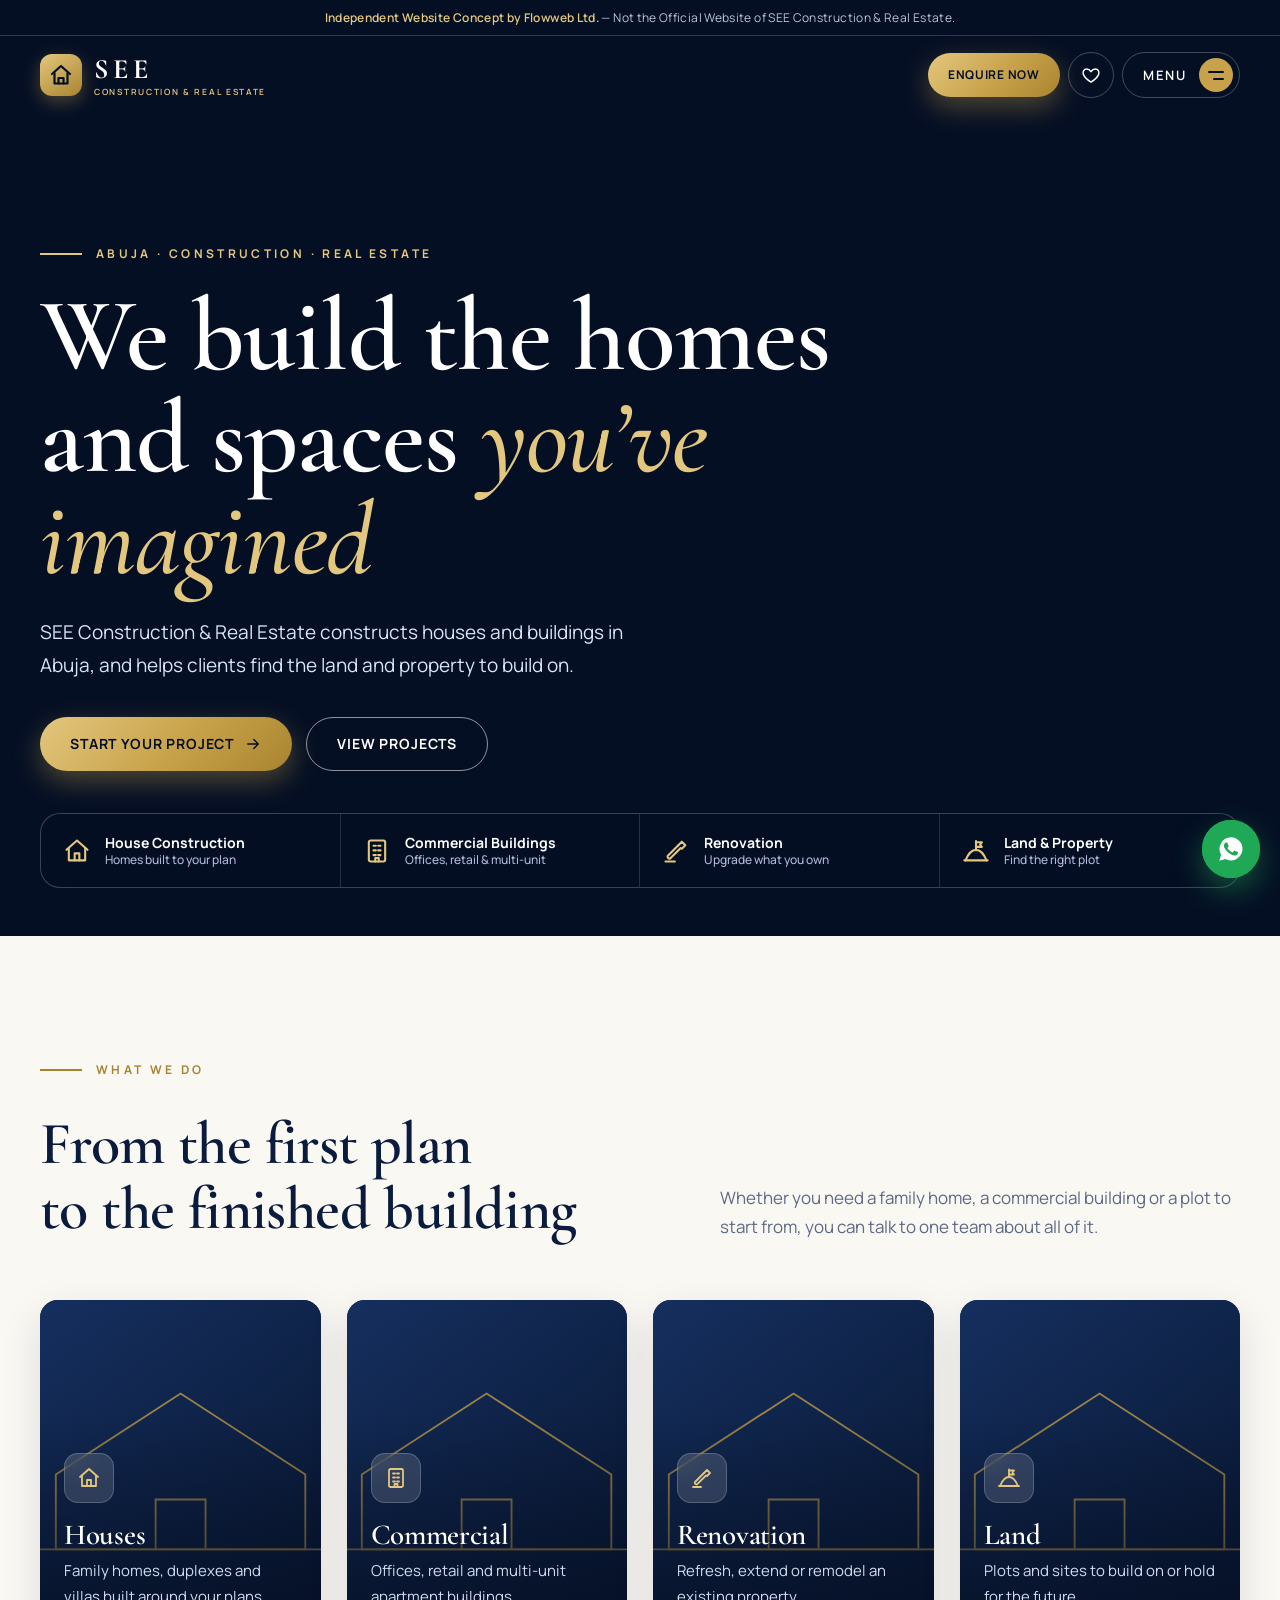
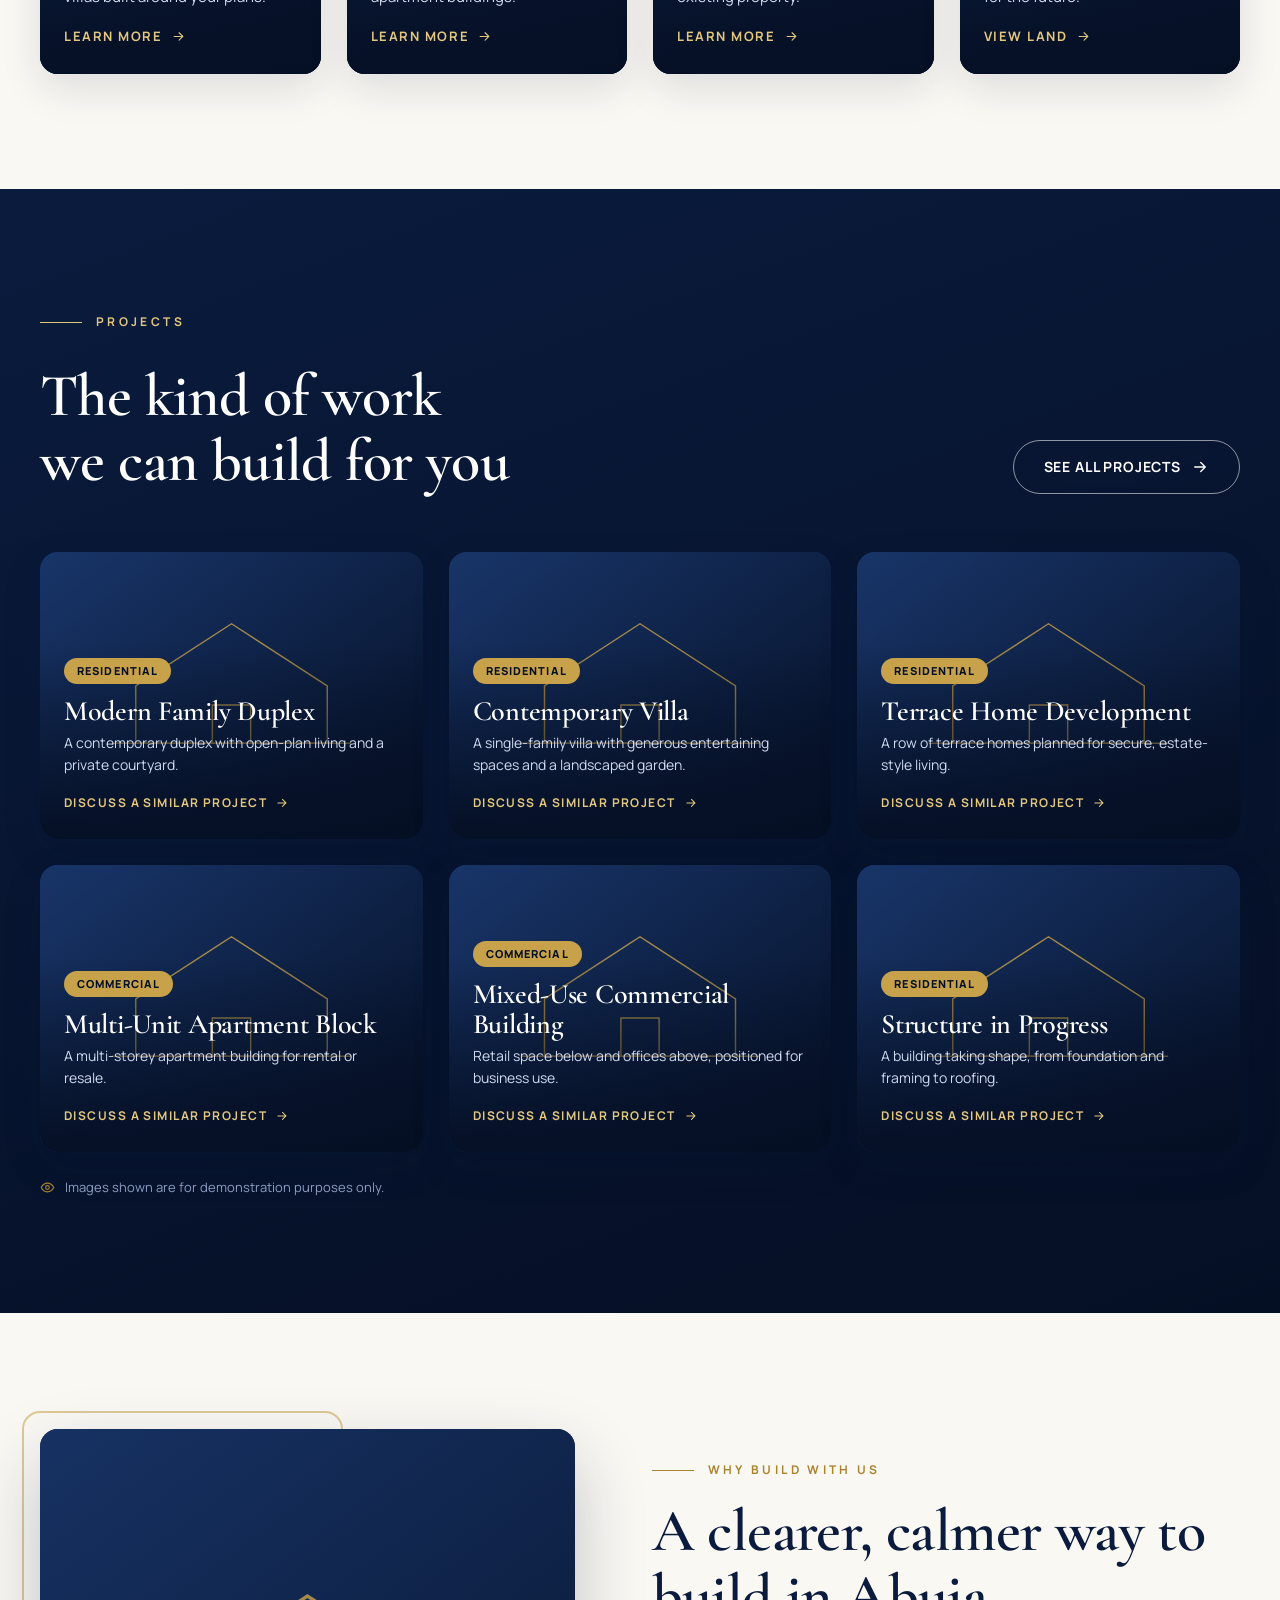
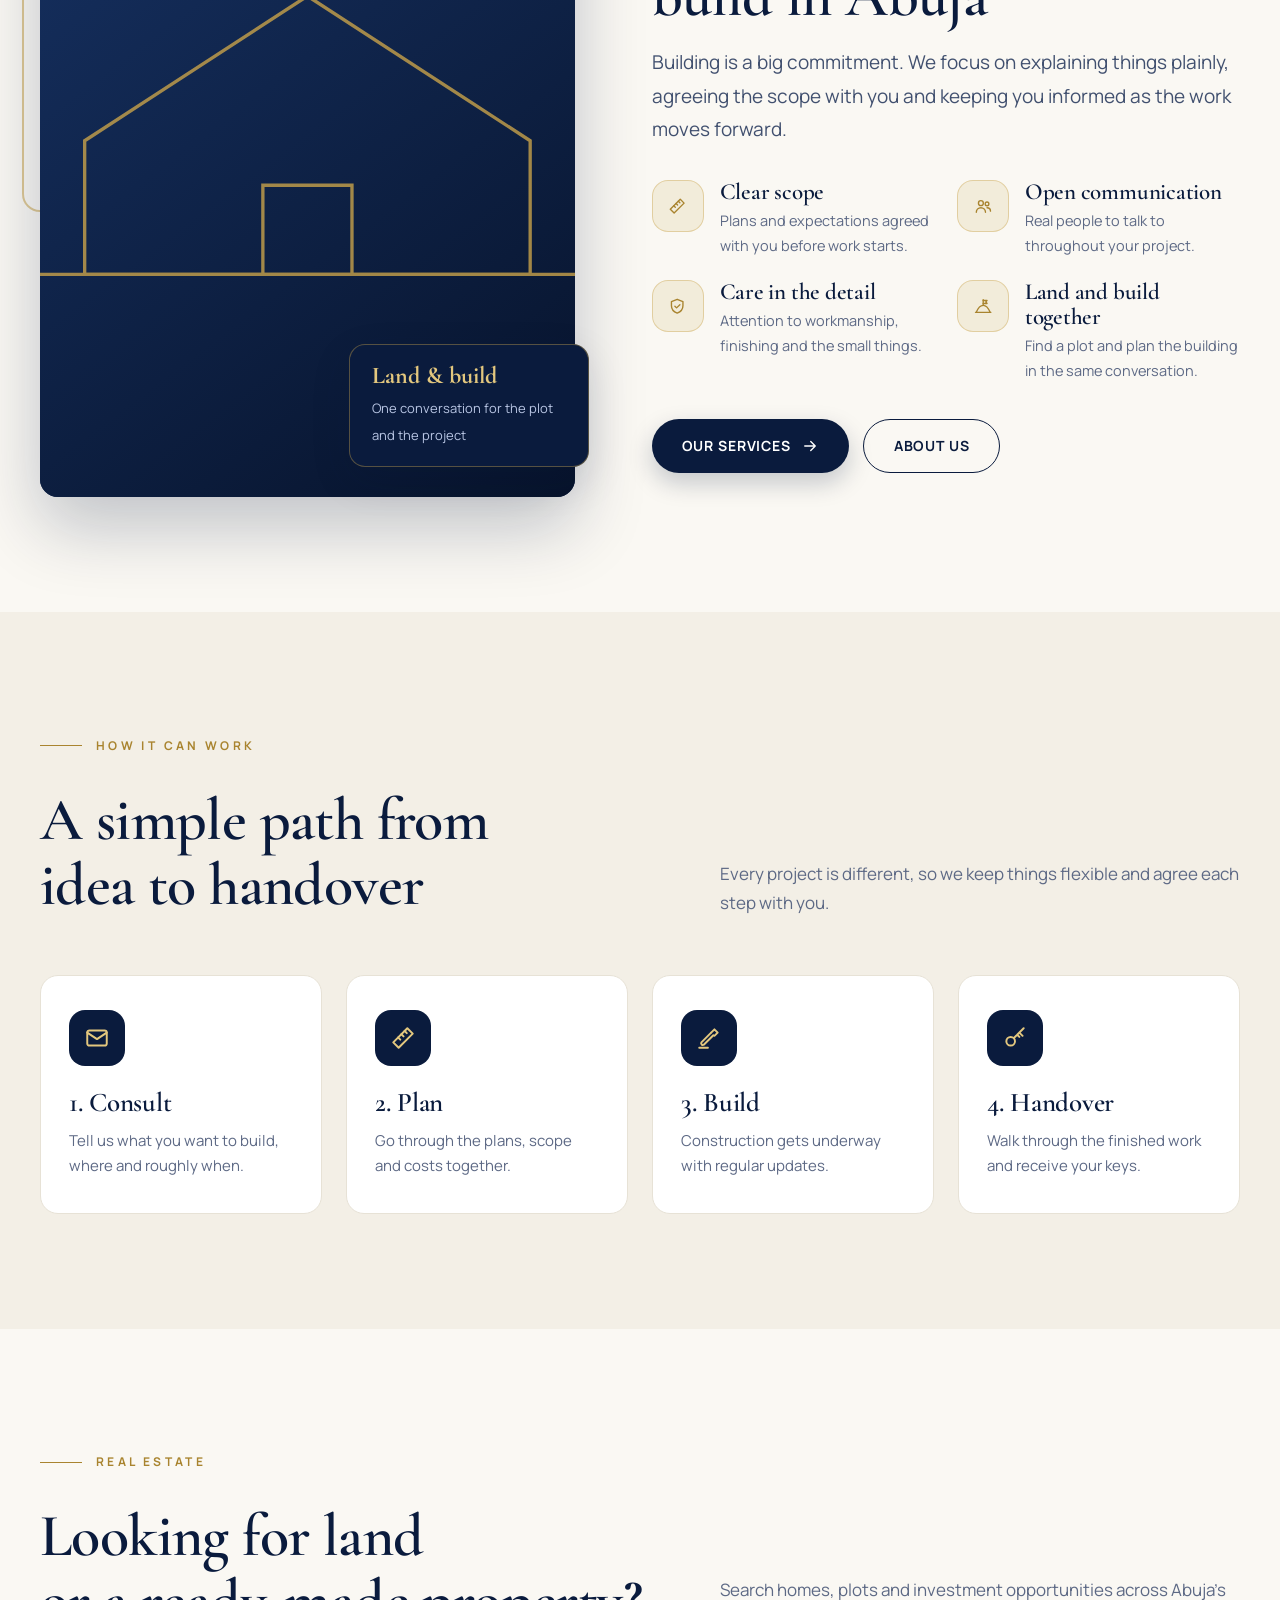
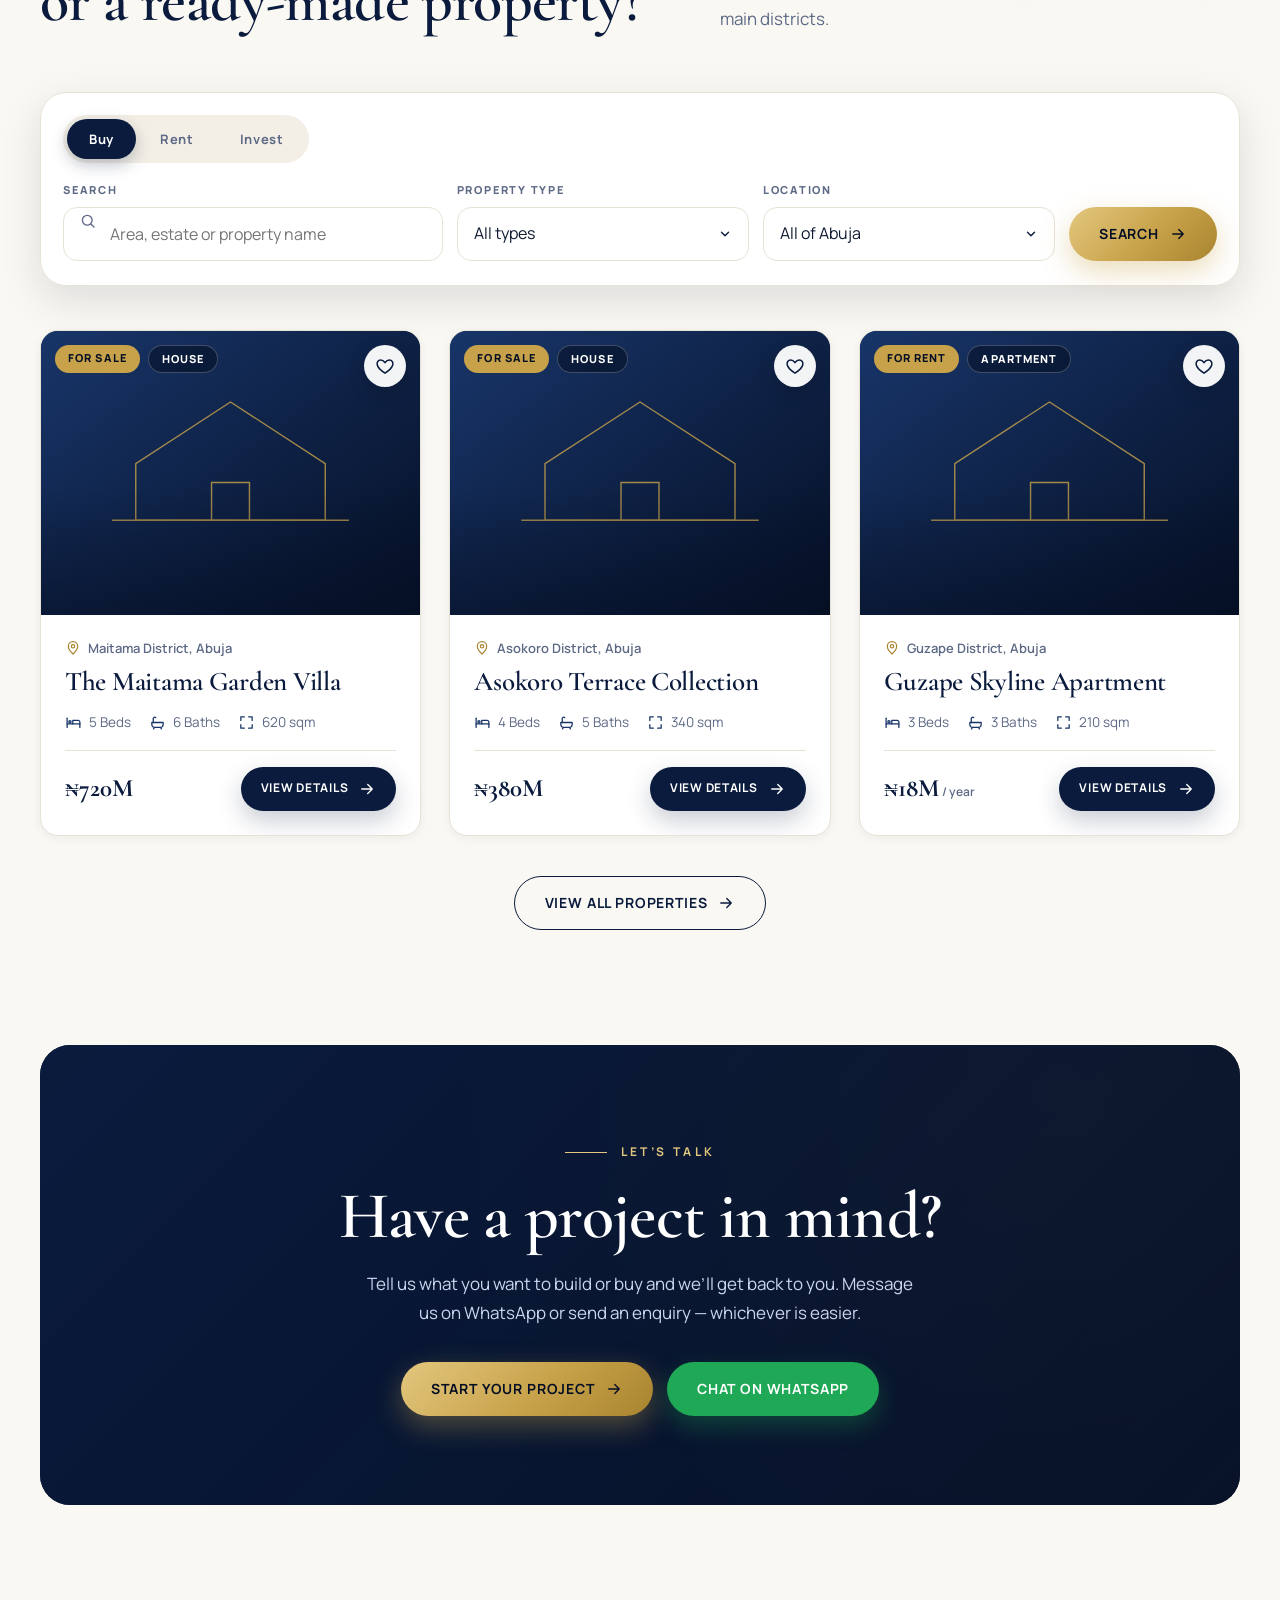
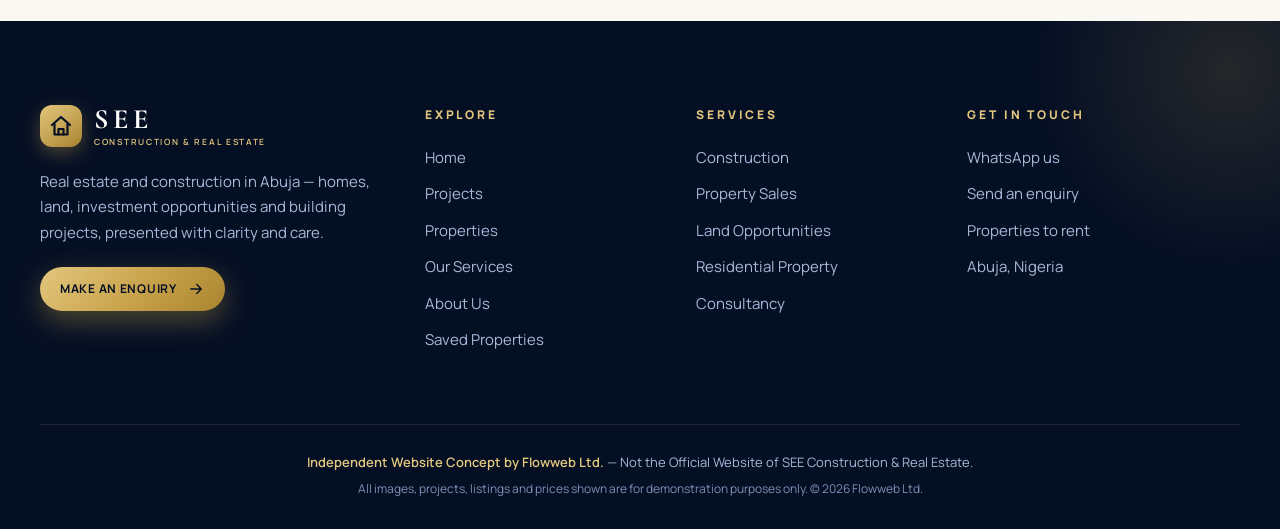
<file: index.html>
<!doctype html>
<html lang="en">
<head>
<meta charset="utf-8">
<meta name="viewport" content="width=device-width,initial-scale=1,viewport-fit=cover">
<title>SEE Construction & Real Estate — Building and Property in Abuja</title>
<meta name="description" content="SEE Construction & Real Estate constructs houses and buildings in Abuja and helps clients find land and property.">
<meta name="theme-color" content="#0a1b3d">
<link rel="preconnect" href="https://fonts.googleapis.com">
<link rel="preconnect" href="https://fonts.gstatic.com" crossorigin>
<link href="https://fonts.googleapis.com/css2?family=Cormorant+Garamond:ital,wght@0,500;0,600;0,700;1,500&family=Manrope:wght@400;500;600;700;800&display=swap" rel="stylesheet">
<link rel="stylesheet" href="assets/css/styles.css">
<script>document.documentElement.classList.add('js')</script>
</head>
<body data-page="home">
<main id="main">

  <!-- HERO -->
  <section class="hero">
    <div class="hero-slides" id="heroSlides" aria-hidden="true"></div>
    <div class="hero-overlay"></div>

    <div class="container hero-inner hero-anim">
      <span class="eyebrow light">Abuja &middot; Construction &middot; Real Estate</span>
      <h1>We build the homes and spaces <em>you&rsquo;ve imagined</em></h1>
      <p class="lead">SEE Construction &amp; Real Estate constructs houses and buildings in Abuja, and helps clients find the land and property to build on.</p>
      <div class="hero-actions">
        <a class="btn btn-gold" href="contact.html?topic=construction">Start Your Project <i data-icon="arrow" data-cls="arr"></i></a>
        <a class="btn btn-ghost" href="projects.html">View Projects</a>
      </div>
    </div>

    <div class="container hero-wrap">
      <nav class="hero-strip" aria-label="What we do">
        <a href="services.html#construction"><i data-icon="home"></i><span>House Construction<small>Homes built to your plan</small></span></a>
        <a href="services.html#construction"><i data-icon="building"></i><span>Commercial Buildings<small>Offices, retail &amp; multi-unit</small></span></a>
        <a href="services.html#construction"><i data-icon="hammer"></i><span>Renovation<small>Upgrade what you own</small></span></a>
        <a href="properties.html"><i data-icon="land"></i><span>Land &amp; Property<small>Find the right plot</small></span></a>
      </nav>
    </div>
  </section>

  <!-- WHAT WE BUILD -->
  <section class="section">
    <div class="container">
      <div class="section-head reveal">
        <div>
          <span class="eyebrow">What we do</span>
          <h2 style="margin-top:16px">From the first plan <br>to the finished building</h2>
        </div>
        <p class="sub">Whether you need a family home, a commercial building or a plot to start from, you can talk to one team about all of it.</p>
      </div>
      <div class="cat-grid four">
        <a class="cat-card reveal d1" href="services.html#construction">
          <img src="https://images.unsplash.com/photo-1600596542815-ffad4c1539a9?auto=format&fit=crop&w=800&q=75" alt="Modern house exterior" loading="lazy" onerror="seeImgErr(this)">
          <div class="cat-body"><div class="ico"><i data-icon="home"></i></div><h3>Houses</h3><p>Family homes, duplexes and villas built around your plans.</p><span class="cat-link">Learn more <i data-icon="arrow"></i></span></div>
        </a>
        <a class="cat-card reveal d2" href="services.html#construction">
          <img src="https://images.unsplash.com/photo-1486406146926-c627a92ad1ab?auto=format&fit=crop&w=800&q=75" alt="Commercial building" loading="lazy" onerror="seeImgErr(this)">
          <div class="cat-body"><div class="ico"><i data-icon="building"></i></div><h3>Commercial</h3><p>Offices, retail and multi-unit apartment buildings.</p><span class="cat-link">Learn more <i data-icon="arrow"></i></span></div>
        </a>
        <a class="cat-card reveal d3" href="services.html#construction">
          <img src="https://images.unsplash.com/photo-1600607687939-ce8a6c25118c?auto=format&fit=crop&w=800&q=75" alt="Renovated interior" loading="lazy" onerror="seeImgErr(this)">
          <div class="cat-body"><div class="ico"><i data-icon="hammer"></i></div><h3>Renovation</h3><p>Refresh, extend or remodel an existing property.</p><span class="cat-link">Learn more <i data-icon="arrow"></i></span></div>
        </a>
        <a class="cat-card reveal d4" href="properties.html?cat=land">
          <img src="https://images.unsplash.com/photo-1500382017468-9049fed747ef?auto=format&fit=crop&w=800&q=75" alt="Open land for development" loading="lazy" onerror="seeImgErr(this)">
          <div class="cat-body"><div class="ico"><i data-icon="land"></i></div><h3>Land</h3><p>Plots and sites to build on or hold for the future.</p><span class="cat-link">View land <i data-icon="arrow"></i></span></div>
        </a>
      </div>
    </div>
  </section>

  <!-- PROJECTS -->
  <section class="section dark">
    <div class="container">
      <div class="section-head reveal">
        <div>
          <span class="eyebrow light">Projects</span>
          <h2 style="margin-top:16px">The kind of work <br>we can build for you</h2>
        </div>
        <a class="btn btn-ghost" href="projects.html">See all projects <i data-icon="arrow" data-cls="arr"></i></a>
      </div>
      <div class="proj-grid" id="projects"></div>
      <p class="demo-note reveal"><i data-icon="eye"></i>Images shown are for demonstration purposes only.</p>
    </div>
  </section>

  <!-- WHY -->
  <section class="section">
    <div class="container split">
      <div class="split-media reveal">
        <div class="frame">
          <img src="https://images.unsplash.com/photo-1541888946425-d81bb19240f5?auto=format&fit=crop&w=1000&q=75" alt="Building under construction" loading="lazy" onerror="seeImgErr(this)">
        </div>
        <div class="float-tag"><b>Land &amp; build</b><span>One conversation for the plot and the project</span></div>
      </div>
      <div class="reveal d1">
        <span class="eyebrow">Why build with us</span>
        <h2 class="h2" style="margin:18px 0 18px">A clearer, calmer way to build in Abuja</h2>
        <p class="lead" style="color:#41506f">Building is a big commitment. We focus on explaining things plainly, agreeing the scope with you and keeping you informed as the work moves forward.</p>
        <div class="value-grid" style="margin-top:34px">
          <div class="value"><div class="ico"><i data-icon="ruler"></i></div><div><h4>Clear scope</h4><p>Plans and expectations agreed with you before work starts.</p></div></div>
          <div class="value"><div class="ico"><i data-icon="users"></i></div><div><h4>Open communication</h4><p>Real people to talk to throughout your project.</p></div></div>
          <div class="value"><div class="ico"><i data-icon="shield"></i></div><div><h4>Care in the detail</h4><p>Attention to workmanship, finishing and the small things.</p></div></div>
          <div class="value"><div class="ico"><i data-icon="land"></i></div><div><h4>Land and build together</h4><p>Find a plot and plan the building in the same conversation.</p></div></div>
        </div>
        <div style="margin-top:36px;display:flex;gap:14px;flex-wrap:wrap">
          <a class="btn btn-navy" href="services.html">Our services <i data-icon="arrow" data-cls="arr"></i></a>
          <a class="btn btn-outline" href="about.html">About us</a>
        </div>
      </div>
    </div>
  </section>

  <!-- PROCESS -->
  <section class="section alt">
    <div class="container">
      <div class="section-head reveal">
        <div><span class="eyebrow">How it can work</span><h2 style="margin-top:16px">A simple path from <br>idea to handover</h2></div>
        <p class="sub">Every project is different, so we keep things flexible and agree each step with you.</p>
      </div>
      <div class="values-4">
        <div class="v-card reveal d1"><div class="ico"><i data-icon="mail"></i></div><h3>1. Consult</h3><p>Tell us what you want to build, where and roughly when.</p></div>
        <div class="v-card reveal d2"><div class="ico"><i data-icon="ruler"></i></div><h3>2. Plan</h3><p>Go through the plans, scope and costs together.</p></div>
        <div class="v-card reveal d3"><div class="ico"><i data-icon="hammer"></i></div><h3>3. Build</h3><p>Construction gets underway with regular updates.</p></div>
        <div class="v-card reveal d4"><div class="ico"><i data-icon="key"></i></div><h3>4. Handover</h3><p>Walk through the finished work and receive your keys.</p></div>
      </div>
    </div>
  </section>

  <!-- REAL ESTATE -->
  <section class="section">
    <div class="container">
      <div class="section-head reveal">
        <div>
          <span class="eyebrow">Real estate</span>
          <h2 style="margin-top:16px">Looking for land <br>or a ready-made property?</h2>
        </div>
        <p class="sub">Search homes, plots and investment opportunities across Abuja&rsquo;s main districts.</p>
      </div>

      <form class="search-panel flat reveal" id="heroSearch" action="properties.html" method="get" role="search">
        <div class="seg" role="radiogroup" aria-label="I am looking to">
          <label><input type="radio" name="mode" value="Sale" checked><span>Buy</span></label>
          <label><input type="radio" name="mode" value="Rent"><span>Rent</span></label>
          <label><input type="radio" name="mode" value="Invest"><span>Invest</span></label>
        </div>
        <div class="search-grid">
          <div class="field field-icon">
            <label for="hq">Search</label>
            <i data-icon="search"></i>
            <input id="hq" name="q" type="search" placeholder="Area, estate or property name" autocomplete="off">
          </div>
          <div class="field"><label for="ht">Property type</label><select id="ht" name="type"><option value="">All types</option></select></div>
          <div class="field"><label for="hl">Location</label><select id="hl" name="loc"><option value="">All of Abuja</option></select></div>
          <button class="btn btn-gold" type="submit">Search <i data-icon="arrow" data-cls="arr"></i></button>
        </div>
      </form>

      <div class="grid-3" id="featured" style="margin-top:44px"></div>
      <div style="text-align:center;margin-top:40px"><a class="btn btn-outline" href="properties.html">View all properties <i data-icon="arrow" data-cls="arr"></i></a></div>
    </div>
  </section>

  <!-- CTA -->
  <section class="section" style="padding-top:0">
    <div class="container">
      <div class="cta reveal" style="--cta-img:url('https://images.unsplash.com/photo-1503387762-592deb58ef4e?auto=format&fit=crop&w=1600&q=70')">
        <span class="eyebrow light">Let&rsquo;s talk</span>
        <h2>Have a project in mind?</h2>
        <p>Tell us what you want to build or buy and we&rsquo;ll get back to you. Message us on WhatsApp or send an enquiry &mdash; whichever is easier.</p>
        <div class="row">
          <a class="btn btn-gold" href="contact.html?topic=construction">Start your project <i data-icon="arrow" data-cls="arr"></i></a>
          <a class="btn btn-wa" data-wa>Chat on WhatsApp</a>
        </div>
      </div>
    </div>
  </section>

</main>

<script src="assets/js/data.js"></script>
<script src="assets/js/app.js"></script>
<script>
(function(){
  var A=SEEApp,S=A.S;

  // hero slideshow (only slides that load are used)
  var wrap=document.getElementById('heroSlides'),slides=[],idx=0;
  S.hero.forEach(function(id){
    var url=S.img(id,1800),im=new Image();
    im.onload=function(){
      var d=document.createElement('div');d.className='slide';d.style.backgroundImage='url("'+url+'")';
      wrap.appendChild(d);slides.push(d);
      if(slides.length===1){requestAnimationFrame(function(){d.classList.add('active')});}
    };
    im.src=url;
  });
  setInterval(function(){
    if(slides.length<2)return;
    slides[idx].classList.remove('active');
    idx=(idx+1)%slides.length;
    slides[idx].classList.add('active');
  },6500);

  // search selects
  var ht=document.getElementById('ht'),hl=document.getElementById('hl');
  S.types.forEach(function(t){ht.insertAdjacentHTML('beforeend','<option>'+t+'</option>')});
  S.districts.forEach(function(d){hl.insertAdjacentHTML('beforeend','<option>'+d+'</option>')});
  document.getElementById('heroSearch').addEventListener('submit',function(e){
    e.preventDefault();
    var f=e.target,mode=f.mode.value,p=new URLSearchParams();
    if(f.q.value.trim())p.set('q',f.q.value.trim());
    if(f.type.value)p.set('type',f.type.value);
    if(f.loc.value)p.set('loc',f.loc.value);
    if(mode==='Invest')p.set('cat','investment');else p.set('purpose',mode);
    location.href='properties.html'+(p.toString()?'?'+p.toString():'');
  });

  // projects (first six)
  document.getElementById('projects').innerHTML=S.projects.slice(0,6).map(function(p,i){return A.projCard(p,i)}).join('');

  // featured properties (three)
  var feat=S.properties.filter(function(p){return p.featured}).slice(0,3);
  document.getElementById('featured').innerHTML=feat.map(function(p,i){return A.card(p,i)}).join('');

  A.refresh(document);
})();
</script>
</body>
</html>
</file>
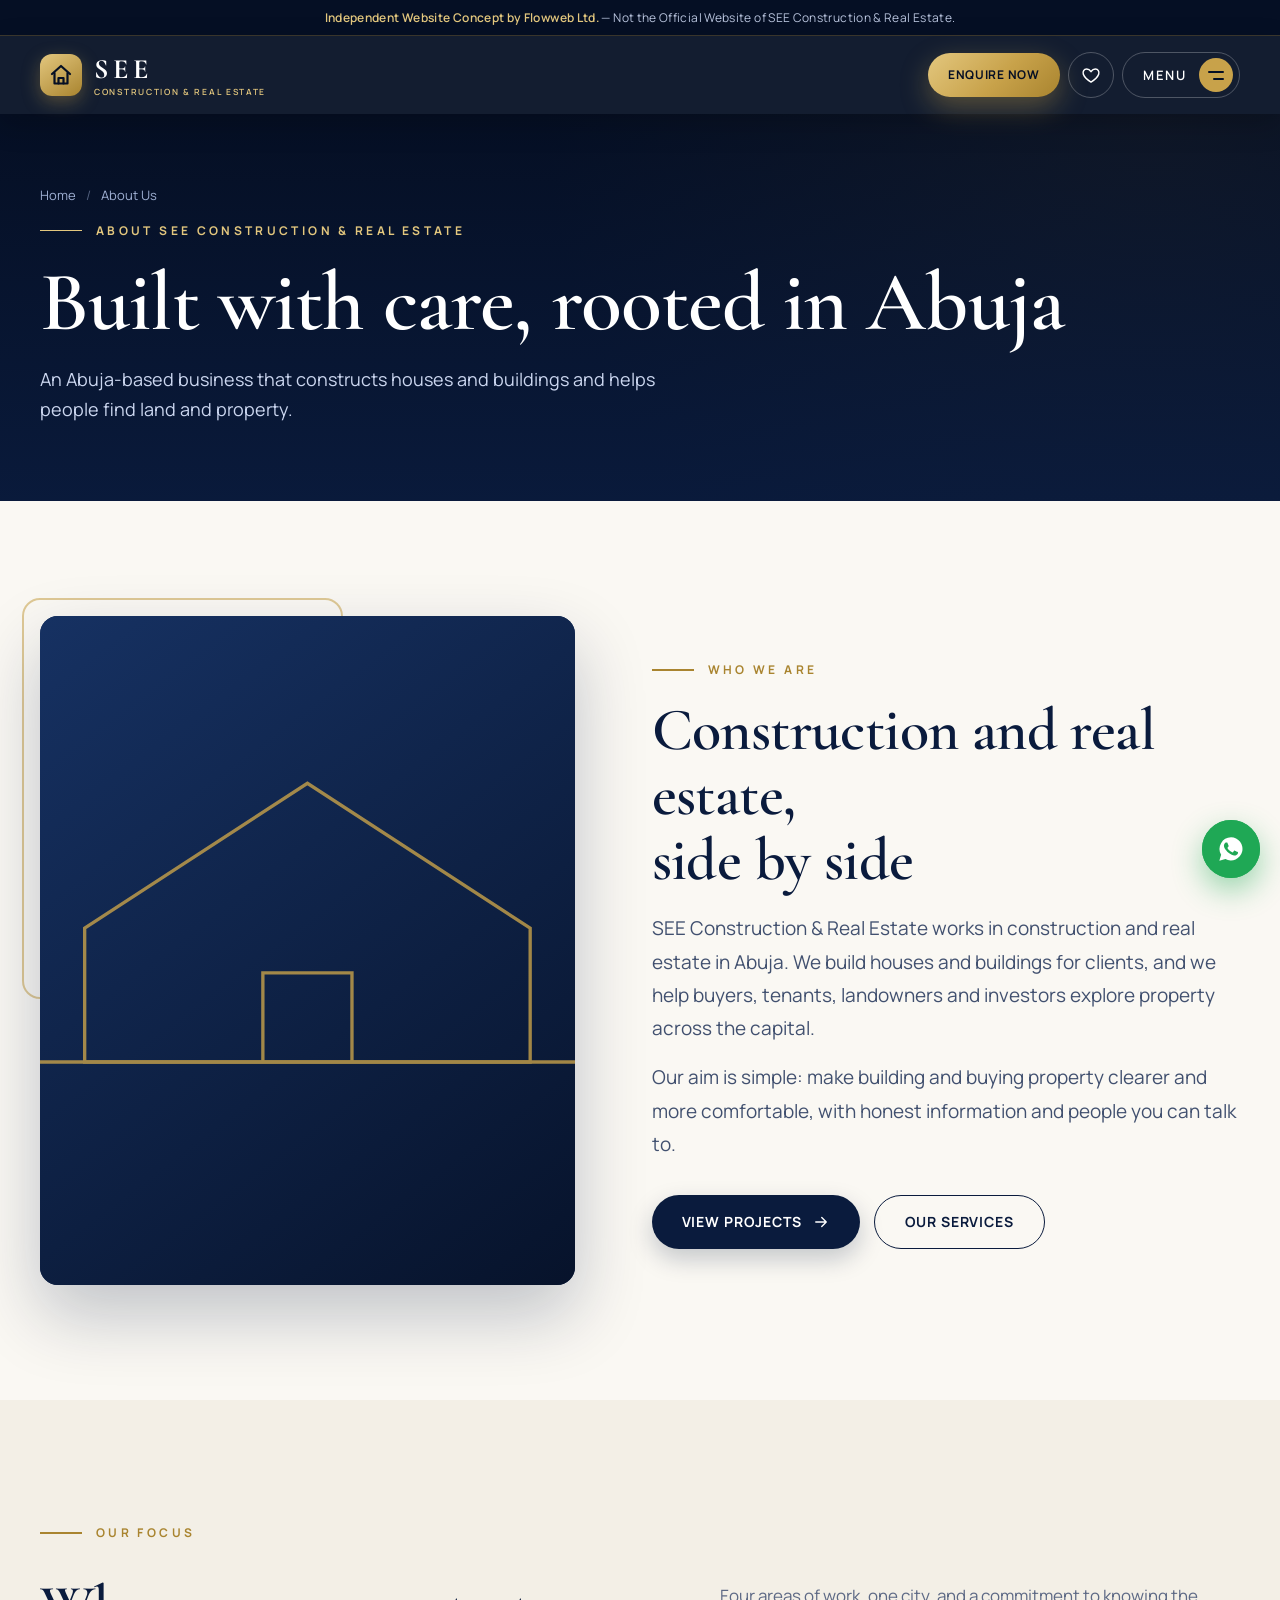
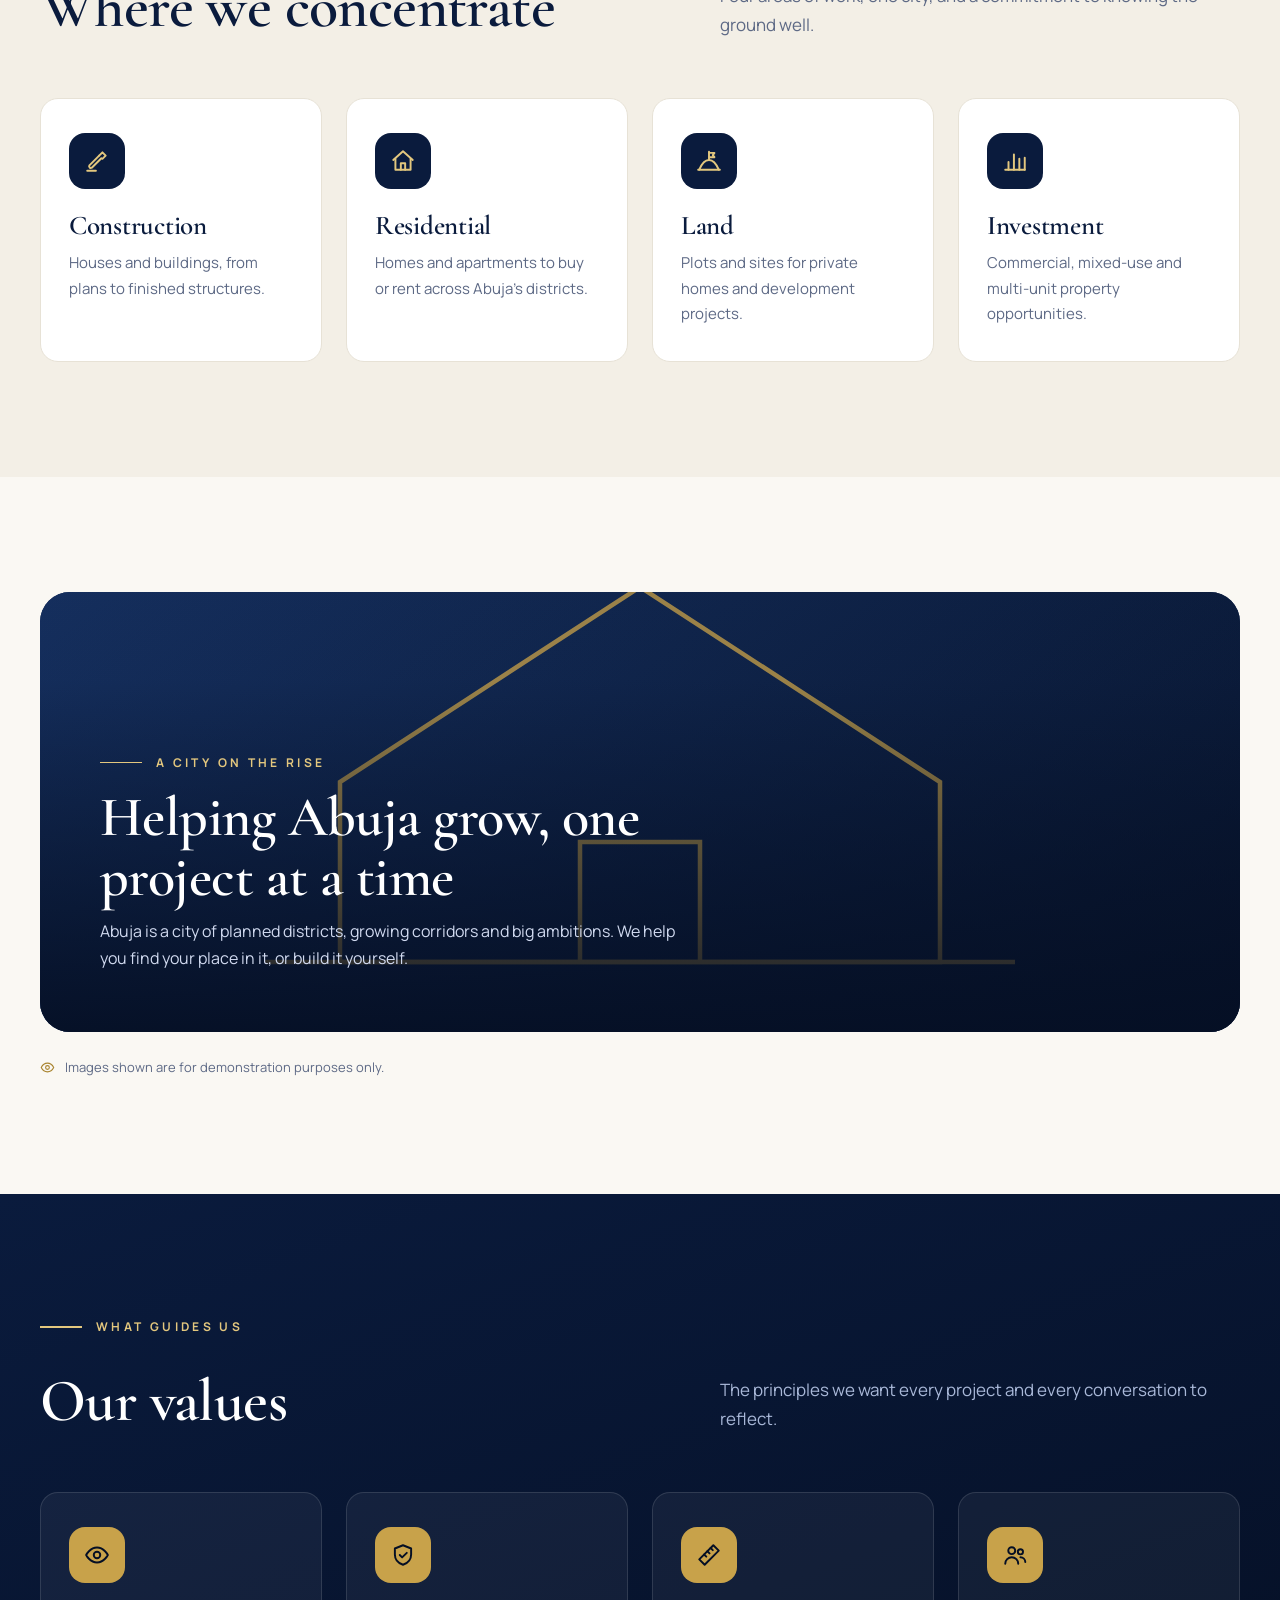
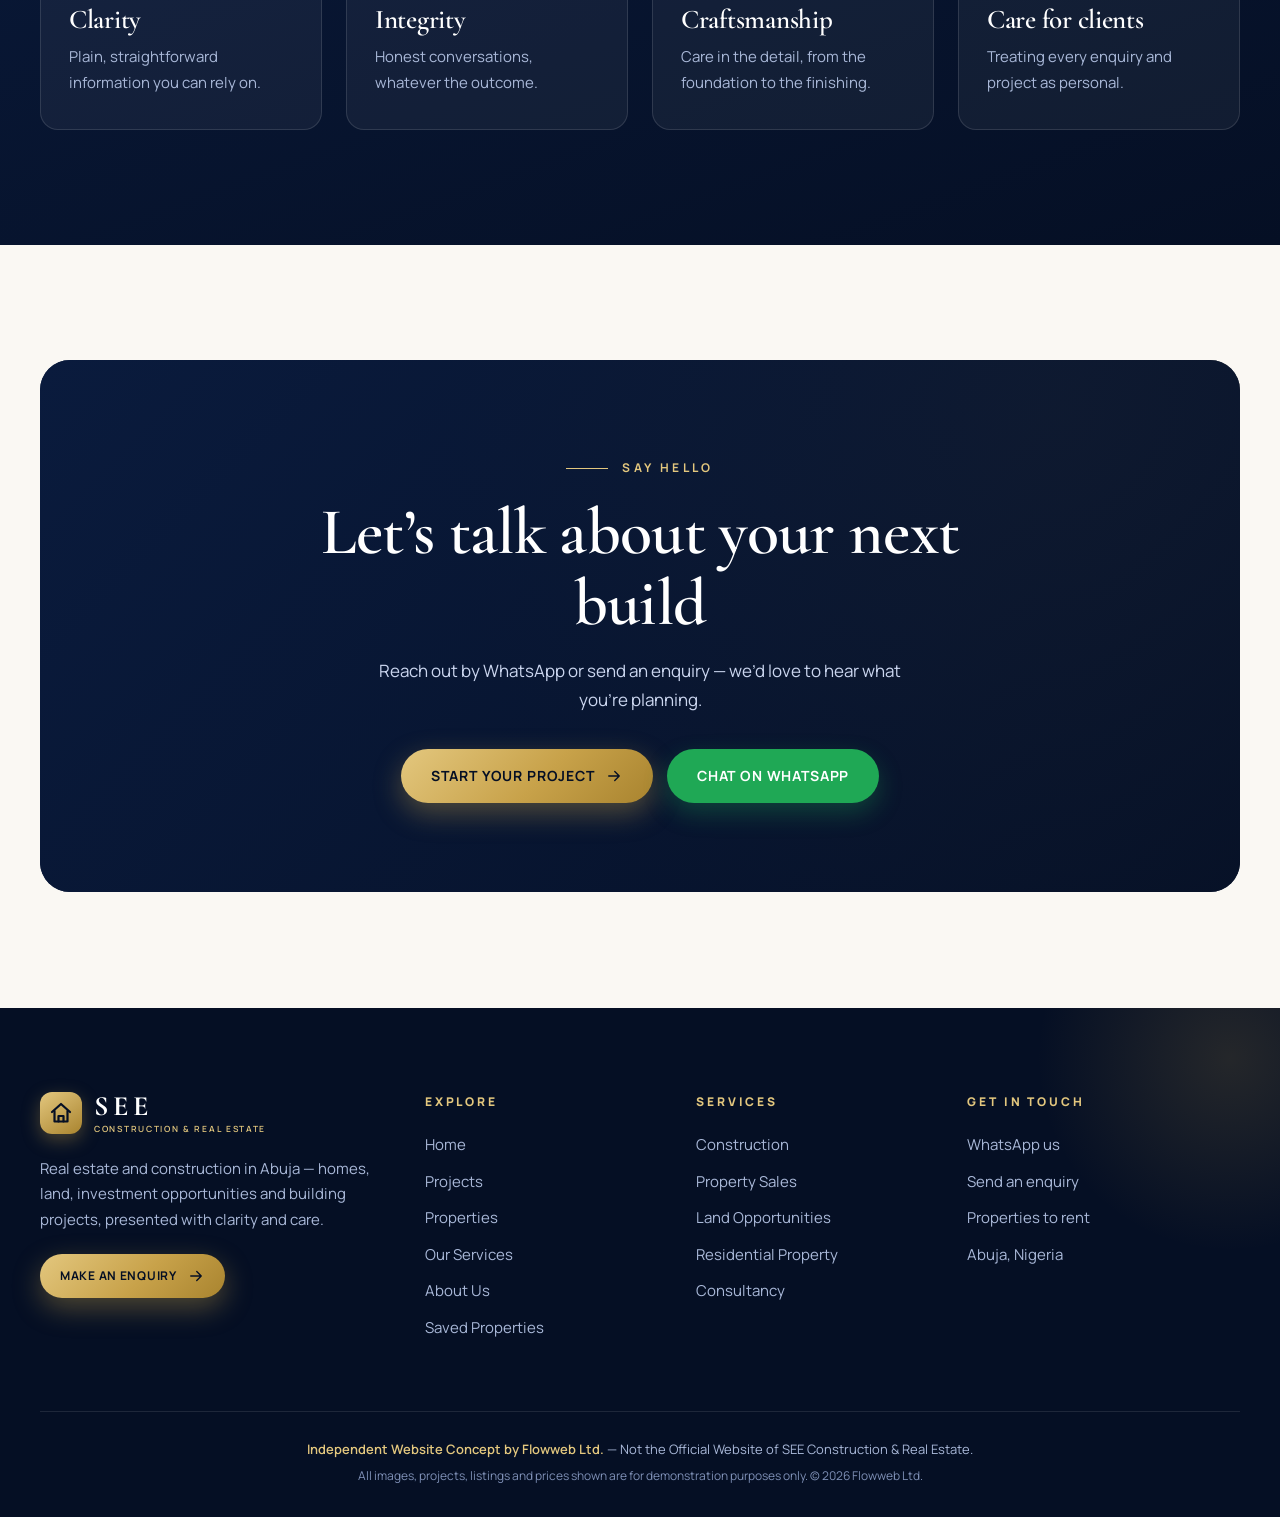
<file: about.html>
<!doctype html>
<html lang="en">
<head>
<meta charset="utf-8">
<meta name="viewport" content="width=device-width,initial-scale=1,viewport-fit=cover">
<title>About Us — SEE Construction & Real Estate</title>
<meta name="description" content="SEE Construction & Real Estate is an Abuja-based business working in construction and real estate.">
<meta name="theme-color" content="#0a1b3d">
<link rel="preconnect" href="https://fonts.googleapis.com">
<link rel="preconnect" href="https://fonts.gstatic.com" crossorigin>
<link href="https://fonts.googleapis.com/css2?family=Cormorant+Garamond:ital,wght@0,500;0,600;0,700;1,500&family=Manrope:wght@400;500;600;700;800&display=swap" rel="stylesheet">
<link rel="stylesheet" href="assets/css/styles.css">
<script>document.documentElement.classList.add('js')</script>
</head>
<body data-page="about">
<main id="main">

  <section class="page-hero" style="--hero:url('https://images.unsplash.com/photo-1503387762-592deb58ef4e?auto=format&fit=crop&w=1800&q=70')">
    <div class="container">
      <div class="crumbs"><a href="index.html">Home</a><span class="sep">/</span><span>About Us</span></div>
      <span class="eyebrow light">About SEE Construction &amp; Real Estate</span>
      <h1>Built with care, rooted in Abuja</h1>
      <p>An Abuja-based business that constructs houses and buildings and helps people find land and property.</p>
    </div>
  </section>

  <!-- intro -->
  <section class="section">
    <div class="container split">
      <div class="split-media reveal">
        <div class="frame"><img src="https://images.unsplash.com/photo-1541888946425-d81bb19240f5?auto=format&fit=crop&w=1000&q=75" alt="Building under construction" loading="lazy" onerror="seeImgErr(this)"></div>
      </div>
      <div class="reveal d1">
        <span class="eyebrow">Who we are</span>
        <h2 class="h2" style="margin:18px 0 20px">Construction and real estate, <br>side by side</h2>
        <p class="lead" style="color:#41506f;margin-bottom:16px">SEE Construction &amp; Real Estate works in construction and real estate in Abuja. We build houses and buildings for clients, and we help buyers, tenants, landowners and investors explore property across the capital.</p>
        <p class="lead" style="color:#41506f">Our aim is simple: make building and buying property clearer and more comfortable, with honest information and people you can talk to.</p>
        <div style="margin-top:34px;display:flex;gap:14px;flex-wrap:wrap">
          <a class="btn btn-navy" href="projects.html">View projects <i data-icon="arrow" data-cls="arr"></i></a>
          <a class="btn btn-outline" href="services.html">Our services</a>
        </div>
      </div>
    </div>
  </section>

  <!-- focus -->
  <section class="section alt">
    <div class="container">
      <div class="section-head reveal">
        <div><span class="eyebrow">Our focus</span><h2 style="margin-top:16px">Where we concentrate</h2></div>
        <p class="sub">Four areas of work, one city, and a commitment to knowing the ground well.</p>
      </div>
      <div class="values-4">
        <div class="v-card reveal d1"><div class="ico"><i data-icon="hammer"></i></div><h3>Construction</h3><p>Houses and buildings, from plans to finished structures.</p></div>
        <div class="v-card reveal d2"><div class="ico"><i data-icon="home"></i></div><h3>Residential</h3><p>Homes and apartments to buy or rent across Abuja&rsquo;s districts.</p></div>
        <div class="v-card reveal d3"><div class="ico"><i data-icon="land"></i></div><h3>Land</h3><p>Plots and sites for private homes and development projects.</p></div>
        <div class="v-card reveal d4"><div class="ico"><i data-icon="chart"></i></div><h3>Investment</h3><p>Commercial, mixed-use and multi-unit property opportunities.</p></div>
      </div>
    </div>
  </section>

  <!-- banner -->
  <section class="section">
    <div class="container">
      <div class="banner reveal">
        <img src="https://images.unsplash.com/photo-1486406146926-c627a92ad1ab?auto=format&fit=crop&w=1800&q=75" alt="City buildings" loading="lazy" onerror="seeImgErr(this)">
        <div class="in">
          <span class="eyebrow light">A city on the rise</span>
          <h2>Helping Abuja grow, one project at a time</h2>
          <p>Abuja is a city of planned districts, growing corridors and big ambitions. We help you find your place in it, or build it yourself.</p>
        </div>
      </div>
      <p class="demo-note"><i data-icon="eye"></i>Images shown are for demonstration purposes only.</p>
    </div>
  </section>

  <!-- values -->
  <section class="section dark">
    <div class="container">
      <div class="section-head reveal">
        <div><span class="eyebrow light">What guides us</span><h2 style="margin-top:16px">Our values</h2></div>
        <p class="sub">The principles we want every project and every conversation to reflect.</p>
      </div>
      <div class="values-4">
        <div class="v-card reveal d1" style="background:rgba(255,255,255,.05);border-color:rgba(255,255,255,.12)"><div class="ico" style="background:var(--gold);color:var(--navy-950)"><i data-icon="eye"></i></div><h3 style="color:#fff">Clarity</h3><p style="color:#a9b8d8">Plain, straightforward information you can rely on.</p></div>
        <div class="v-card reveal d2" style="background:rgba(255,255,255,.05);border-color:rgba(255,255,255,.12)"><div class="ico" style="background:var(--gold);color:var(--navy-950)"><i data-icon="shield"></i></div><h3 style="color:#fff">Integrity</h3><p style="color:#a9b8d8">Honest conversations, whatever the outcome.</p></div>
        <div class="v-card reveal d3" style="background:rgba(255,255,255,.05);border-color:rgba(255,255,255,.12)"><div class="ico" style="background:var(--gold);color:var(--navy-950)"><i data-icon="ruler"></i></div><h3 style="color:#fff">Craftsmanship</h3><p style="color:#a9b8d8">Care in the detail, from the foundation to the finishing.</p></div>
        <div class="v-card reveal d4" style="background:rgba(255,255,255,.05);border-color:rgba(255,255,255,.12)"><div class="ico" style="background:var(--gold);color:var(--navy-950)"><i data-icon="users"></i></div><h3 style="color:#fff">Care for clients</h3><p style="color:#a9b8d8">Treating every enquiry and project as personal.</p></div>
      </div>
    </div>
  </section>

  <section class="section">
    <div class="container">
      <div class="cta reveal" style="--cta-img:url('https://images.unsplash.com/photo-1503387762-592deb58ef4e?auto=format&fit=crop&w=1600&q=70')">
        <span class="eyebrow light">Say hello</span>
        <h2>Let&rsquo;s talk about your next build</h2>
        <p>Reach out by WhatsApp or send an enquiry &mdash; we&rsquo;d love to hear what you&rsquo;re planning.</p>
        <div class="row">
          <a class="btn btn-gold" href="contact.html?topic=construction">Start your project <i data-icon="arrow" data-cls="arr"></i></a>
          <a class="btn btn-wa" data-wa>Chat on WhatsApp</a>
        </div>
      </div>
    </div>
  </section>
</main>
<script src="assets/js/data.js"></script>
<script src="assets/js/app.js"></script>
</body>
</html>
</file>
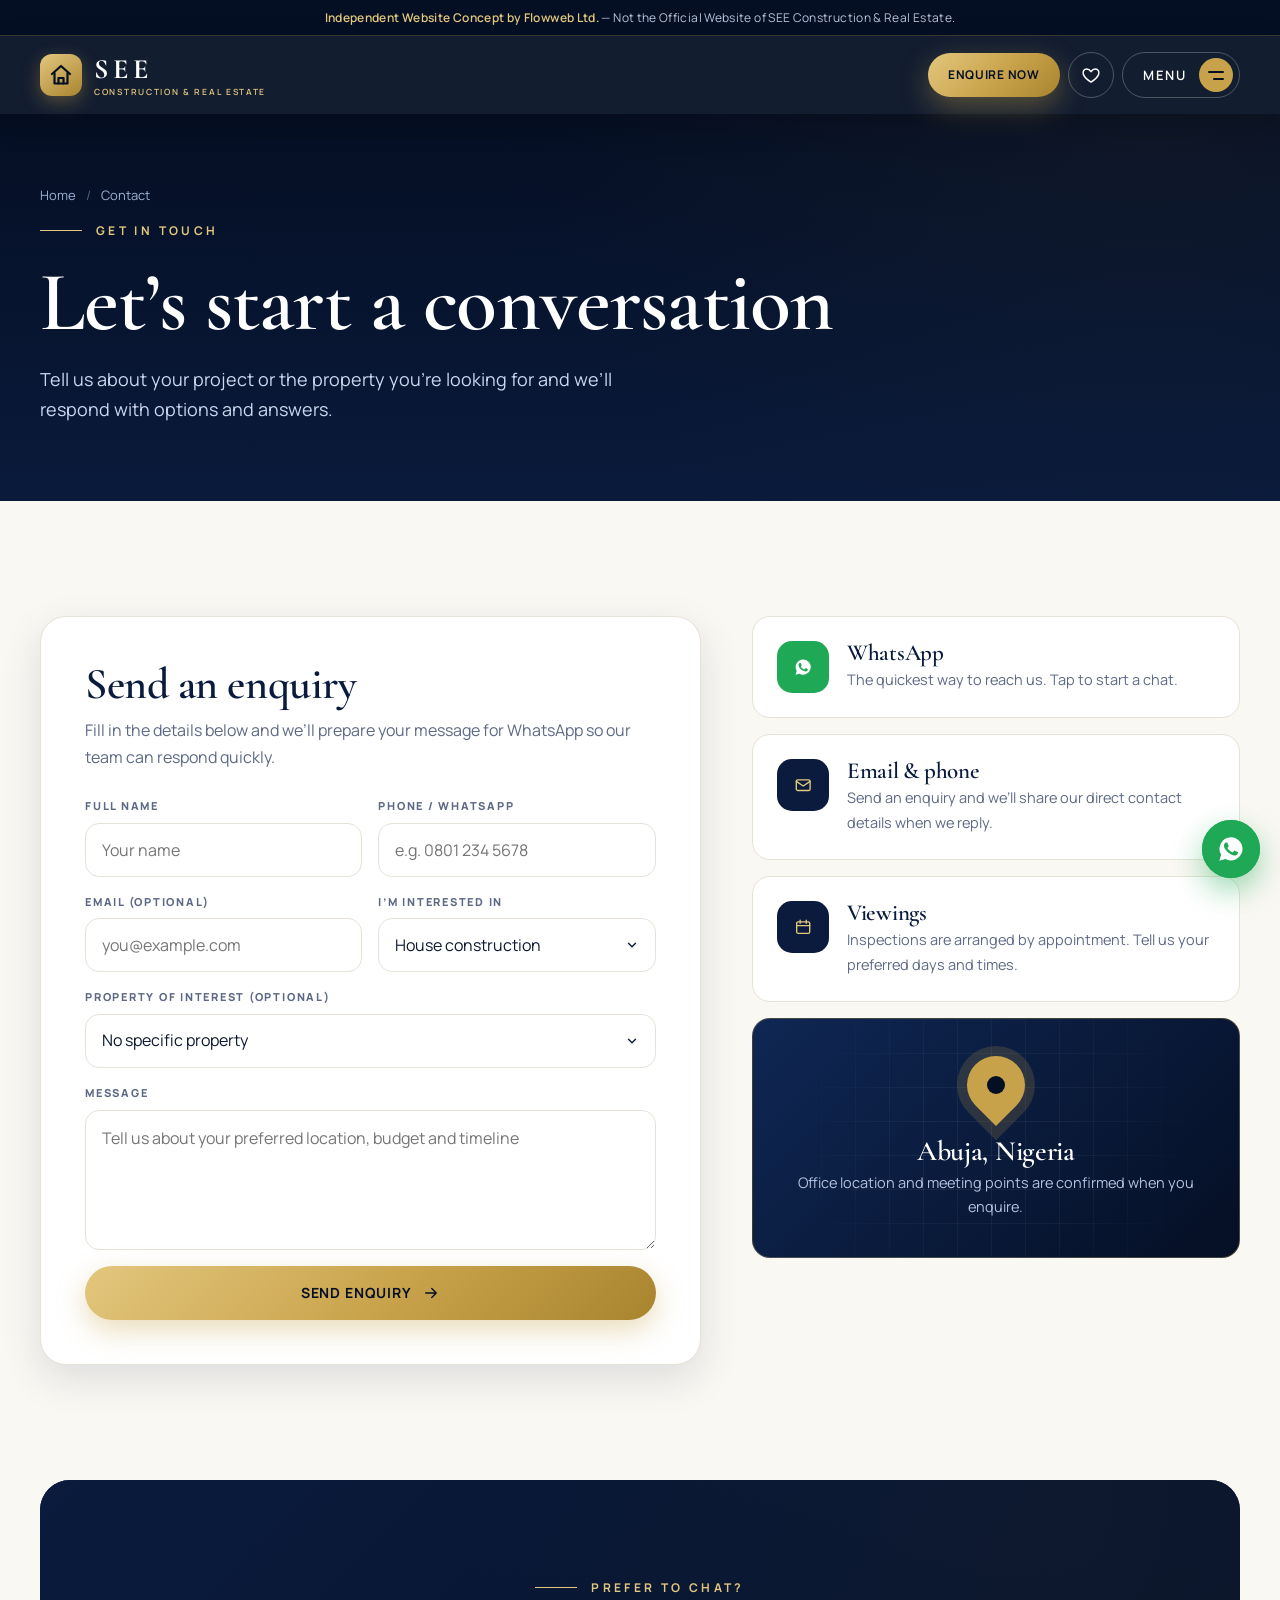
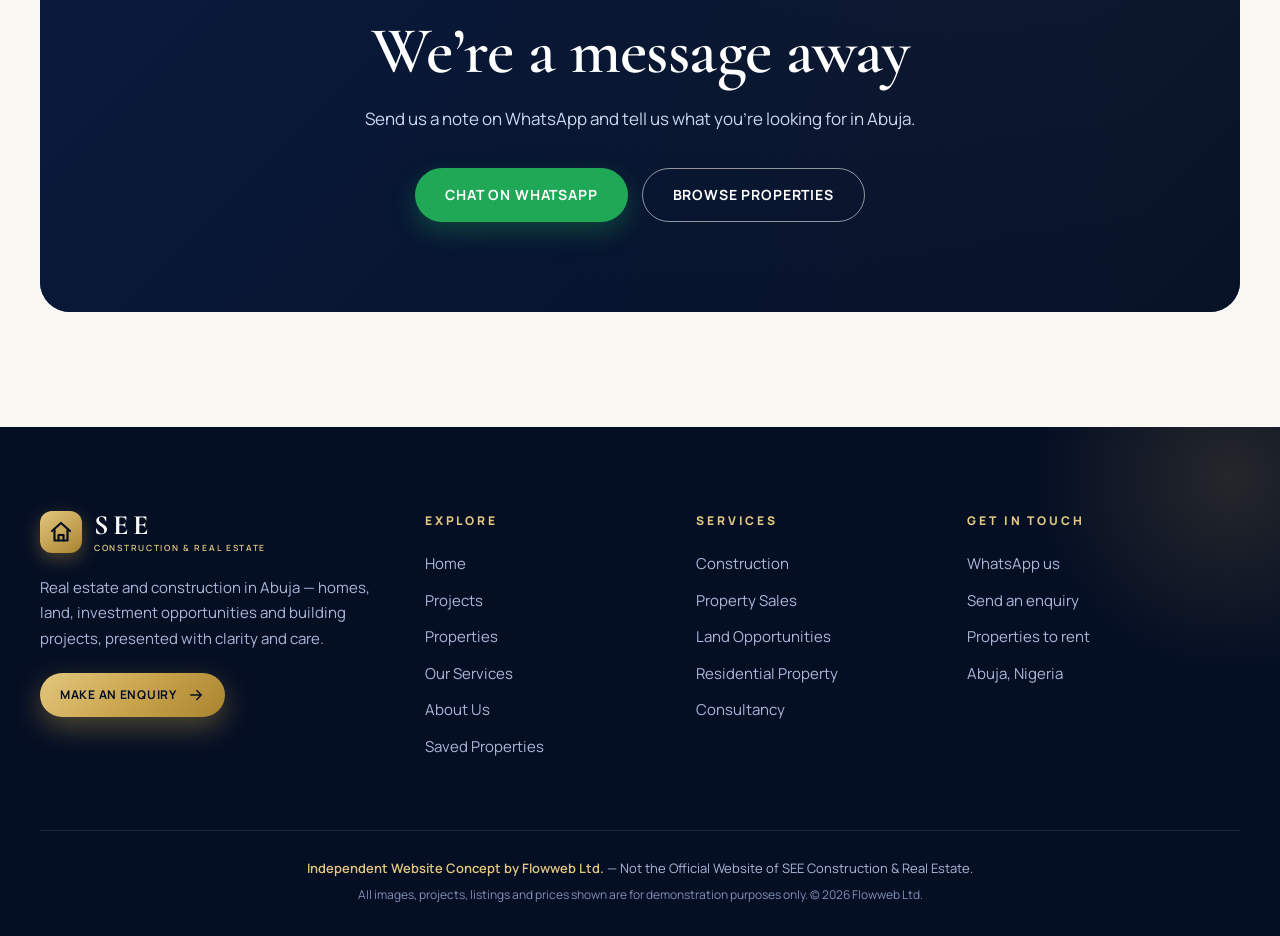
<file: contact.html>
<!doctype html>
<html lang="en">
<head>
<meta charset="utf-8">
<meta name="viewport" content="width=device-width,initial-scale=1,viewport-fit=cover">
<title>Contact — SEE Construction & Real Estate</title>
<meta name="description" content="Get in touch with SEE Construction & Real Estate by WhatsApp or send an enquiry about homes, land and investment property in Abuja.">
<meta name="theme-color" content="#0a1b3d">
<link rel="preconnect" href="https://fonts.googleapis.com">
<link rel="preconnect" href="https://fonts.gstatic.com" crossorigin>
<link href="https://fonts.googleapis.com/css2?family=Cormorant+Garamond:ital,wght@0,500;0,600;0,700;1,500&family=Manrope:wght@400;500;600;700;800&display=swap" rel="stylesheet">
<link rel="stylesheet" href="assets/css/styles.css">
<script>document.documentElement.classList.add('js')</script>
</head>
<body data-page="contact">
<main id="main">

  <section class="page-hero" style="--hero:url('https://images.unsplash.com/photo-1600585154340-be6161a56a0c?auto=format&fit=crop&w=1800&q=70')">
    <div class="container">
      <div class="crumbs"><a href="index.html">Home</a><span class="sep">/</span><span>Contact</span></div>
      <span class="eyebrow light">Get in touch</span>
      <h1>Let&rsquo;s start a conversation</h1>
      <p>Tell us about your project or the property you&rsquo;re looking for and we&rsquo;ll respond with options and answers.</p>
    </div>
  </section>

  <section class="section">
    <div class="container contact-grid">

      <div class="form-card reveal" id="form">
        <h2>Send an enquiry</h2>
        <p>Fill in the details below and we&rsquo;ll prepare your message for WhatsApp so our team can respond quickly.</p>
        <form id="enquiryForm" novalidate>
          <div class="form-grid">
            <div class="field"><label for="name">Full name</label><input id="name" name="name" type="text" autocomplete="name" required placeholder="Your name"></div>
            <div class="field"><label for="phone">Phone / WhatsApp</label><input id="phone" name="phone" type="tel" autocomplete="tel" required placeholder="e.g. 0801 234 5678"></div>
            <div class="field"><label for="email">Email (optional)</label><input id="email" name="email" type="email" autocomplete="email" placeholder="you@example.com"></div>
            <div class="field"><label for="interest">I&rsquo;m interested in</label>
              <select id="interest" name="interest">
                <option>House construction</option><option>Commercial or multi-unit building</option><option>Renovation or remodelling</option>
                <option>Buying a property</option><option>Renting a property</option><option>Land</option>
                <option>Investment opportunities</option><option>Consultancy</option><option>Something else</option>
              </select></div>
            <div class="field full"><label for="property">Property of interest (optional)</label>
              <select id="property" name="property"><option value="">No specific property</option></select></div>
            <div class="field full"><label for="message">Message</label><textarea id="message" name="message" placeholder="Tell us about your preferred location, budget and timeline"></textarea></div>
            <div class="full"><button class="btn btn-gold btn-block" type="submit">Send enquiry <i data-icon="arrow" data-cls="arr"></i></button></div>
          </div>
          <p id="formError" role="alert" style="color:#b3261e;font-size:14px;margin-top:14px;display:none"></p>
        </form>
        <div class="form-success" id="success" role="status">
          <b>Thank you &mdash; your enquiry is ready.</b><br>
          Tap below to send it to our team on WhatsApp.
          <br><a class="btn btn-wa" id="waSend" target="_blank" rel="noopener">Continue on WhatsApp</a>
        </div>
      </div>

      <div class="info-stack">
        <a class="info-card reveal d1" data-wa>
          <div class="ico wa"><svg class="i" viewBox="0 0 24 24" style="fill:currentColor;stroke:none" id="waGlyph"></svg></div>
          <div><h4>WhatsApp</h4><p>The quickest way to reach us. Tap to start a chat.</p></div>
        </a>
        <a class="info-card reveal d2" href="#form">
          <div class="ico"><i data-icon="mail"></i></div>
          <div><h4>Email &amp; phone</h4><p>Send an enquiry and we&rsquo;ll share our direct contact details when we reply.</p></div>
        </a>
        <div class="info-card reveal d3">
          <div class="ico"><i data-icon="calendar"></i></div>
          <div><h4>Viewings</h4><p>Inspections are arranged by appointment. Tell us your preferred days and times.</p></div>
        </div>
        <div class="map-card reveal d4">
          <div><div class="pin"><i></i></div><h4>Abuja, Nigeria</h4><p>Office location and meeting points are confirmed when you enquire.</p></div>
        </div>
      </div>

    </div>
  </section>

  <section class="section" style="padding-top:0">
    <div class="container">
      <div class="cta reveal" style="--cta-img:url('https://images.unsplash.com/photo-1613490493576-7fde63acd811?auto=format&fit=crop&w=1600&q=70')">
        <span class="eyebrow light">Prefer to chat?</span>
        <h2>We&rsquo;re a message away</h2>
        <p>Send us a note on WhatsApp and tell us what you&rsquo;re looking for in Abuja.</p>
        <div class="row"><a class="btn btn-wa" data-wa>Chat on WhatsApp</a><a class="btn btn-ghost" href="properties.html">Browse properties</a></div>
      </div>
    </div>
  </section>
</main>

<script src="assets/js/data.js"></script>
<script src="assets/js/app.js"></script>
<script>
(function(){
  var A=SEEApp,S=A.S,$=A.$;
  $('#waGlyph').innerHTML=A.WA.replace(/<\/?svg[^>]*>/g,'');

  var sel=$('#property');
  S.properties.forEach(function(p){sel.insertAdjacentHTML('beforeend','<option value="'+p.id+'">'+p.title+' — '+p.area+'</option>')});
  var pre=new URLSearchParams(location.search).get('property');
  if(pre&&A.byId(pre)){sel.value=pre;$('#interest').value=A.byId(pre).purpose==='Rent'?'Renting a property':'Buying a property'}

  var qs=new URLSearchParams(location.search),pj=qs.get('project'),topic=qs.get('topic');
  if(pj){
    var pr=(S.projects||[]).filter(function(x){return x.id===pj})[0];
    if(pr){
      $('#interest').value=pr.cat==='commercial'?'Commercial or multi-unit building':pr.cat==='renovation'?'Renovation or remodelling':'House construction';
      $('#message').value='I would like to discuss a project similar to "'+pr.title+'".';
    }
  }
  if(topic==='construction')$('#interest').value='House construction';

  $('#enquiryForm').addEventListener('submit',function(e){
    e.preventDefault();
    var f=e.target,err=$('#formError');
    var name=f.name.value.trim(),phone=f.phone.value.trim(),email=f.email.value.trim();
    var problems=[];
    if(name.length<2)problems.push('your name');
    if(phone.replace(/\D/g,'').length<7)problems.push('a valid phone number');
    if(email&&!/^[^@\s]+@[^@\s]+\.[^@\s]+$/.test(email))problems.push('a valid email address');
    if(problems.length){err.style.display='block';err.textContent='Please enter '+problems.join(', ')+'.';return}
    err.style.display='none';

    var prop=f.property.value?A.byId(f.property.value):null;
    var lines=['Hello SEE Construction & Real Estate,','','Name: '+name,'Phone: '+phone];
    if(email)lines.push('Email: '+email);
    lines.push('Interested in: '+f.interest.value);
    if(prop)lines.push('Property: '+prop.title+' ('+prop.location+')');
    if(f.message.value.trim())lines.push('','Message: '+f.message.value.trim());
    $('#waSend').href=A.wa(lines.join('\n'));
    f.style.display='none';
    var s=$('#success');s.classList.add('show');
    s.scrollIntoView({behavior:'smooth',block:'center'});
  });
  A.refresh(document);
})();
</script>
</body>
</html>
</file>
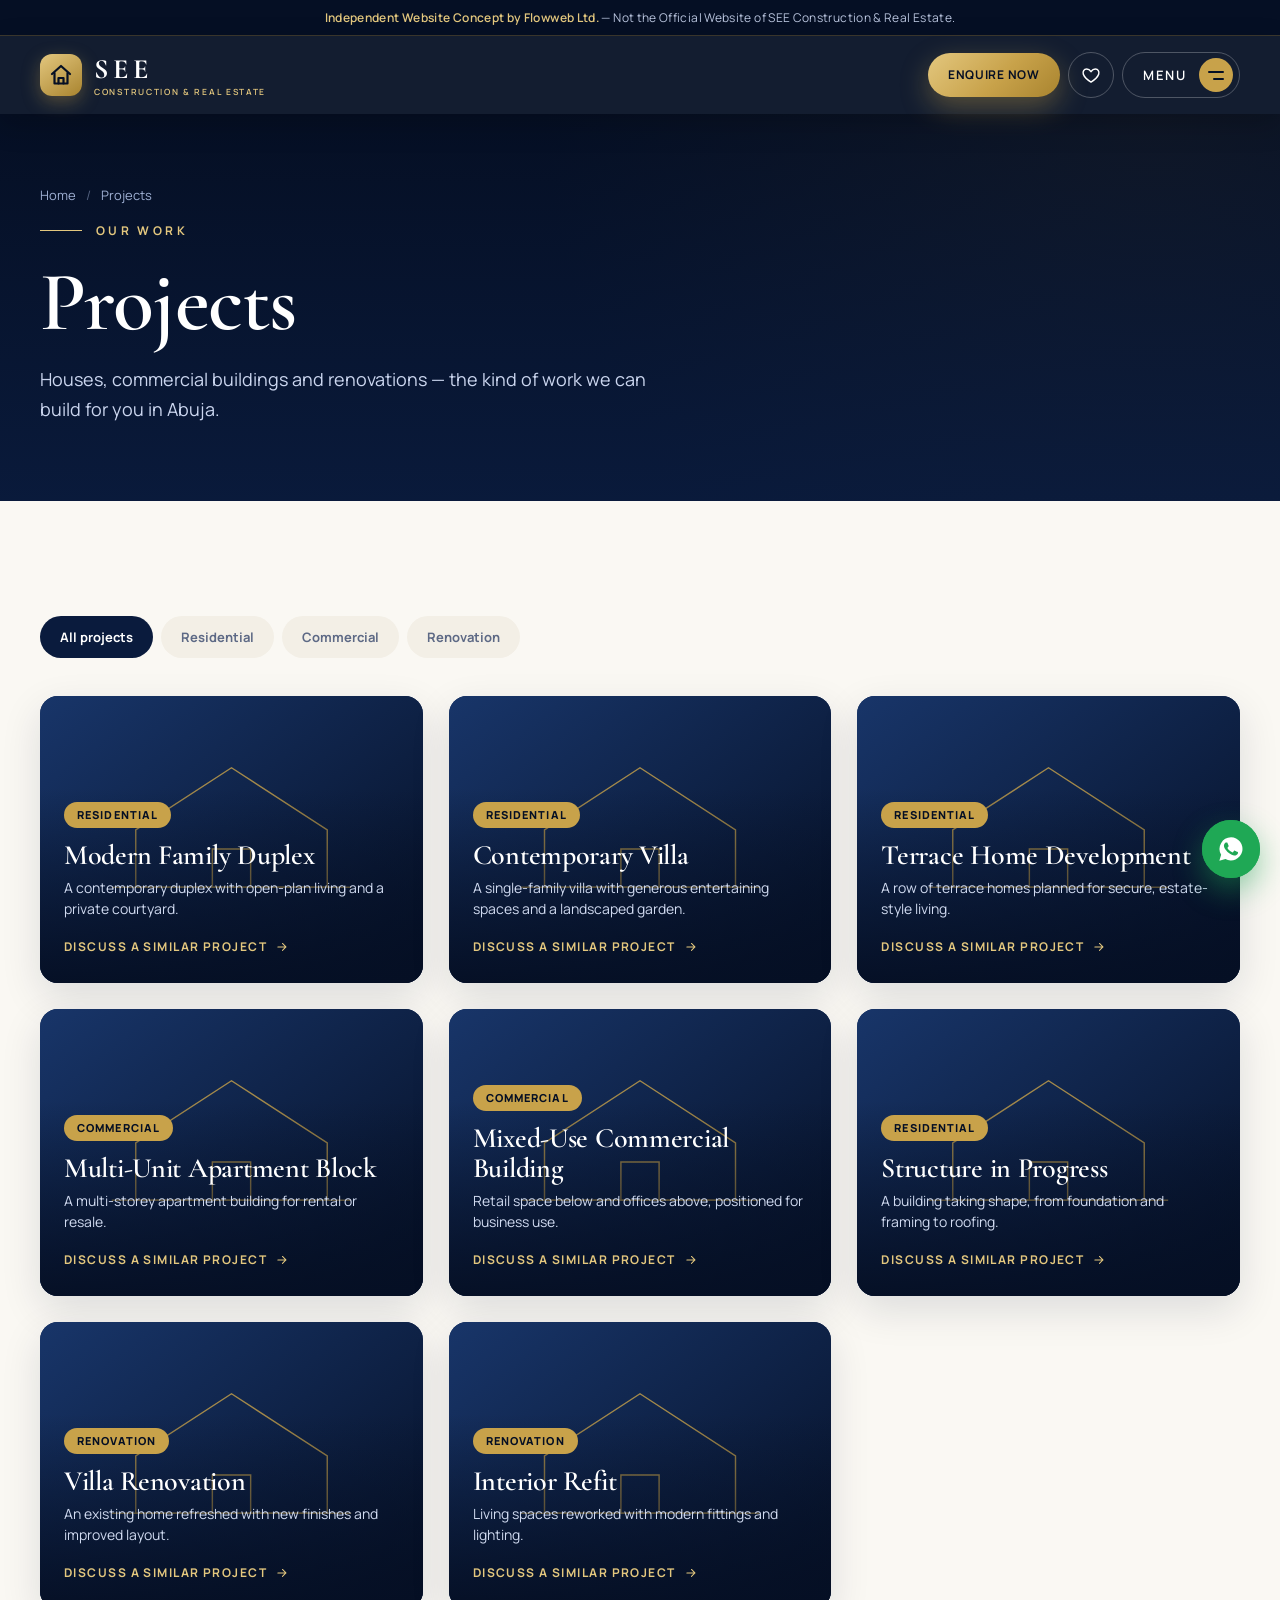
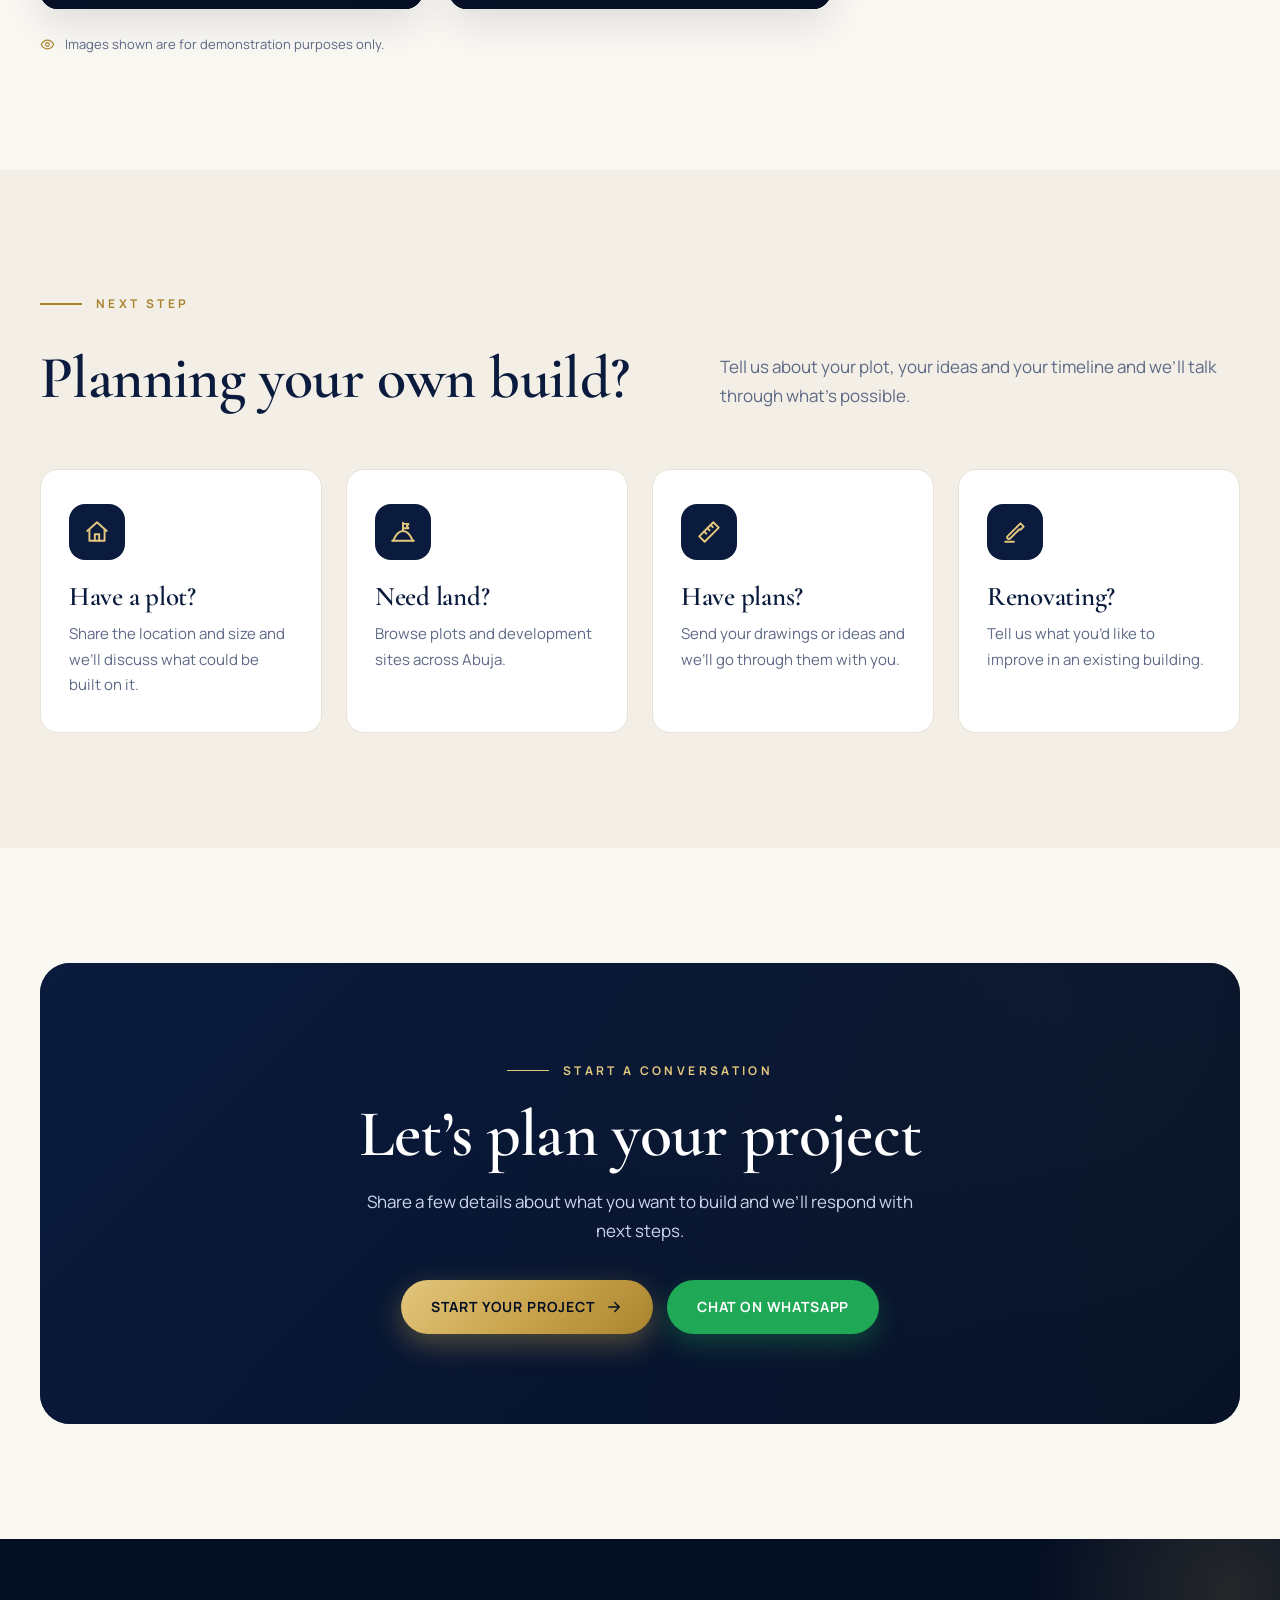
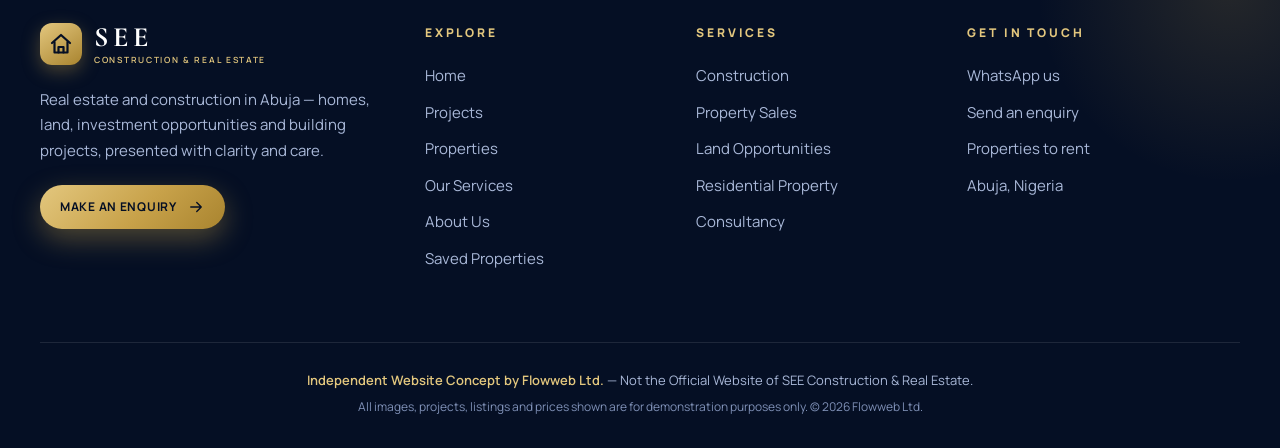
<file: projects.html>
<!doctype html>
<html lang="en">
<head>
<meta charset="utf-8">
<meta name="viewport" content="width=device-width,initial-scale=1,viewport-fit=cover">
<title>Projects — SEE Construction & Real Estate</title>
<meta name="description" content="Explore the kinds of houses, commercial buildings and renovations SEE Construction & Real Estate can build in Abuja.">
<meta name="theme-color" content="#0a1b3d">
<link rel="preconnect" href="https://fonts.googleapis.com">
<link rel="preconnect" href="https://fonts.gstatic.com" crossorigin>
<link href="https://fonts.googleapis.com/css2?family=Cormorant+Garamond:ital,wght@0,500;0,600;0,700;1,500&family=Manrope:wght@400;500;600;700;800&display=swap" rel="stylesheet">
<link rel="stylesheet" href="assets/css/styles.css">
<script>document.documentElement.classList.add('js')</script>
</head>
<body data-page="projects">
<main id="main">

  <section class="page-hero" style="--hero:url('https://images.unsplash.com/photo-1541888946425-d81bb19240f5?auto=format&fit=crop&w=1800&q=70')">
    <div class="container">
      <div class="crumbs"><a href="index.html">Home</a><span class="sep">/</span><span>Projects</span></div>
      <span class="eyebrow light">Our work</span>
      <h1>Projects</h1>
      <p>Houses, commercial buildings and renovations &mdash; the kind of work we can build for you in Abuja.</p>
    </div>
  </section>

  <section class="section">
    <div class="container">
      <div class="type-tabs reveal" id="tabs" role="tablist" aria-label="Project type" style="margin-bottom:38px">
        <button type="button" class="tab on" data-cat="">All projects</button>
        <button type="button" class="tab" data-cat="residential">Residential</button>
        <button type="button" class="tab" data-cat="commercial">Commercial</button>
        <button type="button" class="tab" data-cat="renovation">Renovation</button>
      </div>
      <div class="proj-grid" id="grid"></div>
      <p class="demo-note"><i data-icon="eye"></i>Images shown are for demonstration purposes only.</p>
    </div>
  </section>

  <section class="section alt">
    <div class="container">
      <div class="section-head reveal">
        <div><span class="eyebrow">Next step</span><h2 style="margin-top:16px">Planning your own build?</h2></div>
        <p class="sub">Tell us about your plot, your ideas and your timeline and we&rsquo;ll talk through what&rsquo;s possible.</p>
      </div>
      <div class="values-4">
        <div class="v-card reveal d1"><div class="ico"><i data-icon="home"></i></div><h3>Have a plot?</h3><p>Share the location and size and we&rsquo;ll discuss what could be built on it.</p></div>
        <div class="v-card reveal d2"><div class="ico"><i data-icon="land"></i></div><h3>Need land?</h3><p>Browse plots and development sites across Abuja.</p></div>
        <div class="v-card reveal d3"><div class="ico"><i data-icon="ruler"></i></div><h3>Have plans?</h3><p>Send your drawings or ideas and we&rsquo;ll go through them with you.</p></div>
        <div class="v-card reveal d4"><div class="ico"><i data-icon="hammer"></i></div><h3>Renovating?</h3><p>Tell us what you&rsquo;d like to improve in an existing building.</p></div>
      </div>
    </div>
  </section>

  <section class="section">
    <div class="container">
      <div class="cta reveal" style="--cta-img:url('https://images.unsplash.com/photo-1503387762-592deb58ef4e?auto=format&fit=crop&w=1600&q=70')">
        <span class="eyebrow light">Start a conversation</span>
        <h2>Let&rsquo;s plan your project</h2>
        <p>Share a few details about what you want to build and we&rsquo;ll respond with next steps.</p>
        <div class="row">
          <a class="btn btn-gold" href="contact.html?topic=construction">Start your project <i data-icon="arrow" data-cls="arr"></i></a>
          <a class="btn btn-wa" data-wa="Hello SEE Construction &amp; Real Estate, I would like to discuss a building project.">Chat on WhatsApp</a>
        </div>
      </div>
    </div>
  </section>
</main>

<script src="assets/js/data.js"></script>
<script src="assets/js/app.js"></script>
<script>
(function(){
  var A=SEEApp,S=A.S,cat='';
  var u=new URLSearchParams(location.search).get('cat');
  if(u)cat=u;
  function render(){
    var list=S.projects.filter(function(p){return !cat||p.cat===cat});
    document.getElementById('grid').innerHTML=list.map(function(p,i){return A.projCard(p,i)}).join('');
    A.$$('#tabs .tab').forEach(function(t){var on=t.getAttribute('data-cat')===cat;t.classList.toggle('on',on);t.setAttribute('aria-selected',on)});
    A.refresh(document);
  }
  A.$$('#tabs .tab').forEach(function(b){b.addEventListener('click',function(){cat=b.getAttribute('data-cat');render()})});
  render();
})();
</script>
</body>
</html>
</file>
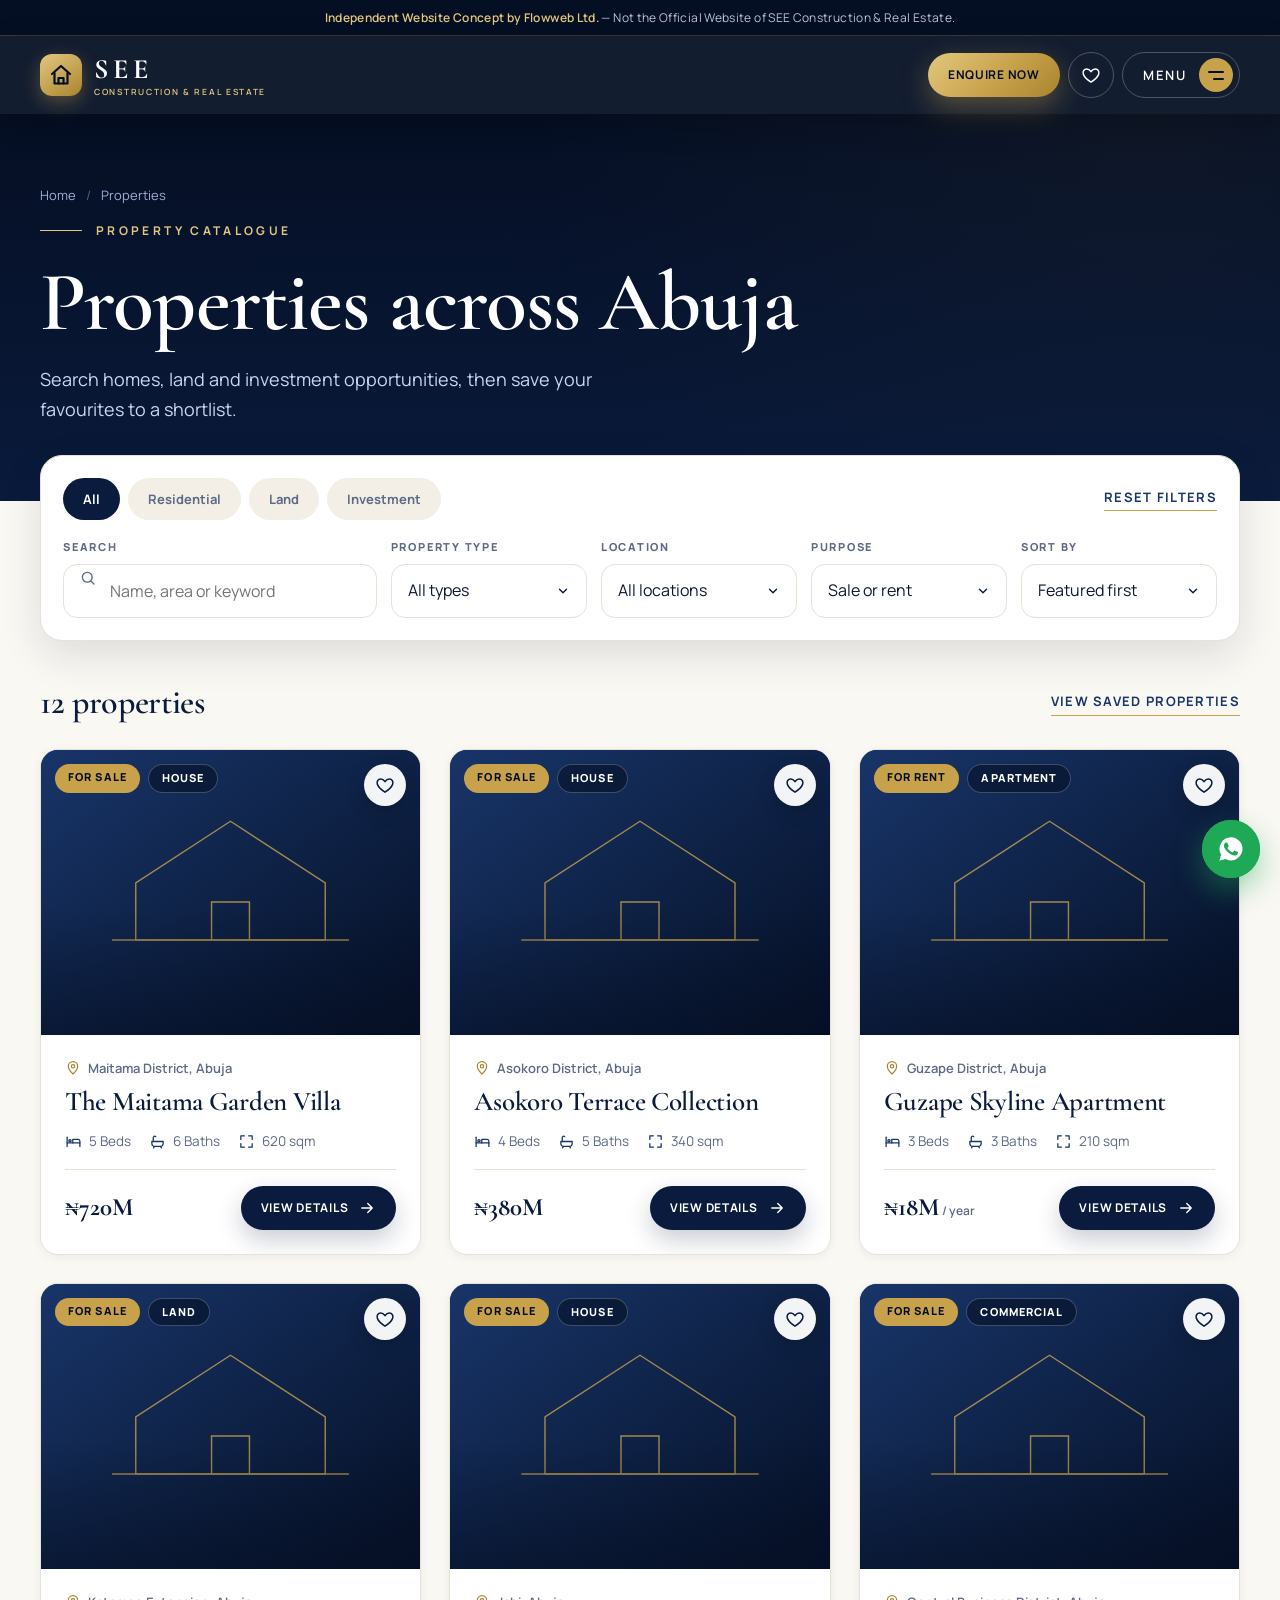
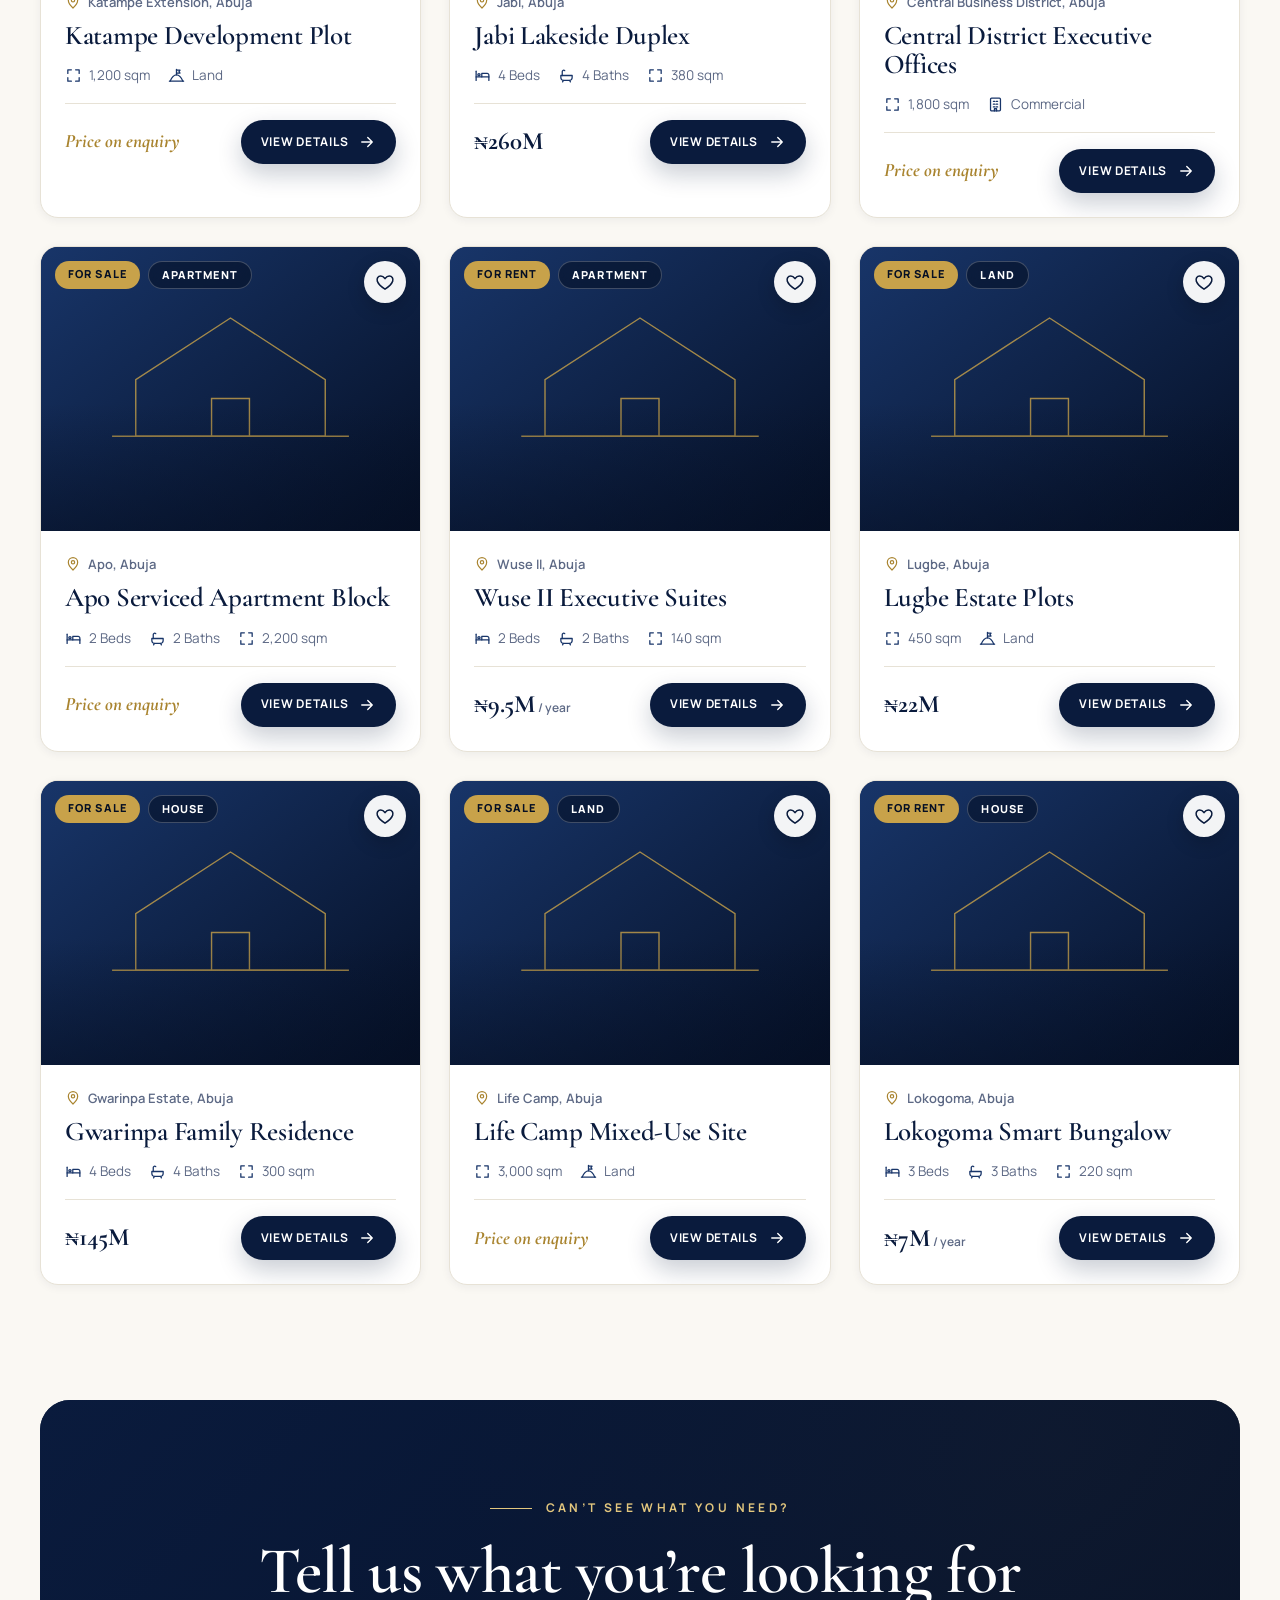
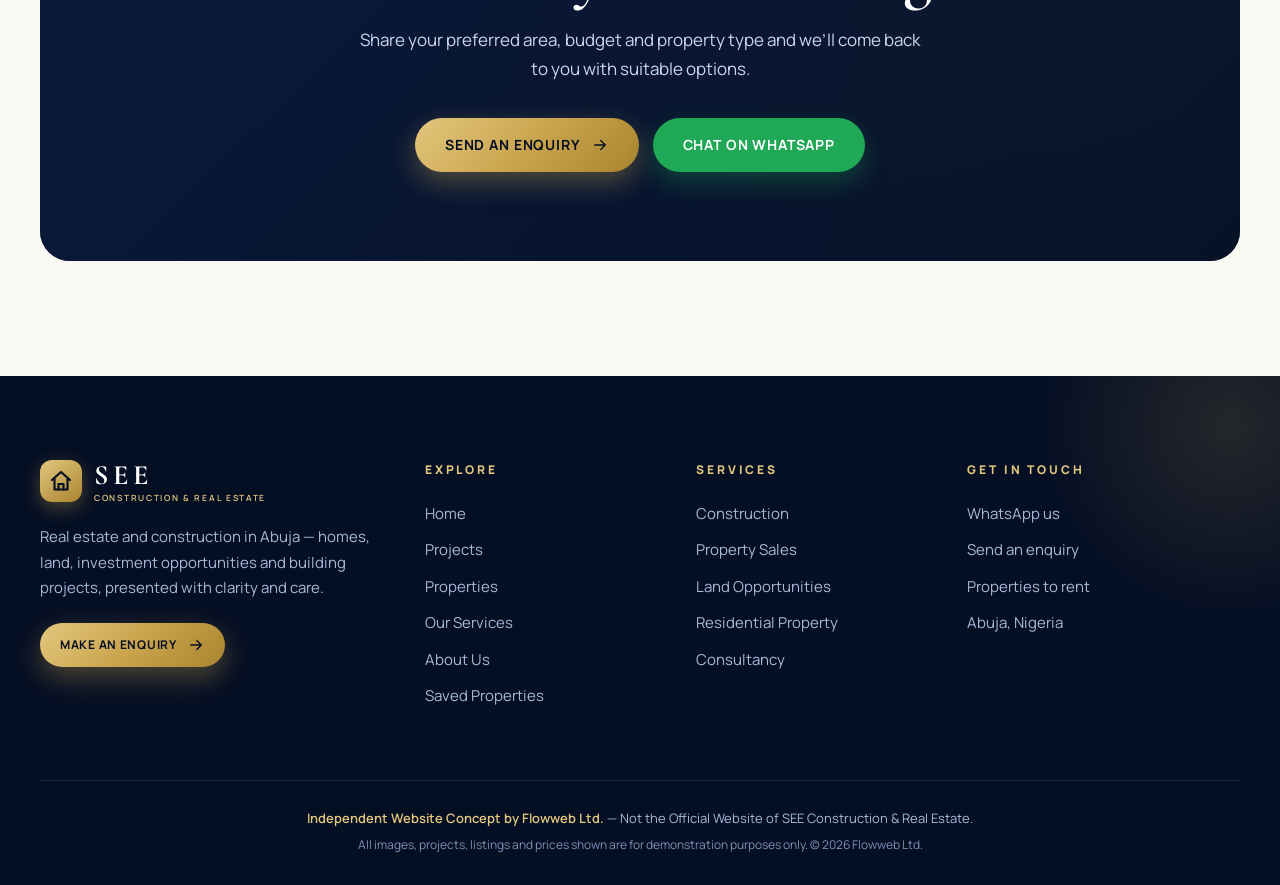
<file: properties.html>
<!doctype html>
<html lang="en">
<head>
<meta charset="utf-8">
<meta name="viewport" content="width=device-width,initial-scale=1,viewport-fit=cover">
<title>Properties in Abuja — SEE Construction & Real Estate</title>
<meta name="description" content="Browse homes, land and investment properties across Abuja. Search and filter by type, location and purpose.">
<meta name="theme-color" content="#0a1b3d">
<link rel="preconnect" href="https://fonts.googleapis.com">
<link rel="preconnect" href="https://fonts.gstatic.com" crossorigin>
<link href="https://fonts.googleapis.com/css2?family=Cormorant+Garamond:ital,wght@0,500;0,600;0,700;1,500&family=Manrope:wght@400;500;600;700;800&display=swap" rel="stylesheet">
<link rel="stylesheet" href="assets/css/styles.css">
<script>document.documentElement.classList.add('js')</script>
</head>
<body data-page="properties">
<main id="main">

  <section class="page-hero" style="--hero:url('https://images.unsplash.com/photo-1600596542815-ffad4c1539a9?auto=format&fit=crop&w=1800&q=70')">
    <div class="container">
      <div class="crumbs"><a href="index.html">Home</a><span class="sep">/</span><span>Properties</span></div>
      <span class="eyebrow light">Property catalogue</span>
      <h1>Properties across Abuja</h1>
      <p>Search homes, land and investment opportunities, then save your favourites to a shortlist.</p>
    </div>
  </section>

  <div class="container">
    <form class="filters reveal" id="filters" onsubmit="return false" role="search" aria-label="Filter properties">
      <div class="filter-top">
        <div class="type-tabs" id="catTabs" role="tablist" aria-label="Category">
          <button type="button" class="tab on" data-cat="">All</button>
          <button type="button" class="tab" data-cat="residential">Residential</button>
          <button type="button" class="tab" data-cat="land">Land</button>
          <button type="button" class="tab" data-cat="investment">Investment</button>
        </div>
        <button type="button" class="link-btn" id="reset">Reset filters</button>
      </div>
      <div class="filter-grid">
        <div class="field field-icon">
          <label for="fq">Search</label>
          <i data-icon="search"></i>
          <input id="fq" type="search" placeholder="Name, area or keyword" autocomplete="off">
        </div>
        <div class="field"><label for="ftype">Property type</label><select id="ftype"><option value="">All types</option></select></div>
        <div class="field"><label for="floc">Location</label><select id="floc"><option value="">All locations</option></select></div>
        <div class="field"><label for="fpur">Purpose</label>
          <select id="fpur"><option value="">Sale or rent</option><option value="Sale">For sale</option><option value="Rent">For rent</option></select></div>
        <div class="field"><label for="fsort">Sort by</label>
          <select id="fsort"><option value="featured">Featured first</option><option value="low">Price: low to high</option><option value="high">Price: high to low</option></select></div>
      </div>
    </form>

    <div class="results-bar">
      <h2 id="count" aria-live="polite">Properties</h2>
      <a class="link-btn" href="saved.html">View saved properties</a>
    </div>

    <div class="grid-3" id="results"></div>
    <div class="empty" id="empty" hidden>
      <div class="ico"><i data-icon="search"></i></div>
      <h3>No matching properties</h3>
      <p>Try widening your search or clearing a filter. We&rsquo;re also happy to look for something specific on your behalf.</p>
      <div style="display:flex;gap:12px;justify-content:center;flex-wrap:wrap">
        <button class="btn btn-navy" type="button" id="reset2">Reset filters</button>
        <a class="btn btn-wa" data-wa="Hello SEE Construction & Real Estate, I am looking for a property that I could not find on the website.">Ask on WhatsApp</a>
      </div>
    </div>
  </div>

  <section class="section">
    <div class="container">
      <div class="cta reveal" style="--cta-img:url('https://images.unsplash.com/photo-1600585154340-be6161a56a0c?auto=format&fit=crop&w=1600&q=70')">
        <span class="eyebrow light">Can&rsquo;t see what you need?</span>
        <h2>Tell us what you&rsquo;re looking for</h2>
        <p>Share your preferred area, budget and property type and we&rsquo;ll come back to you with suitable options.</p>
        <div class="row">
          <a class="btn btn-gold" href="contact.html">Send an enquiry <i data-icon="arrow" data-cls="arr"></i></a>
          <a class="btn btn-wa" data-wa>Chat on WhatsApp</a>
        </div>
      </div>
    </div>
  </section>
</main>

<script src="assets/js/data.js"></script>
<script src="assets/js/app.js"></script>
<script>
(function(){
  var A=SEEApp,S=A.S,$=A.$;
  var el={q:$('#fq'),type:$('#ftype'),loc:$('#floc'),pur:$('#fpur'),sort:$('#fsort'),res:$('#results'),empty:$('#empty'),count:$('#count')};
  var cat='';

  S.types.forEach(function(t){el.type.insertAdjacentHTML('beforeend','<option>'+t+'</option>')});
  S.districts.forEach(function(d){el.loc.insertAdjacentHTML('beforeend','<option>'+d+'</option>')});

  // read URL
  var u=new URLSearchParams(location.search);
  el.q.value=u.get('q')||'';
  el.type.value=u.get('type')||'';
  el.loc.value=u.get('loc')||'';
  el.pur.value=u.get('purpose')||'';
  el.sort.value=u.get('sort')||'featured';
  cat=u.get('cat')||'';
  if(el.type.value!==(u.get('type')||''))el.type.value='';
  if(el.loc.value!==(u.get('loc')||''))el.loc.value='';

  function tabs(){A.$$('#catTabs .tab').forEach(function(t){
    var on=t.getAttribute('data-cat')===cat;t.classList.toggle('on',on);t.setAttribute('aria-selected',on)})}

  function filtered(){
    var q=el.q.value.trim().toLowerCase();
    var list=S.properties.filter(function(p){
      if(cat&&p.cat!==cat)return false;
      if(el.type.value&&p.type!==el.type.value)return false;
      if(el.loc.value&&p.area!==el.loc.value)return false;
      if(el.pur.value&&p.purpose!==el.pur.value)return false;
      if(q){
        var hay=(p.title+' '+p.location+' '+p.area+' '+p.type+' '+p.cat+' '+p.desc.join(' ')).toLowerCase();
        return q.split(/\s+/).every(function(w){return hay.indexOf(w)>-1});
      }
      return true;
    });
    var s=el.sort.value;
    if(s==='low'||s==='high'){
      list.sort(function(a,b){
        var x=a.price==null?Infinity*(s==='low'?1:-1):a.price;
        var y=b.price==null?Infinity*(s==='low'?1:-1):b.price;
        if(a.price==null&&b.price==null)return 0;
        if(a.price==null)return 1;if(b.price==null)return -1;
        return s==='low'?x-y:y-x;
      });
    }else{
      list.sort(function(a,b){return (b.featured?1:0)-(a.featured?1:0)});
    }
    return list;
  }

  function sync(){
    var p=new URLSearchParams();
    if(el.q.value.trim())p.set('q',el.q.value.trim());
    if(el.type.value)p.set('type',el.type.value);
    if(el.loc.value)p.set('loc',el.loc.value);
    if(el.pur.value)p.set('purpose',el.pur.value);
    if(cat)p.set('cat',cat);
    if(el.sort.value!=='featured')p.set('sort',el.sort.value);
    var s=p.toString();
    try{history.replaceState(null,'',location.pathname+(s?'?'+s:''))}catch(e){}
  }

  function render(){
    var list=filtered();
    el.count.textContent=list.length+(list.length===1?' property':' properties');
    el.res.innerHTML=list.map(function(p,i){return A.card(p,i)}).join('');
    el.empty.hidden=list.length>0;
    tabs();sync();
    A.refresh(document);
  }

  var t;
  el.q.addEventListener('input',function(){clearTimeout(t);t=setTimeout(render,160)});
  [el.type,el.loc,el.pur,el.sort].forEach(function(s){s.addEventListener('change',render)});
  A.$$('#catTabs .tab').forEach(function(b){b.addEventListener('click',function(){cat=b.getAttribute('data-cat');render()})});
  function reset(){el.q.value='';el.type.value='';el.loc.value='';el.pur.value='';el.sort.value='featured';cat='';render()}
  $('#reset').addEventListener('click',reset);$('#reset2').addEventListener('click',reset);

  render();
})();
</script>
</body>
</html>
</file>
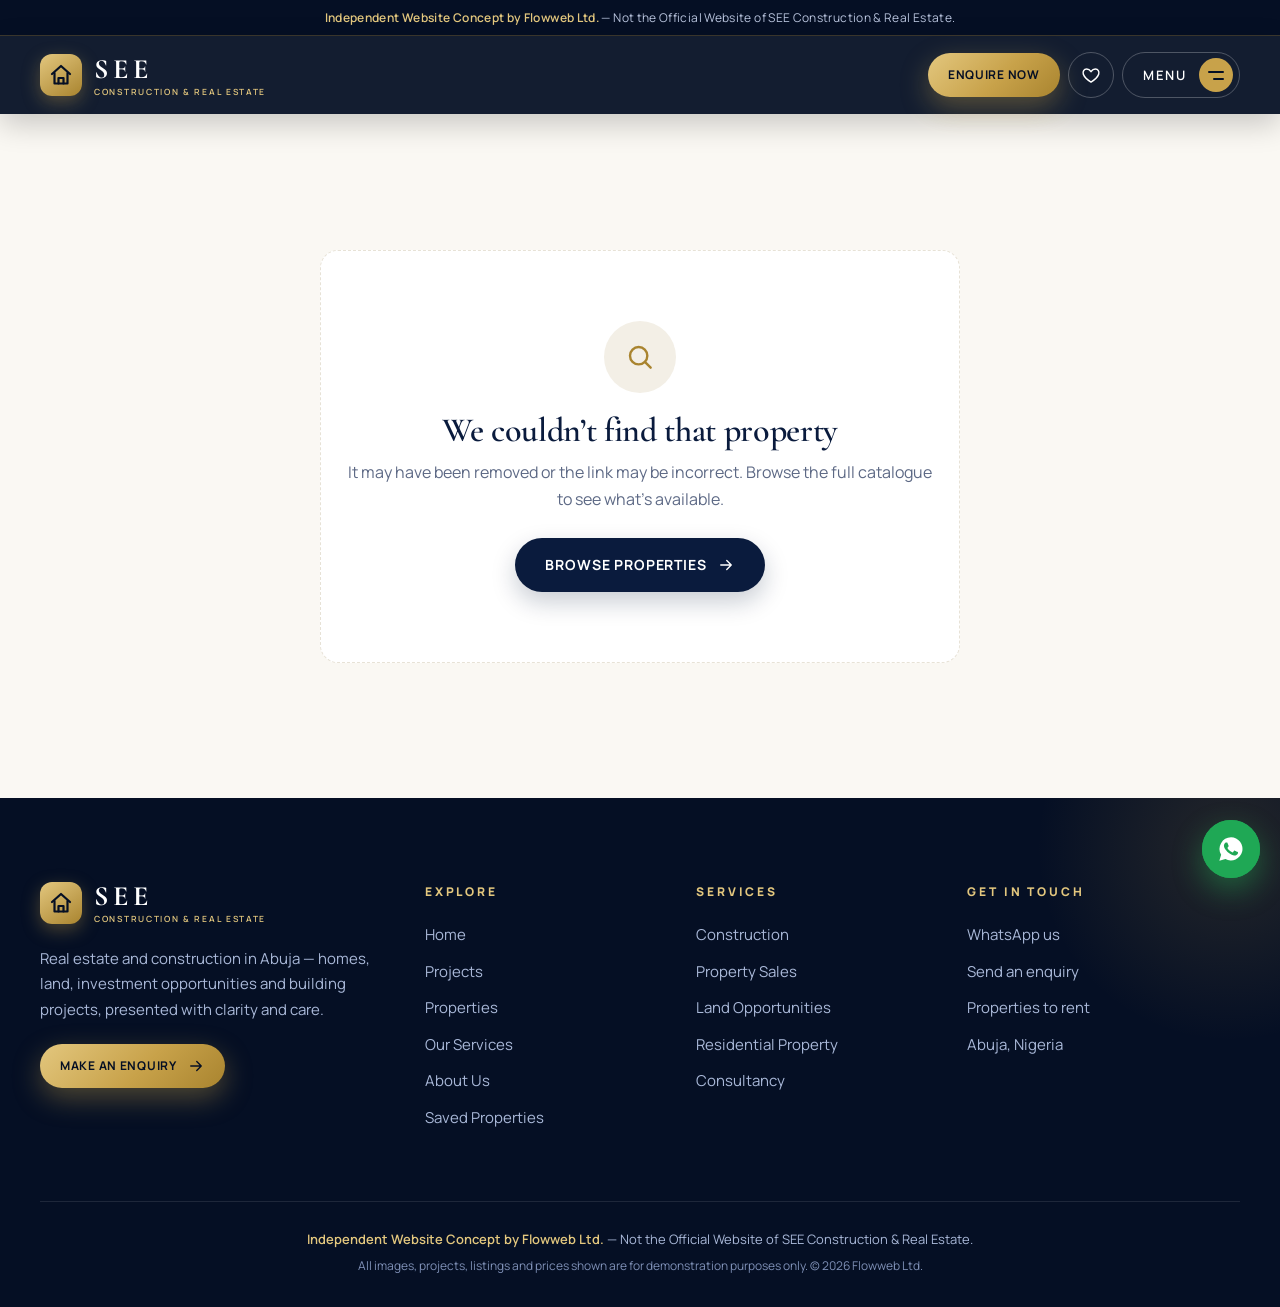
<file: property.html>
<!doctype html>
<html lang="en">
<head>
<meta charset="utf-8">
<meta name="viewport" content="width=device-width,initial-scale=1,viewport-fit=cover">
<title>Property — SEE Construction & Real Estate</title>
<meta name="theme-color" content="#0a1b3d">
<link rel="preconnect" href="https://fonts.googleapis.com">
<link rel="preconnect" href="https://fonts.gstatic.com" crossorigin>
<link href="https://fonts.googleapis.com/css2?family=Cormorant+Garamond:ital,wght@0,500;0,600;0,700;1,500&family=Manrope:wght@400;500;600;700;800&display=swap" rel="stylesheet">
<link rel="stylesheet" href="assets/css/styles.css">
<script>document.documentElement.classList.add('js')</script>
</head>
<body data-page="properties">
<main id="main"><div id="view"></div></main>

<div class="lightbox" id="lightbox" role="dialog" aria-modal="true" aria-label="Photo viewer">
  <button class="lb-close" id="lbClose" type="button" aria-label="Close photo viewer"><i data-icon="close"></i></button>
  <button class="g-arrow prev" id="lbPrev" type="button" aria-label="Previous photo"><i data-icon="left"></i></button>
  <img id="lbImg" alt="" onerror="seeImgErr(this)">
  <button class="g-arrow next" id="lbNext" type="button" aria-label="Next photo"><i data-icon="right"></i></button>
</div>

<script src="assets/js/data.js"></script>
<script src="assets/js/app.js"></script>
<script>
(function(){
  var A=SEEApp,S=A.S,$=A.$;
  var id=new URLSearchParams(location.search).get('id');
  var p=A.byId(id);
  var view=$('#view');

  if(!p){
    document.title='Property not found — SEE Construction & Real Estate';
    view.innerHTML='<section class="section"><div class="container"><div class="empty"><div class="ico">'+A.icon('search')+'</div><h3>We couldn’t find that property</h3><p>It may have been removed or the link may be incorrect. Browse the full catalogue to see what’s available.</p><a class="btn btn-navy" href="properties.html">Browse properties '+A.icon('arrow','arr')+'</a></div></div></section>';
    A.refresh(document);return;
  }

  document.title=p.title+' — '+p.area+', Abuja | SEE Construction & Real Estate';
  var pageUrl=location.href.split('#')[0];
  var msg='Hello SEE Construction & Real Estate, I am interested in "'+p.title+'" ('+p.location+'). Please share more details.\n'+pageUrl;

  var kf=[];
  if(p.beds)kf.push(['bed',p.beds,'Bedrooms']);
  if(p.baths)kf.push(['bath',p.baths,'Bathrooms']);
  if(p.size)kf.push(['area',p.size.toLocaleString('en-NG'),'Size (sqm)']);
  kf.push([p.type==='Land'?'land':'building',p.type,'Type']);
  kf.push(['key',p.purpose==='Rent'?'For Rent':'For Sale','Purpose']);
  kf.push(['pin',p.area,'District']);

  var related=S.properties.filter(function(x){return x.id!==p.id&&(x.cat===p.cat||x.area===p.area)}).slice(0,3);
  if(related.length<3)S.properties.forEach(function(x){if(x.id!==p.id&&related.indexOf(x)<0&&related.length<3)related.push(x)});

  var catName={residential:'Residential',land:'Land',investment:'Investment'}[p.cat];

  view.innerHTML=
  '<section class="detail-top"><div class="container">'+
    '<div class="crumbs"><a href="index.html">Home</a><span class="sep">/</span><a href="properties.html">Properties</a><span class="sep">/</span><span>'+p.title+'</span></div>'+
    '<div class="detail-title"><div>'+
      '<div class="badges inline"><span class="badge badge-gold">'+A.status(p)+'</span><span class="badge badge-glass" style="background:var(--navy-900)">'+catName+'</span></div>'+
      '<h1>'+p.title+'</h1><div class="loc" style="font-size:16px">'+A.icon('pin')+p.location+'</div>'+
    '</div><div class="detail-price">'+A.priceHTML(p)+'</div></div>'+
  '</div></section>'+

  '<section><div class="container"><div class="gallery">'+
    '<div class="g-main" id="gMain"><img id="gImg" alt="'+p.title+'" onerror="seeImgErr(this)">'+
      '<button class="g-arrow prev" id="gPrev" type="button" aria-label="Previous photo">'+A.icon('left')+'</button>'+
      '<button class="g-arrow next" id="gNext" type="button" aria-label="Next photo">'+A.icon('right')+'</button>'+
      '<span class="g-count" id="gCount"></span></div>'+
    '<div class="g-thumbs" id="gThumbs"></div>'+
  '</div></div></section>'+

  '<section><div class="container detail-grid">'+
    '<div class="detail-main">'+
      '<div class="block reveal"><div class="key-facts">'+kf.map(function(k){return '<div class="kf">'+A.icon(k[0])+'<b>'+k[1]+'</b><span>'+k[2]+'</span></div>'}).join('')+'</div></div>'+
      '<div class="block reveal"><h2>About this property</h2>'+p.desc.map(function(d){return '<p>'+d+'</p>'}).join('')+'</div>'+
      '<div class="block reveal"><h2>Features</h2><ul class="feature-list">'+p.features.map(function(f){return '<li>'+A.icon('check')+f+'</li>'}).join('')+'</ul></div>'+
      '<div class="block reveal"><h2>Location</h2><p>'+p.location+'. Exact address, directions and inspection arrangements are shared when you enquire.</p></div>'+
    '</div>'+
    '<aside class="enquiry-card reveal">'+
      '<span class="eyebrow light" style="font-size:11px">Interested?</span>'+
      '<h3>Enquire about this property</h3>'+A.priceHTML(p)+
      '<p>Speak with our team to ask questions, request more details or arrange a viewing.</p>'+
      '<a class="btn btn-wa btn-block" data-wa="'+msg.replace(/"/g,'&quot;')+'"><svg class="i" viewBox="0 0 24 24" style="fill:currentColor;stroke:none">'+A.WA.replace(/<\/?svg[^>]*>/g,'')+'</svg>WhatsApp us</a>'+
      '<a class="btn btn-gold btn-block" href="contact.html?property='+p.id+'">Send an enquiry</a>'+
      '<button class="save-row" type="button" data-id="'+p.id+'" aria-pressed="false"><svg viewBox="0 0 24 24" aria-hidden="true"><path d="M12 20.5s-7.5-4.6-9.2-9.4C1.7 7.8 3.6 4.8 6.8 4.8c2 0 3.8 1.2 5.2 3.2 1.4-2 3.2-3.2 5.2-3.2 3.2 0 5.1 3 4 6.3-1.7 4.8-9.2 9.4-9.2 9.4Z"/></svg><span class="lbl">Save property</span></button>'+
    '</aside>'+
  '</div></section>'+

  '<section class="section alt" style="margin-top:70px"><div class="container">'+
    '<div class="section-head reveal"><div><span class="eyebrow">You may also like</span><h2 style="margin-top:16px">Related properties</h2></div>'+
    '<a class="btn btn-outline" href="properties.html">All properties '+A.icon('arrow','arr')+'</a></div>'+
    '<div class="grid-3">'+related.map(function(r,i){return A.card(r,i)}).join('')+'</div>'+
  '</div></section>'+

  '<section class="section"><div class="container"><div class="cta reveal" style="--cta-img:url(\''+S.img(p.imgs[0],1600)+'\')">'+
    '<span class="eyebrow light">Take the next step</span><h2>Book a viewing or ask a question</h2>'+
    '<p>Our team will get back to you with details on '+p.title+' and can suggest similar options.</p>'+
    '<div class="row"><a class="btn btn-gold" href="contact.html?property='+p.id+'">Send an enquiry '+A.icon('arrow','arr')+'</a>'+
    '<a class="btn btn-wa" data-wa="'+msg.replace(/"/g,'&quot;')+'">Chat on WhatsApp</a></div></div></div></section>';

  /* gallery */
  var imgs=p.imgs,cur=0,gImg=$('#gImg'),thumbs=$('#gThumbs');
  thumbs.innerHTML=imgs.map(function(src,i){
    return '<button type="button" class="g-thumb" data-i="'+i+'" aria-label="Show photo '+(i+1)+'"><img src="'+S.img(src,400)+'" alt="" loading="lazy" onerror="seeImgErr(this)"></button>';
  }).join('');
  function show(i){
    cur=(i+imgs.length)%imgs.length;
    gImg.style.opacity=.2;
    setTimeout(function(){gImg.src=S.img(imgs[cur],1600);gImg.style.opacity=1},150);
    $('#gCount').textContent=(cur+1)+' / '+imgs.length;
    A.$$('.g-thumb').forEach(function(t,k){t.classList.toggle('on',k===cur)});
  }
  gImg.src=S.img(imgs[0],1600);
  $('#gCount').textContent='1 / '+imgs.length;
  A.$$('.g-thumb')[0].classList.add('on');
  $('#gPrev').onclick=function(e){e.stopPropagation();show(cur-1)};
  $('#gNext').onclick=function(e){e.stopPropagation();show(cur+1)};
  thumbs.addEventListener('click',function(e){var b=e.target.closest('.g-thumb');if(b)show(+b.getAttribute('data-i'))});

  /* swipe */
  var sx=null;var gm=$('#gMain');
  gm.addEventListener('touchstart',function(e){sx=e.touches[0].clientX},{passive:true});
  gm.addEventListener('touchend',function(e){if(sx===null)return;var dx=e.changedTouches[0].clientX-sx;if(Math.abs(dx)>45)show(cur+(dx<0?1:-1));sx=null});

  /* lightbox */
  var lb=$('#lightbox'),lbImg=$('#lbImg');
  function lbShow(i){cur=(i+imgs.length)%imgs.length;lbImg.src=S.img(imgs[cur],1800);lbImg.alt=p.title+' photo '+(cur+1);show(cur)}
  function lbOpen(){lbShow(cur);lb.classList.add('open');document.documentElement.classList.add('no-scroll')}
  function lbClose(){lb.classList.remove('open');document.documentElement.classList.remove('no-scroll')}
  gm.addEventListener('click',lbOpen);
  $('#lbClose').onclick=lbClose;
  $('#lbPrev').onclick=function(){lbShow(cur-1)};
  $('#lbNext').onclick=function(){lbShow(cur+1)};
  lb.addEventListener('click',function(e){if(e.target===lb)lbClose()});
  document.addEventListener('keydown',function(e){
    if(lb.classList.contains('open')){
      if(e.key==='Escape')lbClose();
      if(e.key==='ArrowLeft')lbShow(cur-1);
      if(e.key==='ArrowRight')lbShow(cur+1);
    }
  });

  /* replace static icons inside lightbox (rendered before layout ran their replace) */
  A.refresh(document);
})();
</script>
</body>
</html>
</file>
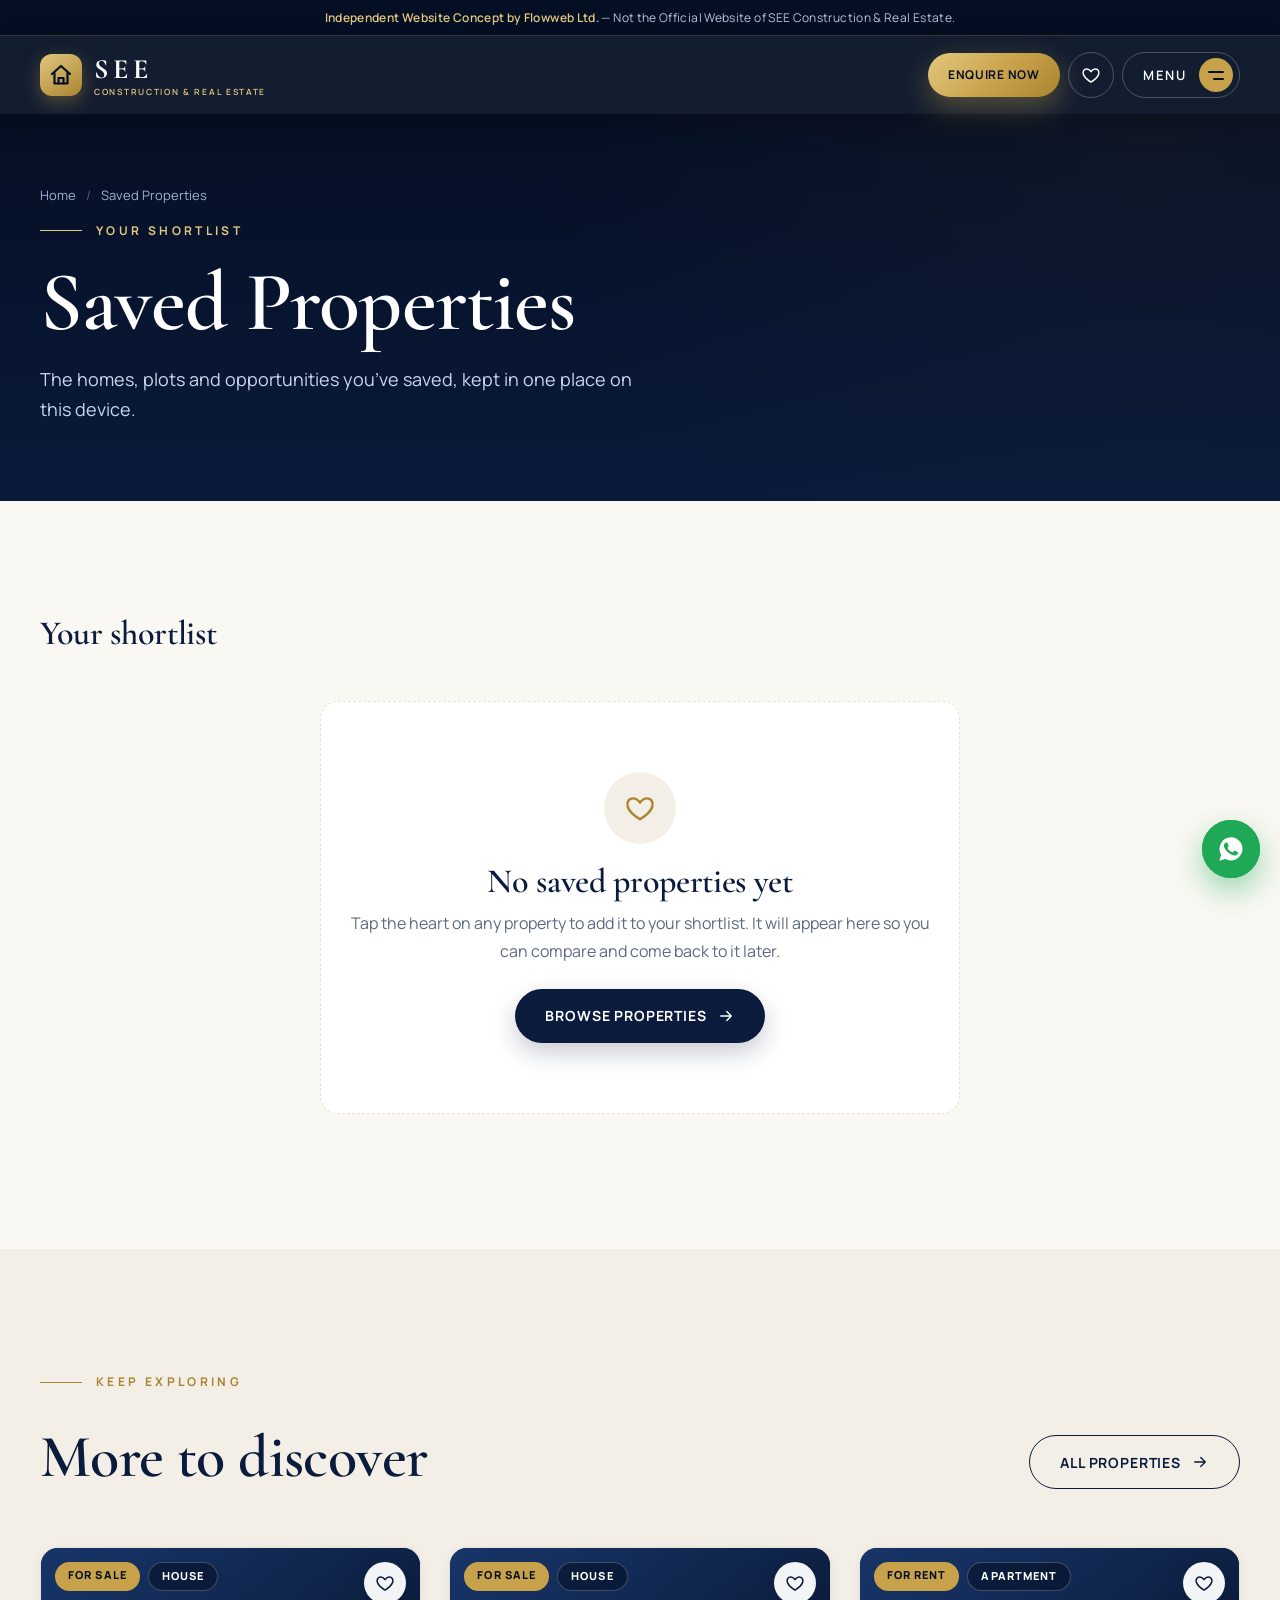
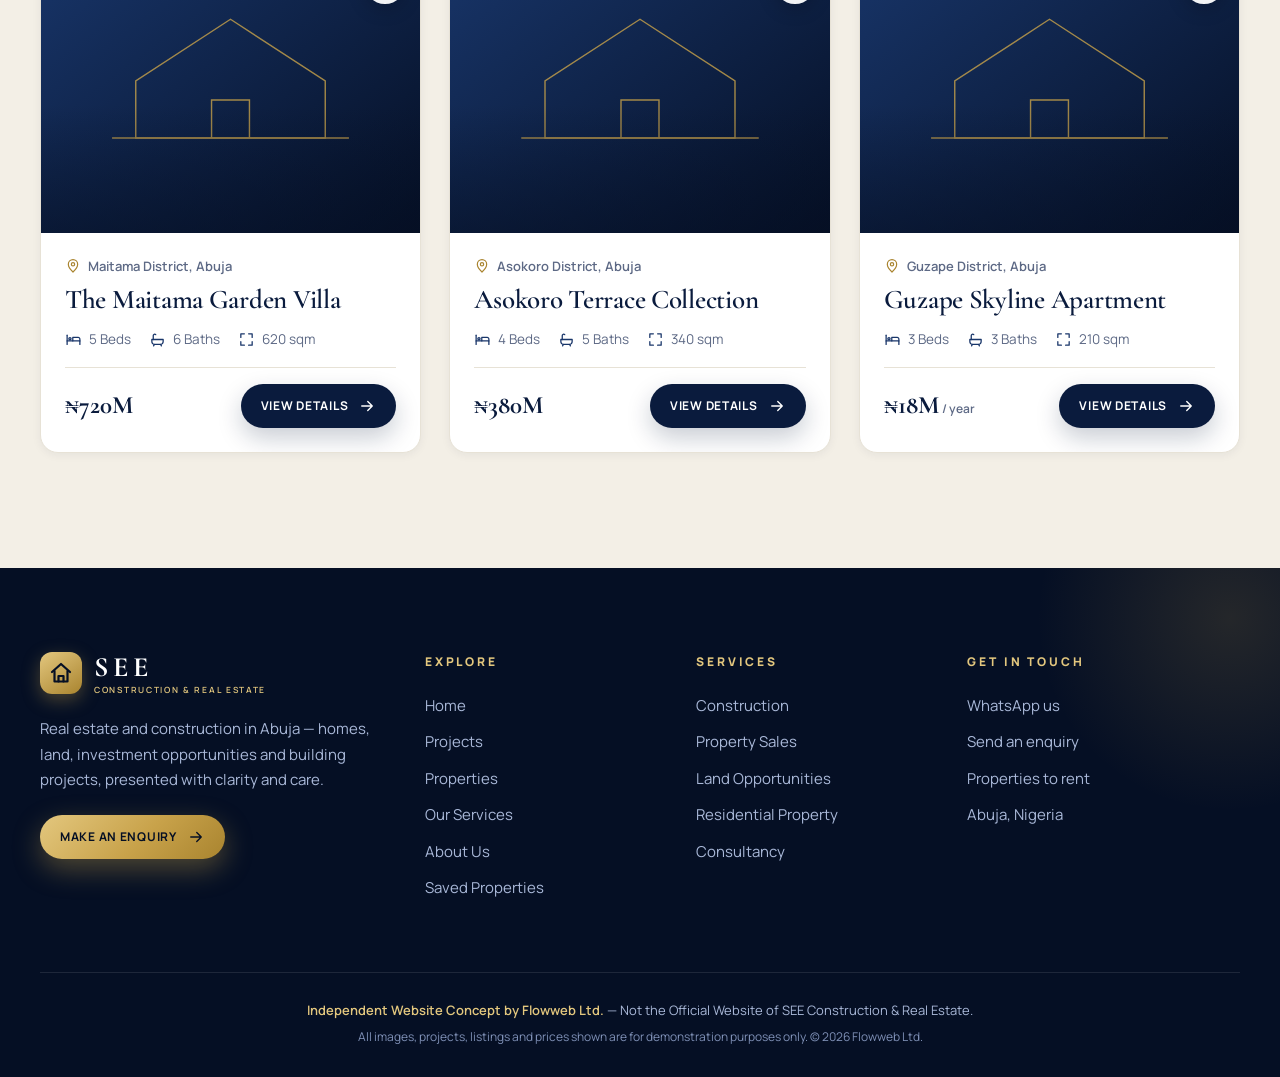
<file: saved.html>
<!doctype html>
<html lang="en">
<head>
<meta charset="utf-8">
<meta name="viewport" content="width=device-width,initial-scale=1,viewport-fit=cover">
<title>Saved Properties — SEE Construction & Real Estate</title>
<meta name="theme-color" content="#0a1b3d">
<link rel="preconnect" href="https://fonts.googleapis.com">
<link rel="preconnect" href="https://fonts.gstatic.com" crossorigin>
<link href="https://fonts.googleapis.com/css2?family=Cormorant+Garamond:ital,wght@0,500;0,600;0,700;1,500&family=Manrope:wght@400;500;600;700;800&display=swap" rel="stylesheet">
<link rel="stylesheet" href="assets/css/styles.css">
<script>document.documentElement.classList.add('js')</script>
</head>
<body data-page="saved">
<main id="main">

  <section class="page-hero" style="--hero:url('https://images.unsplash.com/photo-1600596542815-ffad4c1539a9?auto=format&fit=crop&w=1800&q=70')">
    <div class="container">
      <div class="crumbs"><a href="index.html">Home</a><span class="sep">/</span><span>Saved Properties</span></div>
      <span class="eyebrow light">Your shortlist</span>
      <h1>Saved Properties</h1>
      <p>The homes, plots and opportunities you&rsquo;ve saved, kept in one place on this device.</p>
    </div>
  </section>

  <section class="section">
    <div class="container">
      <div class="results-bar" style="margin-top:0" id="bar">
        <h2 id="count">Your shortlist</h2>
        <div class="saved-bar">
          <a class="btn btn-wa btn-sm" id="shareWA" target="_blank" rel="noopener">Send shortlist on WhatsApp</a>
          <button class="btn btn-outline btn-sm" type="button" id="clearAll">Clear all</button>
        </div>
      </div>
      <div class="grid-3" id="list"></div>
      <div class="empty" id="empty" hidden>
        <div class="ico"><svg viewBox="0 0 24 24" fill="none" stroke="currentColor" stroke-width="1.8" stroke-linecap="round" stroke-linejoin="round" aria-hidden="true"><path d="M12 20.5s-7.5-4.6-9.2-9.4C1.7 7.8 3.6 4.8 6.8 4.8c2 0 3.8 1.2 5.2 3.2 1.4-2 3.2-3.2 5.2-3.2 3.2 0 5.1 3 4 6.3-1.7 4.8-9.2 9.4-9.2 9.4Z"/></svg></div>
        <h3>No saved properties yet</h3>
        <p>Tap the heart on any property to add it to your shortlist. It will appear here so you can compare and come back to it later.</p>
        <a class="btn btn-navy" href="properties.html">Browse properties <i data-icon="arrow" data-cls="arr"></i></a>
      </div>
    </div>
  </section>

  <section class="section alt">
    <div class="container">
      <div class="section-head reveal">
        <div><span class="eyebrow">Keep exploring</span><h2 style="margin-top:16px">More to discover</h2></div>
        <a class="btn btn-outline" href="properties.html">All properties <i data-icon="arrow" data-cls="arr"></i></a>
      </div>
      <div class="grid-3" id="more"></div>
    </div>
  </section>
</main>

<script src="assets/js/data.js"></script>
<script src="assets/js/app.js"></script>
<script>
(function(){
  var A=SEEApp,S=A.S,$=A.$;
  function render(){
    var ids=A.Fav.all();
    var items=ids.map(A.byId).filter(Boolean);
    $('#count').textContent=items.length?items.length+(items.length===1?' saved property':' saved properties'):'Your shortlist';
    $('#list').innerHTML=items.map(function(p,i){return A.card(p,i)}).join('');
    $('#empty').hidden=items.length>0;
    $('.saved-bar').style.display=items.length?'flex':'none';
    if(items.length){
      var msg='Hello SEE Construction & Real Estate, here is my shortlist:\n'+items.map(function(p,i){return (i+1)+'. '+p.title+' — '+p.location}).join('\n')+'\n\nPlease share more details.';
      $('#shareWA').href=A.wa(msg);
    }
    var more=S.properties.filter(function(p){return ids.indexOf(p.id)<0}).slice(0,3);
    $('#more').innerHTML=more.map(function(p,i){return A.card(p,i)}).join('');
    A.refresh(document);
  }
  document.addEventListener('seefav',function(e){
    // when the change happened in the lower "more" grid, keep the page steady; just re-render
    render();
  });
  $('#clearAll').addEventListener('click',function(){
    if(A.Fav.all().length&&confirm('Remove all saved properties from your shortlist?'))A.Fav.clear();
  });
  render();
})();
</script>
</body>
</html>
</file>
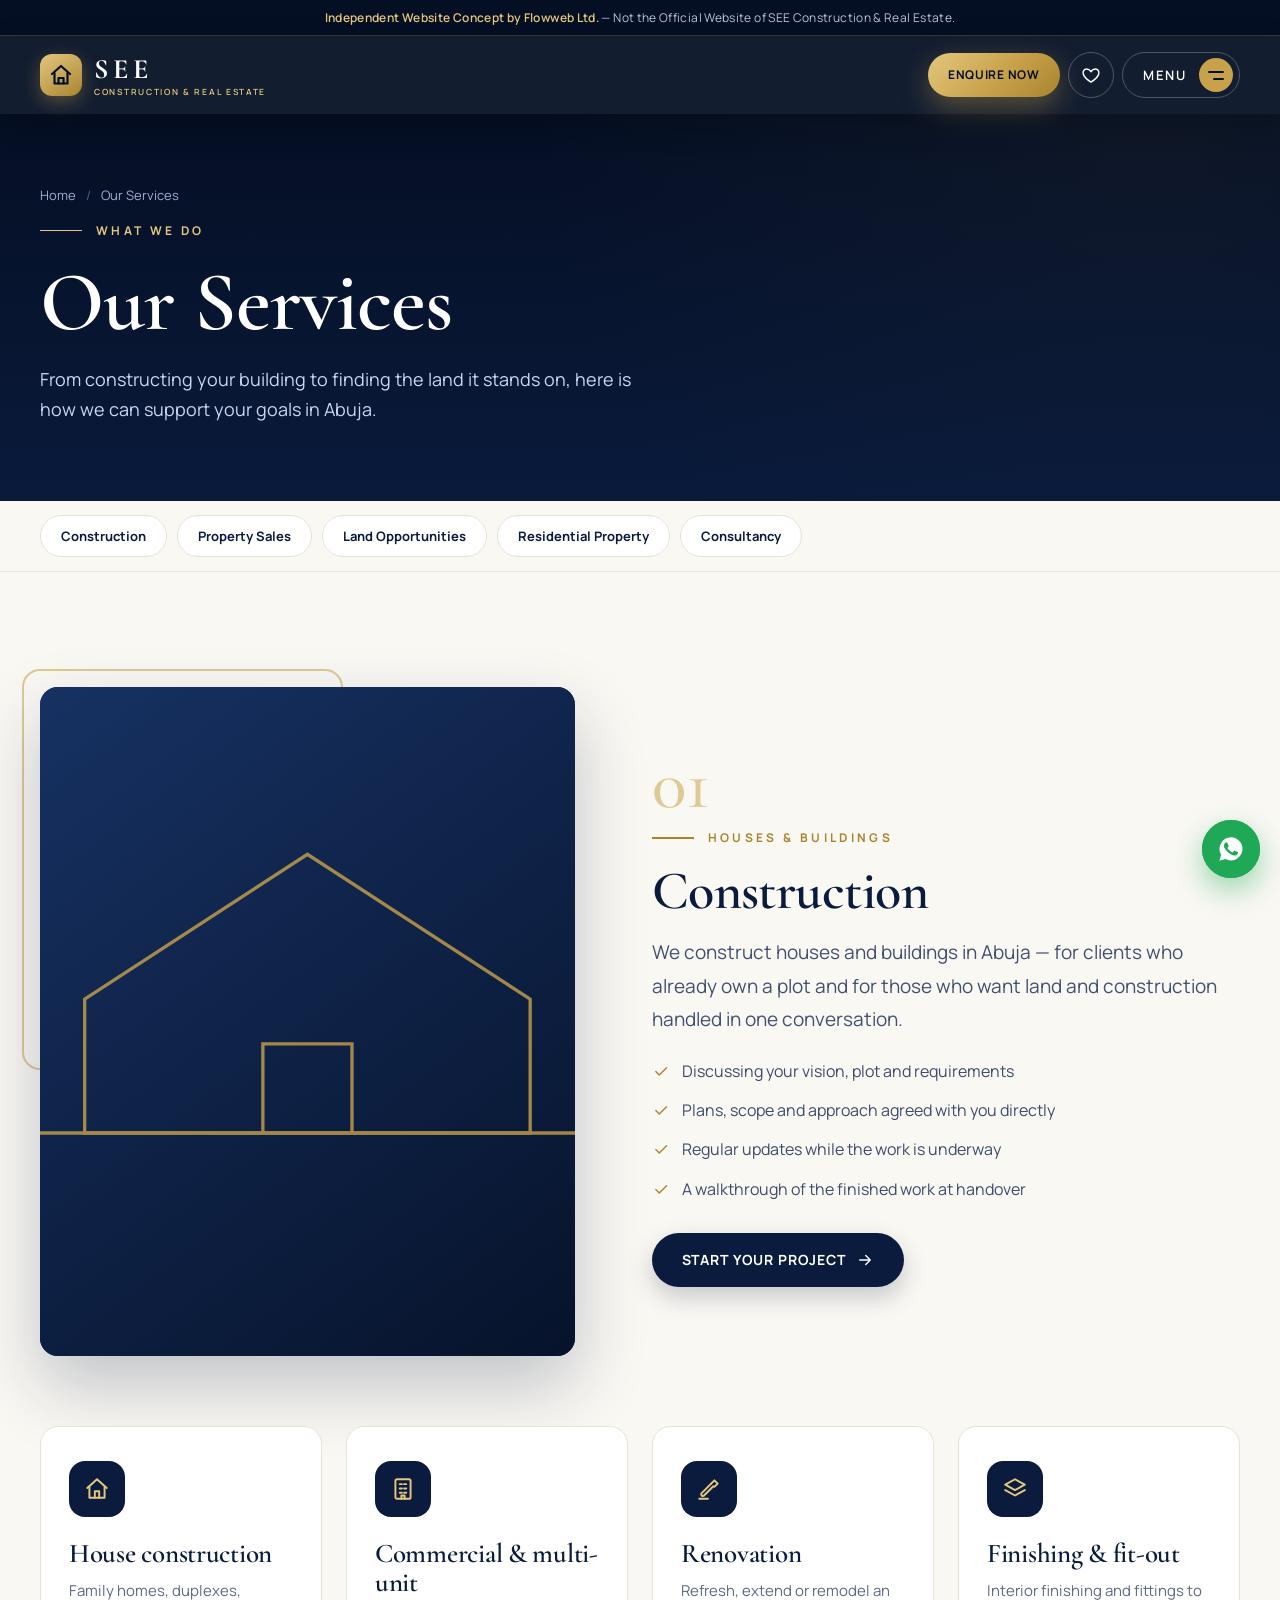
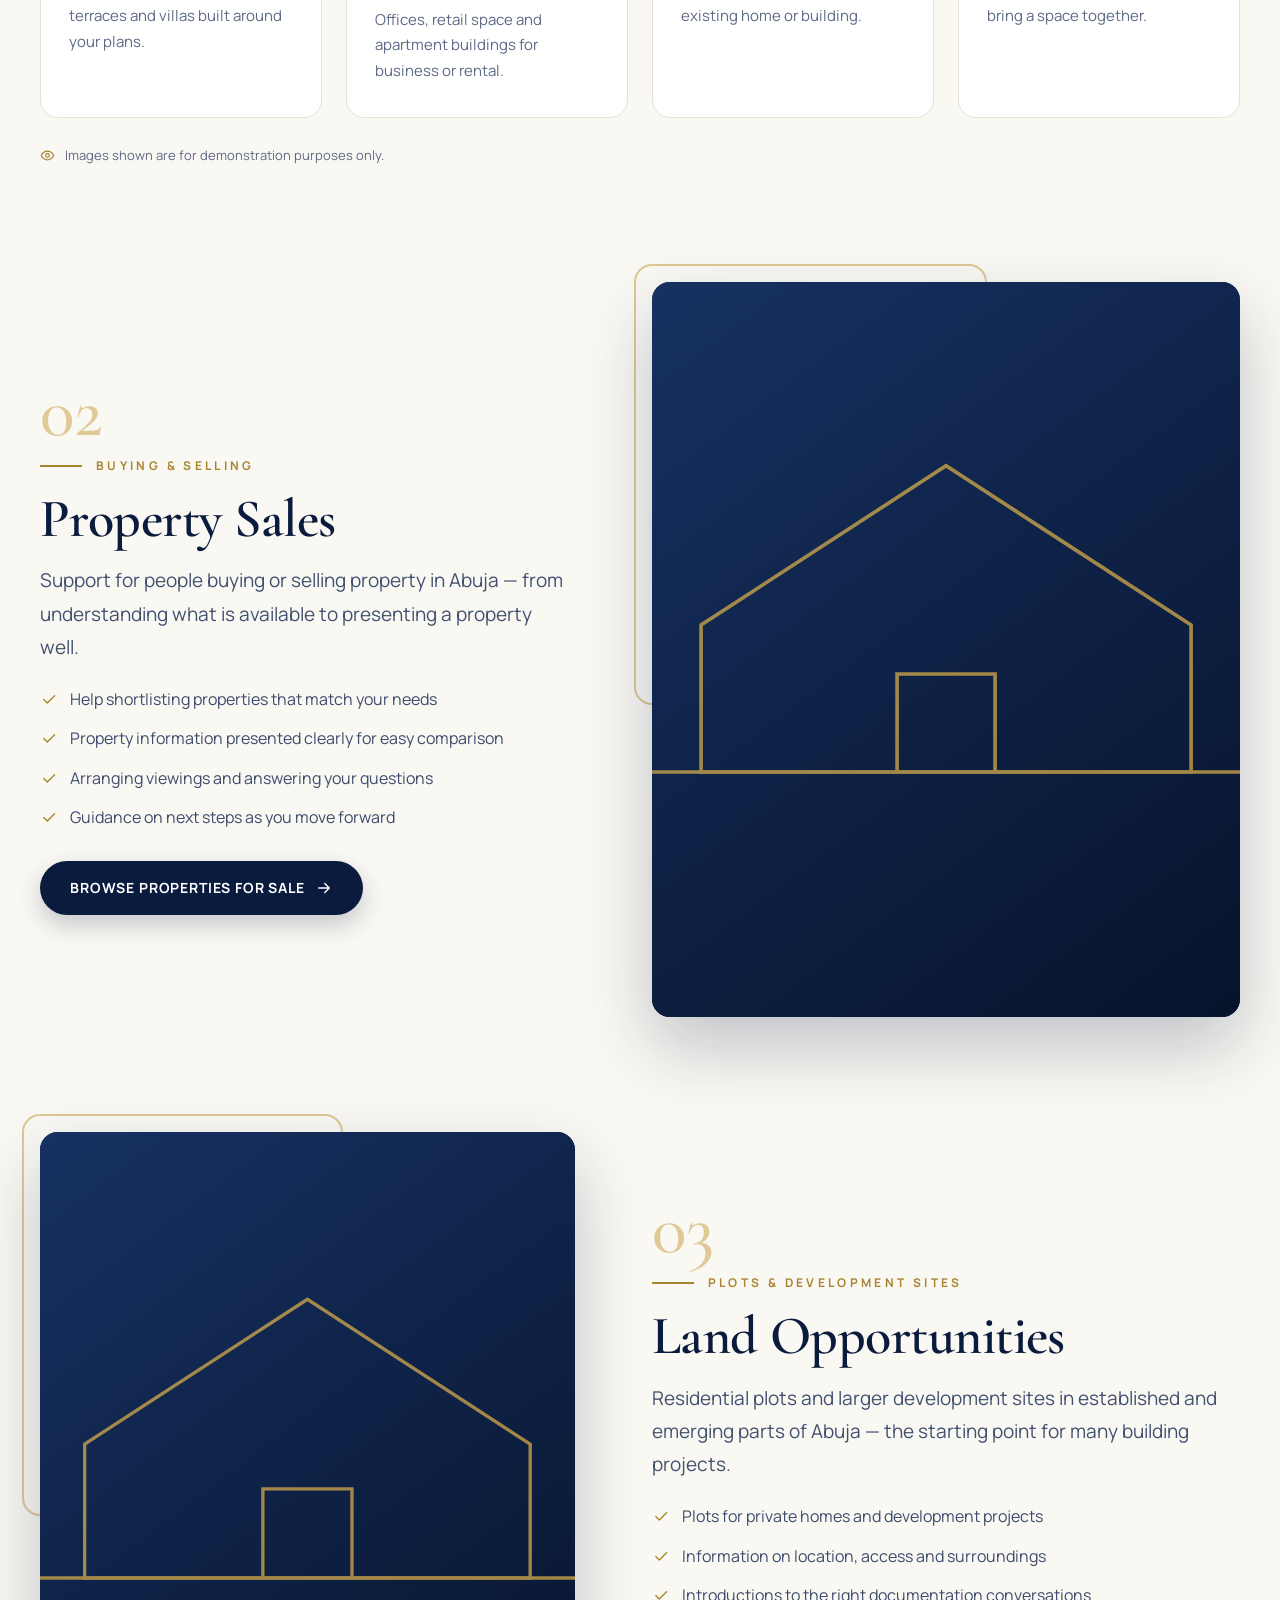
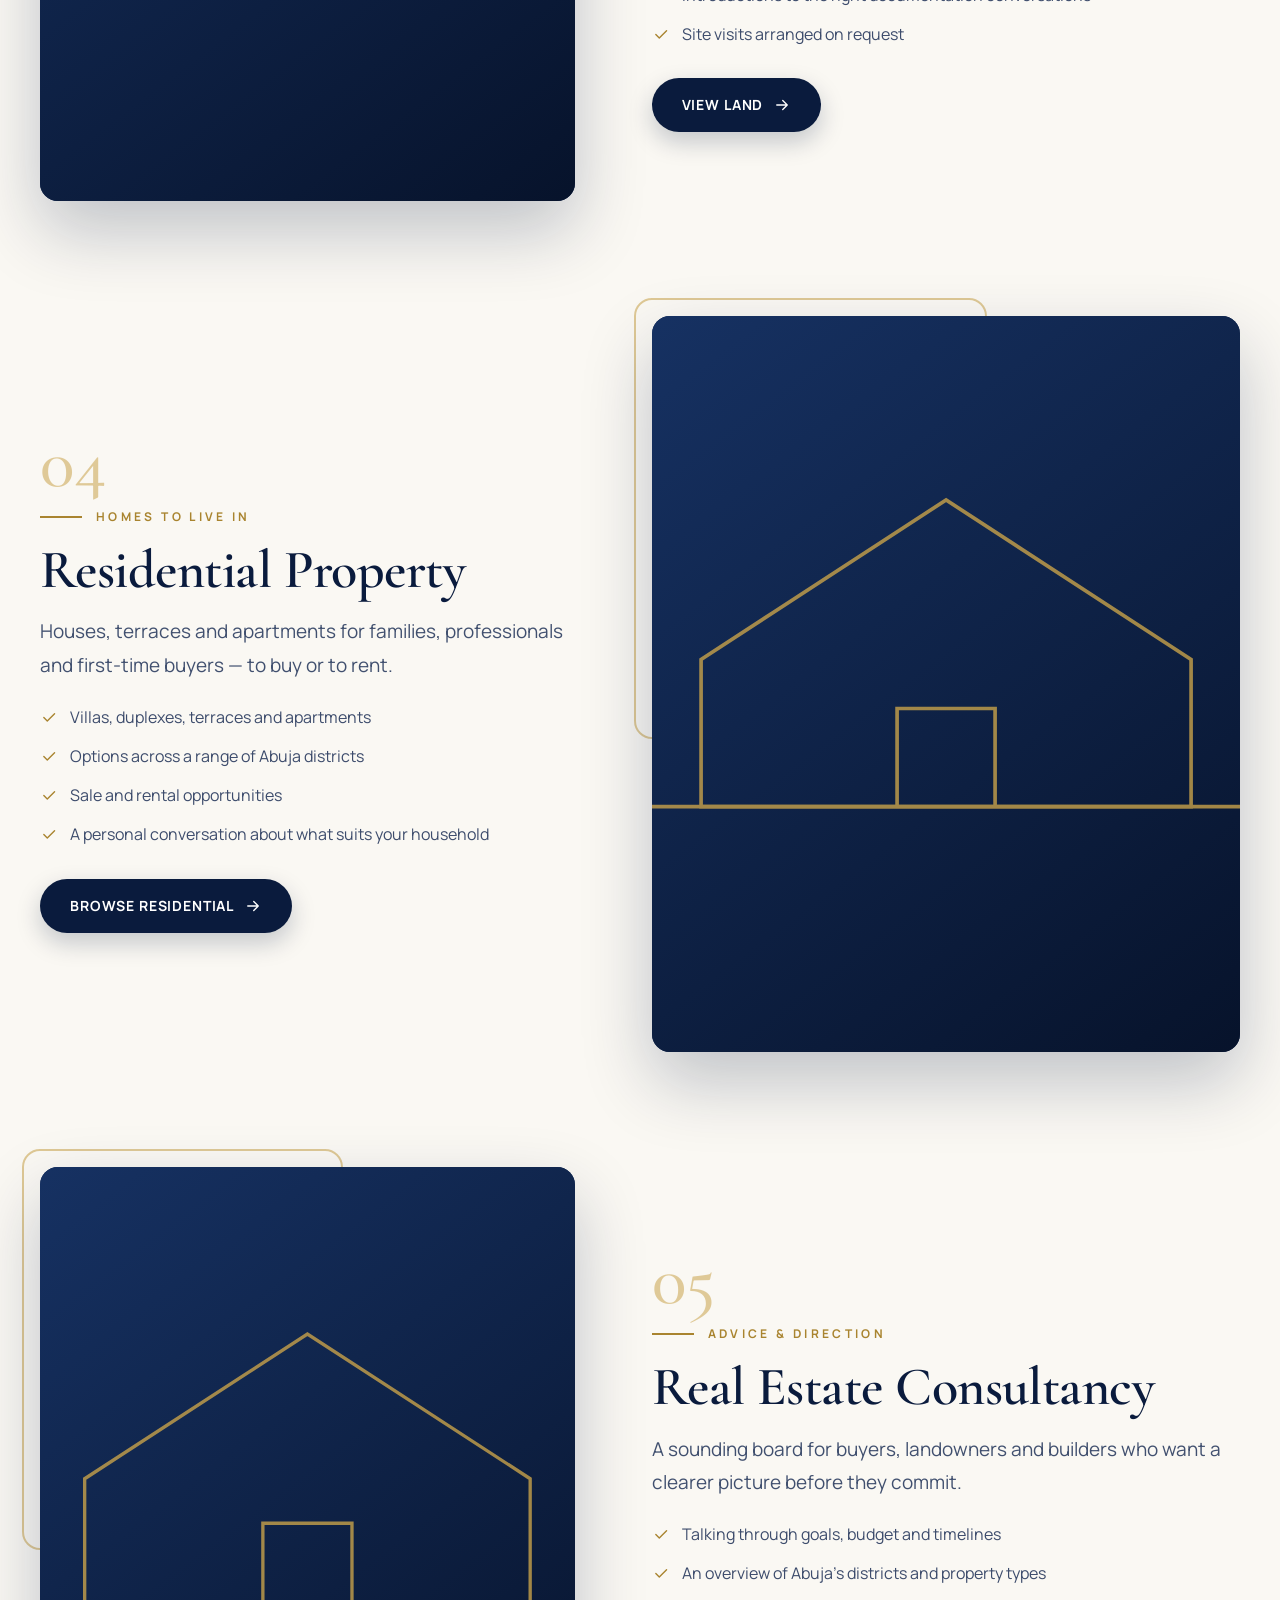
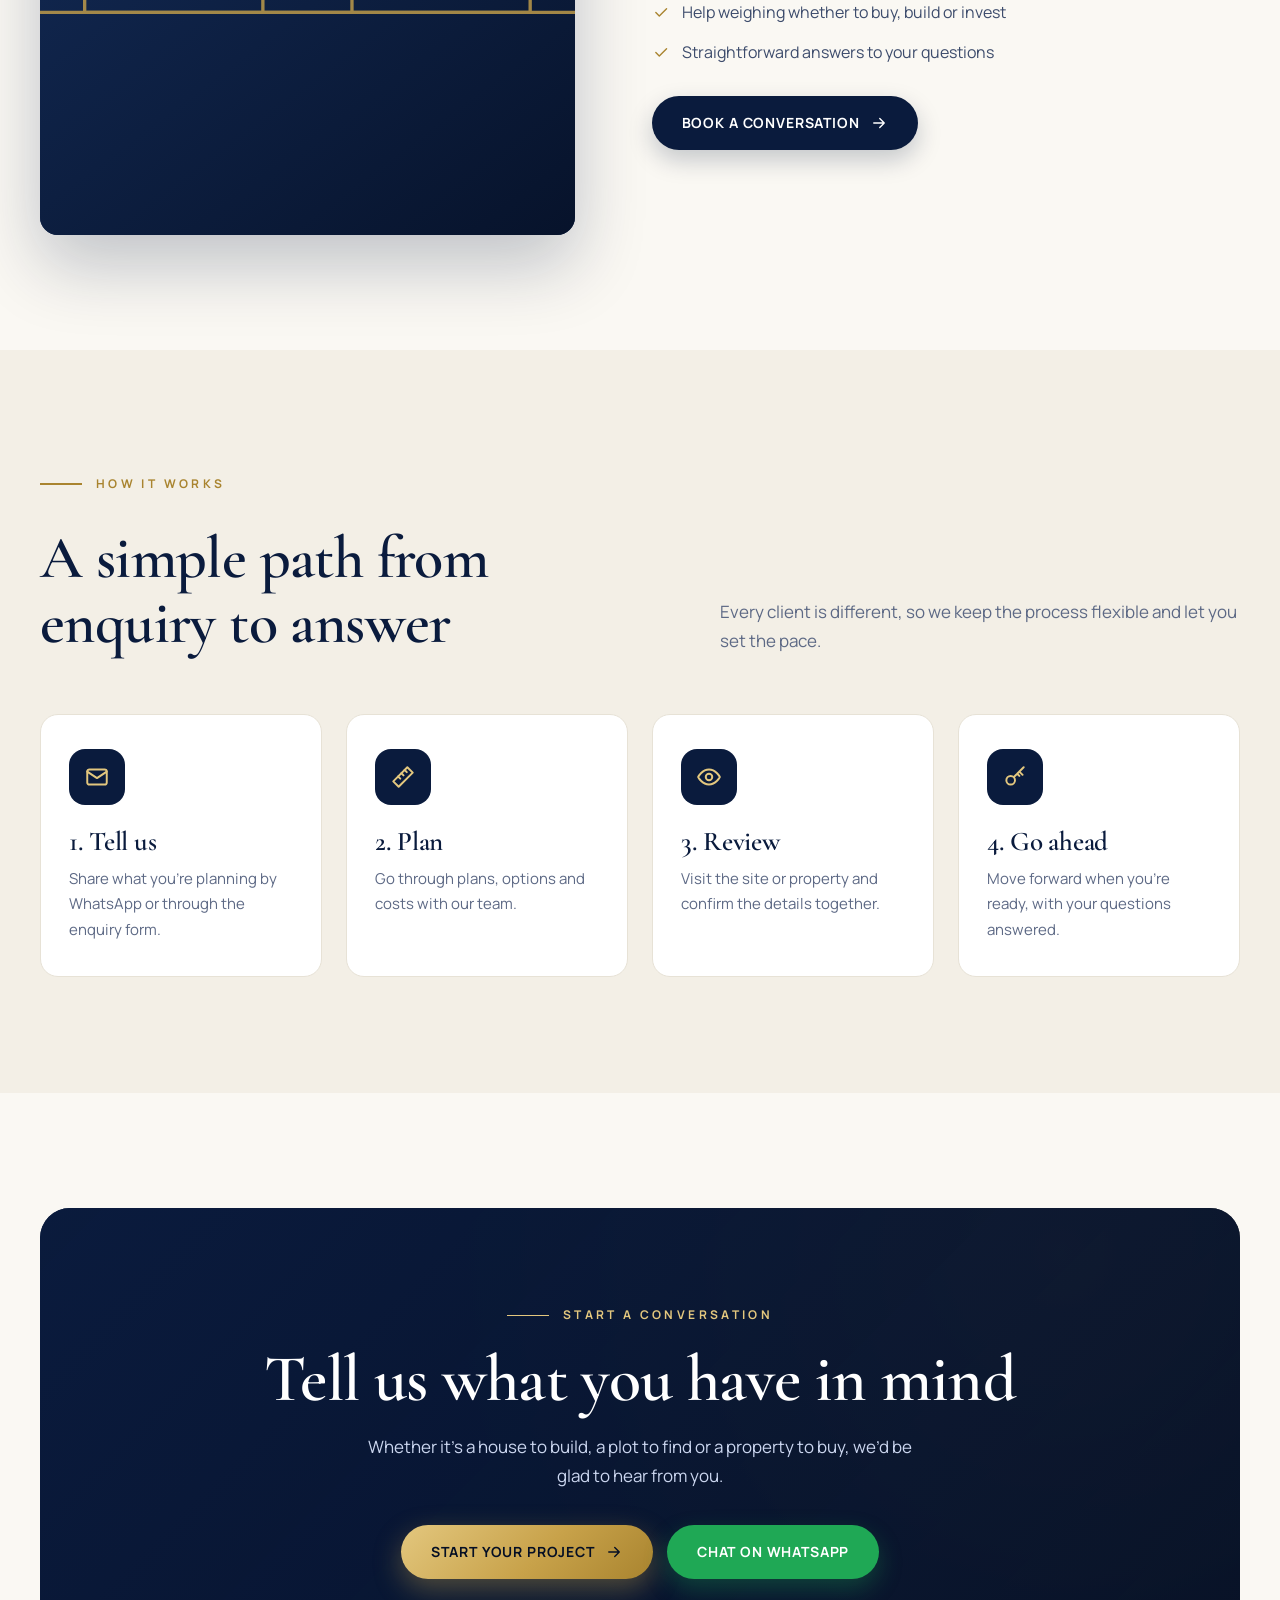
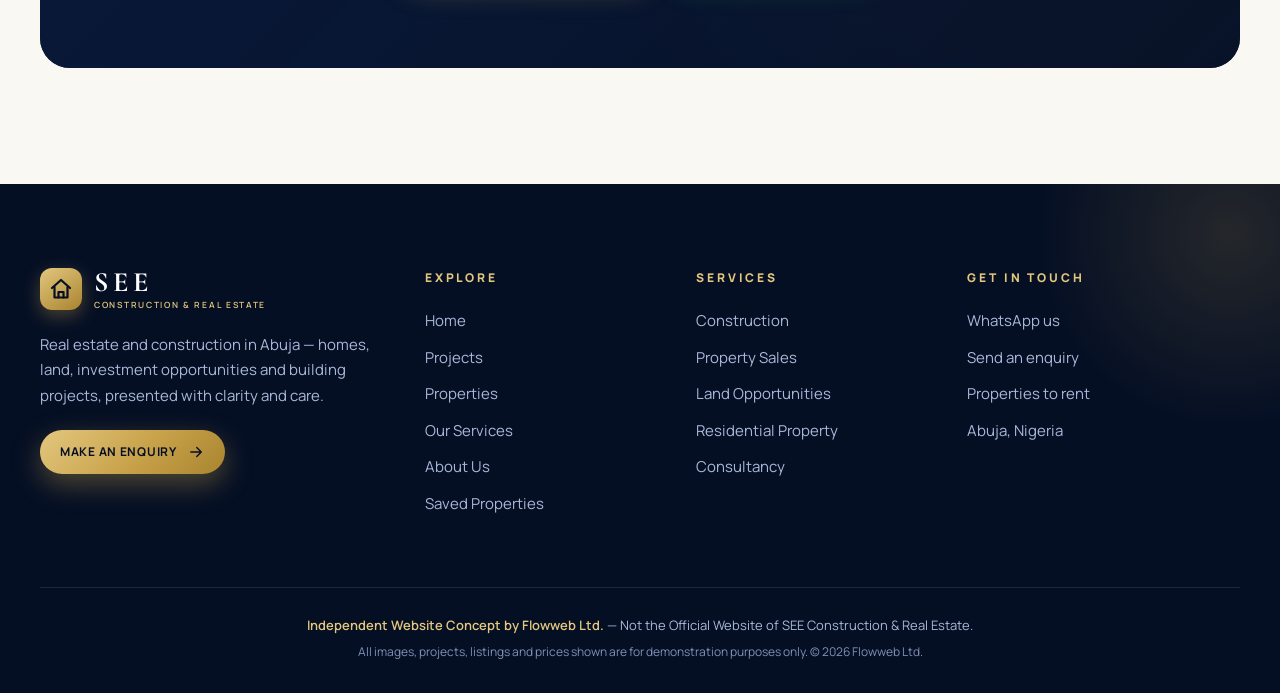
<file: services.html>
<!doctype html>
<html lang="en">
<head>
<meta charset="utf-8">
<meta name="viewport" content="width=device-width,initial-scale=1,viewport-fit=cover">
<title>Our Services — SEE Construction & Real Estate</title>
<meta name="description" content="Construction of houses and buildings, renovation, property sales, land opportunities and consultancy in Abuja.">
<meta name="theme-color" content="#0a1b3d">
<link rel="preconnect" href="https://fonts.googleapis.com">
<link rel="preconnect" href="https://fonts.gstatic.com" crossorigin>
<link href="https://fonts.googleapis.com/css2?family=Cormorant+Garamond:ital,wght@0,500;0,600;0,700;1,500&family=Manrope:wght@400;500;600;700;800&display=swap" rel="stylesheet">
<link rel="stylesheet" href="assets/css/styles.css">
<script>document.documentElement.classList.add('js')</script>
</head>
<body data-page="services">
<main id="main">

  <section class="page-hero" style="--hero:url('https://images.unsplash.com/photo-1541888946425-d81bb19240f5?auto=format&fit=crop&w=1800&q=70')">
    <div class="container">
      <div class="crumbs"><a href="index.html">Home</a><span class="sep">/</span><span>Our Services</span></div>
      <span class="eyebrow light">What we do</span>
      <h1>Our Services</h1>
      <p>From constructing your building to finding the land it stands on, here is how we can support your goals in Abuja.</p>
    </div>
  </section>

  <nav class="subnav" aria-label="Service categories">
    <div class="container">
      <a href="#construction">Construction</a>
      <a href="#sales">Property Sales</a>
      <a href="#land">Land Opportunities</a>
      <a href="#residential">Residential Property</a>
      <a href="#consultancy">Consultancy</a>
    </div>
  </nav>

  <section class="section">
    <div class="container">

      <!-- CONSTRUCTION -->
      <article class="svc" id="construction">
        <div class="split">
          <div class="split-media reveal"><div class="frame"><img src="https://images.unsplash.com/photo-1503387762-592deb58ef4e?auto=format&fit=crop&w=1000&q=75" alt="Building under construction" loading="lazy" onerror="seeImgErr(this)"></div></div>
          <div class="reveal d1">
            <span class="svc-num">01</span>
            <span class="eyebrow">Houses &amp; buildings</span>
            <h2 style="margin-top:14px">Construction</h2>
            <p class="lead">We construct houses and buildings in Abuja &mdash; for clients who already own a plot and for those who want land and construction handled in one conversation.</p>
            <ul class="svc-list" style="margin-top:22px">
              <li><i data-icon="check"></i>Discussing your vision, plot and requirements</li>
              <li><i data-icon="check"></i>Plans, scope and approach agreed with you directly</li>
              <li><i data-icon="check"></i>Regular updates while the work is underway</li>
              <li><i data-icon="check"></i>A walkthrough of the finished work at handover</li>
            </ul>
            <a class="btn btn-navy" href="contact.html?topic=construction">Start your project <i data-icon="arrow" data-cls="arr"></i></a>
          </div>
        </div>

        <div class="sub-block values-4">
          <div class="v-card reveal d1"><div class="ico"><i data-icon="home"></i></div><h3>House construction</h3><p>Family homes, duplexes, terraces and villas built around your plans.</p></div>
          <div class="v-card reveal d2"><div class="ico"><i data-icon="building"></i></div><h3>Commercial &amp; multi-unit</h3><p>Offices, retail space and apartment buildings for business or rental.</p></div>
          <div class="v-card reveal d3"><div class="ico"><i data-icon="hammer"></i></div><h3>Renovation</h3><p>Refresh, extend or remodel an existing home or building.</p></div>
          <div class="v-card reveal d4"><div class="ico"><i data-icon="layers"></i></div><h3>Finishing &amp; fit-out</h3><p>Interior finishing and fittings to bring a space together.</p></div>
        </div>
        <p class="demo-note" style="margin-top:26px"><i data-icon="eye"></i>Images shown are for demonstration purposes only.</p>
      </article>

      <article class="svc split rev" id="sales">
        <div class="split-media reveal"><div class="frame"><img src="https://images.unsplash.com/photo-1600585154340-be6161a56a0c?auto=format&fit=crop&w=1000&q=75" alt="Modern home for sale" loading="lazy" onerror="seeImgErr(this)"></div></div>
        <div class="reveal d1">
          <span class="svc-num">02</span>
          <span class="eyebrow">Buying &amp; selling</span>
          <h2 style="margin-top:14px">Property Sales</h2>
          <p class="lead">Support for people buying or selling property in Abuja &mdash; from understanding what is available to presenting a property well.</p>
          <ul class="svc-list" style="margin-top:22px">
            <li><i data-icon="check"></i>Help shortlisting properties that match your needs</li>
            <li><i data-icon="check"></i>Property information presented clearly for easy comparison</li>
            <li><i data-icon="check"></i>Arranging viewings and answering your questions</li>
            <li><i data-icon="check"></i>Guidance on next steps as you move forward</li>
          </ul>
          <a class="btn btn-navy" href="properties.html?purpose=Sale">Browse properties for sale <i data-icon="arrow" data-cls="arr"></i></a>
        </div>
      </article>

      <article class="svc split" id="land">
        <div class="split-media reveal"><div class="frame"><img src="https://images.unsplash.com/photo-1500382017468-9049fed747ef?auto=format&fit=crop&w=1000&q=75" alt="Open land in Abuja" loading="lazy" onerror="seeImgErr(this)"></div></div>
        <div class="reveal d1">
          <span class="svc-num">03</span>
          <span class="eyebrow">Plots &amp; development sites</span>
          <h2 style="margin-top:14px">Land Opportunities</h2>
          <p class="lead">Residential plots and larger development sites in established and emerging parts of Abuja &mdash; the starting point for many building projects.</p>
          <ul class="svc-list" style="margin-top:22px">
            <li><i data-icon="check"></i>Plots for private homes and development projects</li>
            <li><i data-icon="check"></i>Information on location, access and surroundings</li>
            <li><i data-icon="check"></i>Introductions to the right documentation conversations</li>
            <li><i data-icon="check"></i>Site visits arranged on request</li>
          </ul>
          <a class="btn btn-navy" href="properties.html?cat=land">View land <i data-icon="arrow" data-cls="arr"></i></a>
        </div>
      </article>

      <article class="svc split rev" id="residential">
        <div class="split-media reveal"><div class="frame"><img src="https://images.unsplash.com/photo-1600566753190-17f0baa2a6c3?auto=format&fit=crop&w=1000&q=75" alt="Contemporary residential property" loading="lazy" onerror="seeImgErr(this)"></div></div>
        <div class="reveal d1">
          <span class="svc-num">04</span>
          <span class="eyebrow">Homes to live in</span>
          <h2 style="margin-top:14px">Residential Property</h2>
          <p class="lead">Houses, terraces and apartments for families, professionals and first-time buyers &mdash; to buy or to rent.</p>
          <ul class="svc-list" style="margin-top:22px">
            <li><i data-icon="check"></i>Villas, duplexes, terraces and apartments</li>
            <li><i data-icon="check"></i>Options across a range of Abuja districts</li>
            <li><i data-icon="check"></i>Sale and rental opportunities</li>
            <li><i data-icon="check"></i>A personal conversation about what suits your household</li>
          </ul>
          <a class="btn btn-navy" href="properties.html?cat=residential">Browse residential <i data-icon="arrow" data-cls="arr"></i></a>
        </div>
      </article>

      <article class="svc split" id="consultancy">
        <div class="split-media reveal"><div class="frame"><img src="https://images.unsplash.com/photo-1486406146926-c627a92ad1ab?auto=format&fit=crop&w=1000&q=75" alt="Business district skyline" loading="lazy" onerror="seeImgErr(this)"></div></div>
        <div class="reveal d1">
          <span class="svc-num">05</span>
          <span class="eyebrow">Advice &amp; direction</span>
          <h2 style="margin-top:14px">Real Estate Consultancy</h2>
          <p class="lead">A sounding board for buyers, landowners and builders who want a clearer picture before they commit.</p>
          <ul class="svc-list" style="margin-top:22px">
            <li><i data-icon="check"></i>Talking through goals, budget and timelines</li>
            <li><i data-icon="check"></i>An overview of Abuja&rsquo;s districts and property types</li>
            <li><i data-icon="check"></i>Help weighing whether to buy, build or invest</li>
            <li><i data-icon="check"></i>Straightforward answers to your questions</li>
          </ul>
          <a class="btn btn-navy" href="contact.html">Book a conversation <i data-icon="arrow" data-cls="arr"></i></a>
        </div>
      </article>

    </div>
  </section>

  <section class="section alt">
    <div class="container">
      <div class="section-head reveal">
        <div><span class="eyebrow">How it works</span><h2 style="margin-top:16px">A simple path from <br>enquiry to answer</h2></div>
        <p class="sub">Every client is different, so we keep the process flexible and let you set the pace.</p>
      </div>
      <div class="values-4">
        <div class="v-card reveal d1"><div class="ico"><i data-icon="mail"></i></div><h3>1. Tell us</h3><p>Share what you&rsquo;re planning by WhatsApp or through the enquiry form.</p></div>
        <div class="v-card reveal d2"><div class="ico"><i data-icon="ruler"></i></div><h3>2. Plan</h3><p>Go through plans, options and costs with our team.</p></div>
        <div class="v-card reveal d3"><div class="ico"><i data-icon="eye"></i></div><h3>3. Review</h3><p>Visit the site or property and confirm the details together.</p></div>
        <div class="v-card reveal d4"><div class="ico"><i data-icon="key"></i></div><h3>4. Go ahead</h3><p>Move forward when you&rsquo;re ready, with your questions answered.</p></div>
      </div>
    </div>
  </section>

  <section class="section">
    <div class="container">
      <div class="cta reveal" style="--cta-img:url('https://images.unsplash.com/photo-1541888946425-d81bb19240f5?auto=format&fit=crop&w=1600&q=70')">
        <span class="eyebrow light">Start a conversation</span>
        <h2>Tell us what you have in mind</h2>
        <p>Whether it&rsquo;s a house to build, a plot to find or a property to buy, we&rsquo;d be glad to hear from you.</p>
        <div class="row">
          <a class="btn btn-gold" href="contact.html?topic=construction">Start your project <i data-icon="arrow" data-cls="arr"></i></a>
          <a class="btn btn-wa" data-wa>Chat on WhatsApp</a>
        </div>
      </div>
    </div>
  </section>
</main>
<script src="assets/js/data.js"></script>
<script src="assets/js/app.js"></script>
</body>
</html>
</file>
<file: assets/css/styles.css>
/* ==========================================================
   SEE Real Estate — design system
   Navy · White · Warm Gold
   ========================================================== */
:root{
  --navy-950:#050f24;--navy-900:#0a1b3d;--navy-800:#0f2754;--navy-700:#183569;
  --gold:#c8a24a;--gold-300:#e3c77e;--gold-600:#a9842f;
  --ivory:#faf8f3;--sand:#f3efe6;--ink:#0d1930;--muted:#5d6985;--line:#e7e2d6;--white:#fff;
  --radius:18px;--radius-sm:12px;
  --shadow-sm:0 2px 10px rgba(10,27,61,.06);
  --shadow:0 14px 40px rgba(10,27,61,.12);
  --shadow-lg:0 30px 70px rgba(10,27,61,.24);
  --ease:cubic-bezier(.22,.8,.24,1);
  --serif:'Cormorant Garamond',Georgia,'Times New Roman',serif;
  --sans:'Manrope','Segoe UI',system-ui,-apple-system,sans-serif;
  --header-h:78px;
}
*,*::before,*::after{box-sizing:border-box}
html{scroll-behavior:smooth;-webkit-text-size-adjust:100%}
html.no-scroll,html.no-scroll body{overflow:hidden}
body{margin:0;font-family:var(--sans);color:var(--ink);background:var(--ivory);line-height:1.7;-webkit-font-smoothing:antialiased;overflow-x:hidden}
img{max-width:100%;display:block}
a{color:inherit;text-decoration:none}
button{font:inherit;cursor:pointer;border:0;background:none;color:inherit;padding:0}
ul{margin:0;padding:0;list-style:none}
h1,h2,h3,h4{font-family:var(--serif);font-weight:600;line-height:1.08;margin:0;color:var(--navy-900);letter-spacing:-.01em}
p{margin:0}
:focus-visible{outline:2px solid var(--gold);outline-offset:3px;border-radius:6px}
.container{width:min(1200px,calc(100% - 40px));margin-inline:auto}
.sr-only{position:absolute;width:1px;height:1px;overflow:hidden;clip:rect(0 0 0 0)}
svg.i{width:1.15em;height:1.15em;flex:none;fill:none;stroke:currentColor;stroke-width:1.8;stroke-linecap:round;stroke-linejoin:round}

/* ---------- reveal animation ---------- */
html.js .reveal{opacity:0;transform:translateY(26px);transition:opacity .9s var(--ease),transform .9s var(--ease)}
html.js .reveal.in{opacity:1;transform:none}
html.js .reveal.d1{transition-delay:.08s}html.js .reveal.d2{transition-delay:.16s}html.js .reveal.d3{transition-delay:.24s}html.js .reveal.d4{transition-delay:.32s}
@media (prefers-reduced-motion:reduce){
  html{scroll-behavior:auto}
  *{animation-duration:.01ms!important;transition-duration:.01ms!important}
  html.js .reveal{opacity:1;transform:none}
}

/* ---------- notice strip ---------- */
.notice{background:var(--navy-950);color:#b9c4dd;font-size:12px;letter-spacing:.03em;text-align:center;padding:9px 16px;line-height:1.45;border-bottom:1px solid rgba(200,162,74,.28)}
.notice b{color:var(--gold-300);font-weight:600}

/* ---------- header ---------- */
.site-header{position:sticky;top:0;z-index:60;height:var(--header-h);transition:background .45s,box-shadow .45s}
body[data-page=home] .site-header{margin-bottom:calc(var(--header-h) * -1)}
.site-header.solid{background:rgba(5,15,36,.94);-webkit-backdrop-filter:blur(14px);backdrop-filter:blur(14px);box-shadow:0 10px 30px rgba(0,0,0,.2)}
.header-inner{height:100%;display:flex;align-items:center;justify-content:space-between;gap:16px}
.logo{display:flex;align-items:center;gap:12px;color:#fff}
.logo-mark{width:42px;height:42px;border-radius:12px;display:grid;place-items:center;background:linear-gradient(145deg,var(--gold-300),var(--gold-600));color:var(--navy-950);box-shadow:0 6px 18px rgba(200,162,74,.35)}
.logo-mark svg{width:24px;height:24px;fill:none;stroke:currentColor;stroke-width:2.2;stroke-linecap:round;stroke-linejoin:round}
.logo-text{display:flex;flex-direction:column;line-height:1}
.logo-text b{font-family:var(--serif);font-size:28px;letter-spacing:.18em;font-weight:700}
.logo-text small{font-size:9.5px;letter-spacing:.42em;text-transform:uppercase;color:var(--gold-300);margin-top:5px;font-weight:600}
.header-actions{display:flex;align-items:center;gap:12px}
.hdr-saved{position:relative;width:46px;height:46px;border-radius:50%;display:grid;place-items:center;color:#fff;border:1px solid rgba(255,255,255,.25);transition:.3s}
.hdr-saved:hover{border-color:var(--gold);color:var(--gold-300)}
.hdr-saved svg.i{width:20px;height:20px}
.fav-count{position:absolute;top:-4px;right:-4px;min-width:20px;height:20px;border-radius:10px;background:var(--gold);color:var(--navy-950);font-size:11px;font-weight:800;display:grid;place-items:center;padding:0 5px;line-height:1}
.fav-count:empty,.fav-count[data-n="0"]{display:none}
.hdr-cta{display:none}
.menu-btn{display:flex;align-items:center;gap:12px;height:46px;padding:0 6px 0 20px;border-radius:30px;color:#fff;border:1px solid rgba(255,255,255,.25);font-weight:600;font-size:13px;letter-spacing:.14em;text-transform:uppercase;transition:.3s}
.menu-btn:hover{border-color:var(--gold);background:rgba(255,255,255,.06)}
.menu-btn .lines{width:34px;height:34px;border-radius:50%;background:var(--gold);display:grid;place-content:center;gap:5px}
.menu-btn .lines i{display:block;width:16px;height:2px;background:var(--navy-950);border-radius:2px;transition:.35s var(--ease)}
.menu-btn .lines i:nth-child(2){width:11px;margin-left:auto}
.menu-btn:hover .lines i:nth-child(2){width:16px}
@media (max-width:640px){.menu-btn{padding:0 6px}.menu-btn span.t{display:none}}
@media (min-width:900px){.hdr-cta{display:inline-flex}}

/* ---------- drawer ---------- */
.backdrop{position:fixed;inset:0;z-index:90;background:rgba(3,9,24,.66);-webkit-backdrop-filter:blur(5px);backdrop-filter:blur(5px);opacity:0;visibility:hidden;transition:opacity .45s,visibility .45s}
.backdrop.open{opacity:1;visibility:visible}
.drawer{position:fixed;top:0;right:0;z-index:100;height:100vh;height:100dvh;width:min(440px,92vw);background:linear-gradient(165deg,var(--navy-800),var(--navy-950) 70%);color:#fff;transform:translateX(104%);transition:transform .6s var(--ease);display:flex;flex-direction:column;padding:26px 34px 30px;box-shadow:-30px 0 80px rgba(0,0,0,.45);overflow-y:auto;visibility:hidden}
.drawer.open{transform:none;visibility:visible}
.drawer::before{content:"";position:absolute;right:-120px;top:-120px;width:340px;height:340px;border-radius:50%;background:radial-gradient(circle,rgba(200,162,74,.22),transparent 65%);pointer-events:none}
.drawer-top{display:flex;align-items:center;justify-content:space-between;margin-bottom:34px;position:relative}
.drawer-close{width:46px;height:46px;border-radius:50%;border:1px solid rgba(255,255,255,.28);display:grid;place-items:center;transition:.35s var(--ease)}
.drawer-close:hover{background:var(--gold);color:var(--navy-950);border-color:var(--gold);transform:rotate(90deg)}
.drawer nav{position:relative;flex:1}
.drawer nav a{display:flex;align-items:baseline;gap:16px;padding:15px 0;border-bottom:1px solid rgba(255,255,255,.1);font-family:var(--serif);font-size:clamp(28px,6vw,36px);font-weight:500;opacity:0;transform:translateX(30px);transition:opacity .6s var(--ease),transform .6s var(--ease),color .3s,padding .3s}
.drawer nav a small{font-family:var(--sans);font-size:11px;color:var(--gold);letter-spacing:.2em;font-weight:700;min-width:24px}
.drawer nav a:hover,.drawer nav a.active{color:var(--gold-300);padding-left:8px}
.drawer.open nav a{opacity:1;transform:none}
.drawer.open nav a:nth-child(1){transition-delay:.15s,.15s,0s,0s}
.drawer.open nav a:nth-child(2){transition-delay:.21s,.21s,0s,0s}
.drawer.open nav a:nth-child(3){transition-delay:.27s,.27s,0s,0s}
.drawer.open nav a:nth-child(4){transition-delay:.33s,.33s,0s,0s}
.drawer.open nav a:nth-child(5){transition-delay:.39s,.39s,0s,0s}
.drawer.open nav a:nth-child(6){transition-delay:.45s,.45s,0s,0s}
.drawer .fav-count{position:static;display:inline-grid;margin-left:4px;align-self:center}
.drawer-foot{position:relative;margin-top:28px;display:grid;gap:14px}
.drawer-foot p{font-size:13px;color:#9fb0d3}

/* ---------- buttons ---------- */
.btn{display:inline-flex;align-items:center;justify-content:center;gap:10px;height:54px;padding:0 30px;border-radius:40px;font-weight:700;font-size:14px;letter-spacing:.06em;text-transform:uppercase;transition:transform .35s var(--ease),box-shadow .35s,background .35s,color .35s,border-color .35s;white-space:nowrap}
.btn:hover{transform:translateY(-3px)}
.btn svg.i{width:18px;height:18px;transition:transform .35s var(--ease)}
.btn:hover svg.i.arr{transform:translateX(4px)}
.btn-gold{background:linear-gradient(135deg,var(--gold-300),var(--gold) 55%,var(--gold-600));color:var(--navy-950);box-shadow:0 10px 28px rgba(200,162,74,.38)}
.btn-gold:hover{box-shadow:0 16px 36px rgba(200,162,74,.5)}
.btn-navy{background:var(--navy-900);color:#fff;box-shadow:0 10px 24px rgba(10,27,61,.22)}
.btn-navy:hover{background:var(--navy-700)}
.btn-ghost{border:1.5px solid rgba(255,255,255,.55);color:#fff;backdrop-filter:blur(4px)}
.btn-ghost:hover{background:#fff;color:var(--navy-900);border-color:#fff}
.btn-outline{border:1.5px solid var(--navy-900);color:var(--navy-900)}
.btn-outline:hover{background:var(--navy-900);color:#fff}
.btn-wa{background:#1fa855;color:#fff;box-shadow:0 10px 24px rgba(31,168,85,.3)}
.btn-wa:hover{background:#188a45}
.btn-sm{height:44px;padding:0 20px;font-size:12px}
.btn-block{width:100%}

/* ---------- typography blocks ---------- */
.eyebrow{display:inline-flex;align-items:center;gap:14px;font-size:12px;font-weight:700;letter-spacing:.28em;text-transform:uppercase;color:var(--gold-600)}
.eyebrow::before{content:"";width:42px;height:1.5px;background:currentColor}
.eyebrow.light{color:var(--gold-300)}
.section{padding:clamp(70px,9vw,124px) 0}
.section.alt{background:var(--sand)}
.section.dark{background:linear-gradient(160deg,var(--navy-900),var(--navy-950));color:#cdd7ee}
.section.dark h2,.section.dark h3{color:#fff}
.section-head{display:flex;justify-content:space-between;align-items:flex-end;gap:30px;flex-wrap:wrap;margin-bottom:clamp(34px,5vw,58px)}
.section-head .eyebrow{margin-bottom:16px}
.section-head h2,.h2{font-size:clamp(36px,5.4vw,60px)}
.section-head p.sub{max-width:520px;color:var(--muted);font-size:17px}
.section.dark .sub{color:#a9b8d8}
.lead{font-size:clamp(16px,1.6vw,19px);line-height:1.75}

/* ---------- hero ---------- */
.hero{position:relative;min-height:100vh;min-height:100svh;display:flex;flex-direction:column;justify-content:flex-end;color:#fff;overflow:hidden;background:var(--navy-950)}
.hero-slides,.hero-overlay{position:absolute;inset:0}
.slide{position:absolute;inset:0;background-size:cover;background-position:center;background-color:var(--navy-800);opacity:0;transform:scale(1.08);transition:opacity 1.6s ease,transform 9s linear}
.slide.active{opacity:1;transform:scale(1)}
.hero-overlay{background:linear-gradient(180deg,rgba(5,15,36,.78) 0%,rgba(5,15,36,.45) 38%,rgba(5,15,36,.9) 100%),linear-gradient(90deg,rgba(5,15,36,.75),transparent 70%)}
.hero-inner{position:relative;padding-top:calc(var(--header-h) + 70px);padding-bottom:42px;max-width:1200px}
.hero h1{color:#fff;font-size:clamp(46px,8.4vw,104px);max-width:960px;font-weight:600;line-height:.98;margin:22px 0 24px}
.hero h1 em{font-style:italic;color:var(--gold-300);font-weight:500}
.hero .lead{max-width:600px;color:#dbe3f5;margin-bottom:34px}
.hero-actions{display:flex;gap:14px;flex-wrap:wrap}
.hero-anim>*{opacity:0;transform:translateY(30px);animation:rise 1s var(--ease) forwards}
.hero-anim>*:nth-child(1){animation-delay:.15s}.hero-anim>*:nth-child(2){animation-delay:.3s}.hero-anim>*:nth-child(3){animation-delay:.45s}.hero-anim>*:nth-child(4){animation-delay:.6s}
@keyframes rise{to{opacity:1;transform:none}}
.search-wrap{position:relative;padding-bottom:clamp(26px,4vw,48px)}
.search-panel{background:rgba(255,255,255,.97);color:var(--ink);border-radius:26px;padding:22px 22px 24px;box-shadow:var(--shadow-lg);display:grid;gap:18px;animation:rise 1s .8s var(--ease) both}
.seg{display:inline-flex;background:var(--sand);border-radius:40px;padding:4px;gap:2px;width:max-content;max-width:100%}
.seg label{position:relative}
.seg input{position:absolute;opacity:0;inset:0;cursor:pointer}
.seg span{display:block;padding:9px 22px;border-radius:30px;font-size:13px;font-weight:700;letter-spacing:.05em;color:var(--muted);transition:.3s}
.seg input:checked+span{background:var(--navy-900);color:#fff;box-shadow:0 6px 16px rgba(10,27,61,.25)}
.seg input:focus-visible+span{outline:2px solid var(--gold);outline-offset:2px}
.search-grid{display:grid;grid-template-columns:1.3fr 1fr 1fr auto;gap:14px;align-items:end}
@media (max-width:900px){.search-grid{grid-template-columns:1fr 1fr}.search-grid .btn{grid-column:1/-1}}
@media (max-width:560px){.search-grid{grid-template-columns:1fr}}

/* ---------- form fields ---------- */
.field{display:grid;gap:7px;text-align:left}
.field>label{font-size:11px;font-weight:800;letter-spacing:.16em;text-transform:uppercase;color:var(--muted)}
.field input,.field select,.field textarea{width:100%;height:54px;border:1.5px solid var(--line);border-radius:14px;background:#fff;padding:0 16px;font:inherit;font-size:15px;color:var(--ink);transition:border-color .3s,box-shadow .3s;appearance:none;-webkit-appearance:none}
.field select{background-image:url("data:image/svg+xml;utf8,<svg xmlns='http://www.w3.org/2000/svg' width='14' height='14' viewBox='0 0 24 24' fill='none' stroke='%230a1b3d' stroke-width='2.4' stroke-linecap='round' stroke-linejoin='round'><path d='m6 9 6 6 6-6'/></svg>");background-repeat:no-repeat;background-position:right 16px center;padding-right:40px}
.field textarea{height:auto;min-height:140px;padding:14px 16px;resize:vertical}
.field input:focus,.field select:focus,.field textarea:focus{outline:0;border-color:var(--gold);box-shadow:0 0 0 4px rgba(200,162,74,.18)}
.field-icon{position:relative}
.field-icon svg.i{position:absolute;left:16px;top:50%;transform:translateY(-50%);color:var(--muted);pointer-events:none;width:18px;height:18px}
.field-icon input{padding-left:46px}

/* ---------- category cards ---------- */
.cat-grid{display:grid;grid-template-columns:repeat(3,1fr);gap:26px}
@media (max-width:900px){.cat-grid{grid-template-columns:1fr}}
.cat-card{position:relative;border-radius:var(--radius);overflow:hidden;aspect-ratio:4/5;display:flex;align-items:flex-end;color:#fff;box-shadow:var(--shadow);background:var(--navy-800)}
@media (max-width:900px){.cat-card{aspect-ratio:16/11}}
.cat-card img{position:absolute;inset:0;width:100%;height:100%;object-fit:cover;transition:transform 1.2s var(--ease)}
.cat-card::after{content:"";position:absolute;inset:0;background:linear-gradient(180deg,rgba(5,15,36,.05) 30%,rgba(5,15,36,.92));transition:opacity .4s}
.cat-card:hover img{transform:scale(1.07)}
.cat-body{position:relative;z-index:2;padding:30px;width:100%}
.cat-body .ico{width:50px;height:50px;border-radius:14px;background:rgba(255,255,255,.14);-webkit-backdrop-filter:blur(8px);backdrop-filter:blur(8px);display:grid;place-items:center;color:var(--gold-300);margin-bottom:16px;border:1px solid rgba(255,255,255,.2)}
.cat-body .ico svg{width:24px;height:24px}
.cat-body h3{color:#fff;font-size:34px;margin-bottom:8px}
.cat-body p{color:#d3dcf0;font-size:15px;max-width:330px}
.cat-link{display:inline-flex;align-items:center;gap:8px;margin-top:16px;color:var(--gold-300);font-weight:700;font-size:13px;letter-spacing:.12em;text-transform:uppercase}
.cat-link svg{transition:transform .35s var(--ease)}
.cat-card:hover .cat-link svg{transform:translateX(6px)}

/* ---------- property cards ---------- */
.grid-3{display:grid;grid-template-columns:repeat(auto-fill,minmax(min(100%,330px),1fr));gap:28px}
.card{position:relative;background:#fff;border-radius:var(--radius);overflow:hidden;box-shadow:var(--shadow-sm);border:1px solid var(--line);transition:transform .5s var(--ease),box-shadow .5s var(--ease)}
.card:hover{transform:translateY(-8px);box-shadow:var(--shadow)}
.card-media{display:block;position:relative;aspect-ratio:4/3;overflow:hidden;background:var(--navy-800)}
.card-media img{width:100%;height:100%;object-fit:cover;transition:transform 1.1s var(--ease)}
.card:hover .card-media img{transform:scale(1.08)}
.card-media::after{content:"";position:absolute;inset:0;background:linear-gradient(180deg,transparent 55%,rgba(5,15,36,.5))}
.badges{position:absolute;left:14px;top:14px;display:flex;gap:8px;z-index:2}
.badge{padding:6px 13px;border-radius:30px;font-size:11px;font-weight:800;letter-spacing:.1em;text-transform:uppercase;line-height:1.3}
.badge-gold{background:var(--gold);color:var(--navy-950)}
.badge-glass{background:rgba(5,15,36,.55);color:#fff;-webkit-backdrop-filter:blur(8px);backdrop-filter:blur(8px);border:1px solid rgba(255,255,255,.22)}
.fav-btn{width:42px;height:42px;border-radius:50%;display:grid;place-items:center;background:rgba(255,255,255,.95);color:var(--navy-900);box-shadow:0 6px 18px rgba(0,0,0,.18);transition:transform .35s var(--ease),background .3s,color .3s}
.fav-btn:hover{transform:scale(1.1)}
.fav-btn svg{width:20px;height:20px;fill:none;stroke:currentColor;stroke-width:1.9;stroke-linecap:round;stroke-linejoin:round;transition:.3s}
.fav-btn.on{background:var(--gold);color:var(--navy-950)}
.fav-btn.on svg{fill:currentColor}
.fav-btn.pop{animation:pop .5s var(--ease)}
@keyframes pop{40%{transform:scale(1.3)}}
.card>.fav-btn{position:absolute;right:14px;top:14px;z-index:3}
.card-body{padding:22px 24px 24px}
.loc{display:flex;align-items:center;gap:7px;font-size:13px;color:var(--muted);font-weight:600}
.loc svg{color:var(--gold-600);width:16px;height:16px}
.card h3{font-size:27px;margin:8px 0 14px}
.card h3 a:hover{color:var(--navy-700)}
.facts{display:flex;flex-wrap:wrap;gap:8px 18px;font-size:13.5px;color:var(--muted);padding-bottom:16px;border-bottom:1px solid var(--line)}
.facts li{display:flex;align-items:center;gap:7px}
.facts svg{color:var(--navy-700);width:17px;height:17px}
.card-foot{display:flex;align-items:center;justify-content:space-between;gap:12px;padding-top:16px}
.price{font-family:var(--serif);font-size:25px;font-weight:700;color:var(--navy-900);line-height:1.1}
.price small{font-family:var(--sans);font-size:12px;color:var(--muted);font-weight:600;margin-left:3px}
.price.enq{font-size:19px;color:var(--gold-600);font-style:italic}

/* ---------- districts ---------- */
.chips{display:flex;flex-wrap:wrap;gap:12px}
.chip{display:inline-flex;align-items:center;gap:8px;padding:12px 22px;border-radius:40px;background:#fff;border:1.5px solid var(--line);font-weight:700;font-size:14px;color:var(--navy-900);transition:.35s var(--ease)}
.chip:hover,.chip.on{background:var(--navy-900);color:#fff;border-color:var(--navy-900);transform:translateY(-3px);box-shadow:0 10px 22px rgba(10,27,61,.2)}
.chip svg{color:var(--gold-600);width:16px;height:16px}
.chip:hover svg,.chip.on svg{color:var(--gold-300)}

/* ---------- value / features ---------- */
.split{display:grid;grid-template-columns:1fr 1.1fr;gap:clamp(36px,6vw,90px);align-items:center}
@media (max-width:900px){.split{grid-template-columns:1fr}}
.split.rev .split-media{order:2}
@media (max-width:900px){.split.rev .split-media{order:0}}
.split-media{position:relative}
.split-media .frame{border-radius:var(--radius);overflow:hidden;aspect-ratio:4/5;box-shadow:var(--shadow-lg);background:var(--navy-800)}
.split-media .frame img{width:100%;height:100%;object-fit:cover}
.split-media::before{content:"";position:absolute;inset:-18px auto auto -18px;width:60%;height:60%;border:2px solid var(--gold);border-radius:var(--radius);z-index:-1;opacity:.55}
.float-tag{position:absolute;right:-14px;bottom:30px;background:var(--navy-900);color:#fff;border-radius:16px;padding:18px 22px;box-shadow:var(--shadow);max-width:240px;border:1px solid rgba(200,162,74,.4)}
.float-tag b{display:block;font-family:var(--serif);font-size:24px;color:var(--gold-300);line-height:1.1;margin-bottom:4px}
.float-tag span{font-size:13px;color:#b9c6e4}
@media (max-width:560px){.float-tag{right:10px;left:10px;max-width:none}}
.value-grid{display:grid;grid-template-columns:repeat(2,1fr);gap:22px;margin-top:34px}
@media (max-width:560px){.value-grid{grid-template-columns:1fr}}
.value{display:flex;gap:16px}
.value .ico{width:52px;height:52px;flex:none;border-radius:16px;background:rgba(200,162,74,.14);border:1px solid rgba(200,162,74,.4);display:grid;place-items:center;color:var(--gold-600)}
.section.dark .value .ico{color:var(--gold-300)}
.value h4{font-size:23px;margin-bottom:4px}
.section.dark .value h4{color:#fff}
.value p{font-size:14.5px;color:var(--muted)}
.section.dark .value p{color:#a9b8d8}
.values-4{display:grid;grid-template-columns:repeat(4,1fr);gap:24px}
@media (max-width:1000px){.values-4{grid-template-columns:repeat(2,1fr)}}
@media (max-width:560px){.values-4{grid-template-columns:1fr}}
.v-card{background:#fff;border:1px solid var(--line);border-radius:var(--radius);padding:34px 28px;transition:.5s var(--ease);position:relative;overflow:hidden}
.v-card::after{content:"";position:absolute;left:0;top:0;height:3px;width:0;background:var(--gold);transition:width .6s var(--ease)}
.v-card:hover{transform:translateY(-8px);box-shadow:var(--shadow)}
.v-card:hover::after{width:100%}
.v-card .ico{width:56px;height:56px;border-radius:16px;background:var(--navy-900);color:var(--gold-300);display:grid;place-items:center;margin-bottom:22px}
.v-card .ico svg{width:26px;height:26px}
.v-card h3{font-size:27px;margin-bottom:10px}
.v-card p{color:var(--muted);font-size:15px}

/* ---------- steps ---------- */
.steps{display:grid;gap:0;margin-top:30px}
.step{display:grid;grid-template-columns:64px 1fr;gap:20px;padding:24px 0;border-top:1px solid var(--line)}
.step:last-child{border-bottom:1px solid var(--line)}
.step .n{font-family:var(--serif);font-size:48px;color:var(--gold);line-height:1;font-weight:500}
.step h4{font-size:25px;margin-bottom:4px}
.step p{color:var(--muted);font-size:15px}

/* ---------- CTA band ---------- */
.cta{position:relative;border-radius:30px;overflow:hidden;padding:clamp(44px,7vw,92px) clamp(26px,6vw,80px);color:#fff;background:var(--navy-900);isolation:isolate;text-align:center}
.cta::before{content:"";position:absolute;inset:0;z-index:-2;background:var(--cta-img,none) center/cover}
.cta::after{content:"";position:absolute;inset:0;z-index:-1;background:linear-gradient(135deg,rgba(10,27,61,.93),rgba(5,15,36,.88)),radial-gradient(circle at 85% 10%,rgba(200,162,74,.35),transparent 55%)}
.cta h2{color:#fff;font-size:clamp(36px,5.6vw,66px);max-width:780px;margin:18px auto 18px}
.cta p{max-width:560px;margin:0 auto 34px;color:#cbd6ef;font-size:17px}
.cta .row{display:flex;justify-content:center;gap:14px;flex-wrap:wrap}

/* ---------- page hero (inner) ---------- */
.page-hero{position:relative;background:var(--navy-950);color:#fff;padding:calc(var(--header-h) * 0 + 70px) 0 76px;overflow:hidden;isolation:isolate}
.page-hero::before{content:"";position:absolute;inset:0;z-index:-2;background:var(--hero,none) center/cover;opacity:.5}
.page-hero::after{content:"";position:absolute;inset:0;z-index:-1;background:linear-gradient(180deg,rgba(5,15,36,.82),rgba(10,27,61,.92)),radial-gradient(circle at 90% 0%,rgba(200,162,74,.28),transparent 50%)}
.page-hero h1{color:#fff;font-size:clamp(42px,7vw,84px);margin:16px 0 16px}
.page-hero p{max-width:620px;color:#cbd6ef;font-size:18px}
.crumbs{display:flex;gap:10px;align-items:center;font-size:13px;color:#9fb0d3;margin-bottom:6px;flex-wrap:wrap}
.crumbs a:hover{color:var(--gold-300)}
.crumbs span.sep{opacity:.5}

/* ---------- filters ---------- */
.filters{background:#fff;border:1px solid var(--line);border-radius:22px;padding:22px;box-shadow:var(--shadow);margin-top:-46px;position:relative;z-index:5;display:grid;gap:18px}
.filter-grid{display:grid;grid-template-columns:1.6fr repeat(4,1fr);gap:14px}
@media (max-width:1100px){.filter-grid{grid-template-columns:repeat(3,1fr)}.filter-grid .field:first-child{grid-column:1/-1}}
@media (max-width:640px){.filter-grid{grid-template-columns:1fr 1fr}}
@media (max-width:420px){.filter-grid{grid-template-columns:1fr}}
.filter-top{display:flex;justify-content:space-between;align-items:center;gap:14px;flex-wrap:wrap}
.type-tabs{display:flex;gap:8px;flex-wrap:wrap}
.tab{padding:10px 20px;border-radius:30px;font-size:13px;font-weight:700;color:var(--muted);background:var(--sand);transition:.3s}
.tab:hover{color:var(--navy-900)}
.tab.on{background:var(--navy-900);color:#fff}
.results-bar{display:flex;justify-content:space-between;align-items:center;gap:12px;margin:44px 0 28px;flex-wrap:wrap}
.results-bar h2{font-size:34px}
.link-btn{font-weight:700;font-size:13px;letter-spacing:.1em;text-transform:uppercase;color:var(--navy-700);border-bottom:1.5px solid var(--gold);padding-bottom:2px}
.link-btn:hover{color:var(--gold-600)}
.empty{text-align:center;padding:70px 24px;background:#fff;border:1.5px dashed var(--line);border-radius:var(--radius);max-width:640px;margin:20px auto}
.empty .ico{width:72px;height:72px;border-radius:50%;background:var(--sand);color:var(--gold-600);display:grid;place-items:center;margin:0 auto 20px}
.empty .ico svg{width:32px;height:32px}
.empty h3{font-size:34px;margin-bottom:10px}
.empty p{color:var(--muted);margin-bottom:24px}

/* ---------- property detail ---------- */
.detail-top{padding:34px 0 24px}
.detail-top .crumbs{color:var(--muted)}
.detail-top .crumbs a:hover{color:var(--navy-900)}
.detail-title{display:flex;justify-content:space-between;align-items:flex-end;gap:24px;flex-wrap:wrap;margin-top:14px}
.detail-title h1{font-size:clamp(38px,6vw,68px);margin:12px 0 10px}
.badges.inline{position:static}
.detail-price{text-align:right}
.detail-price .price{font-size:clamp(30px,4vw,44px)}
.gallery{display:grid;gap:14px}
.g-main{position:relative;border-radius:var(--radius);overflow:hidden;aspect-ratio:16/9;background:var(--navy-800);box-shadow:var(--shadow);cursor:zoom-in}
@media (max-width:640px){.g-main{aspect-ratio:4/3}}
.g-main img{width:100%;height:100%;object-fit:cover;transition:opacity .5s,transform 1.2s var(--ease)}
.g-main:hover img{transform:scale(1.03)}
.g-arrow{position:absolute;top:50%;transform:translateY(-50%);width:50px;height:50px;border-radius:50%;background:rgba(255,255,255,.95);color:var(--navy-900);display:grid;place-items:center;box-shadow:0 8px 22px rgba(0,0,0,.25);transition:.3s;z-index:3}
.g-arrow:hover{background:var(--gold)}
.g-arrow.prev{left:16px}.g-arrow.next{right:16px}
.g-count{position:absolute;right:16px;bottom:16px;background:rgba(5,15,36,.65);-webkit-backdrop-filter:blur(8px);backdrop-filter:blur(8px);color:#fff;border-radius:30px;padding:6px 14px;font-size:13px;font-weight:700;z-index:3}
.g-thumbs{display:grid;grid-template-columns:repeat(4,1fr);gap:12px}
.g-thumb{border-radius:14px;overflow:hidden;aspect-ratio:16/10;opacity:.62;border:2px solid transparent;transition:.35s;background:var(--navy-800)}
.g-thumb img{width:100%;height:100%;object-fit:cover}
.g-thumb:hover{opacity:1}
.g-thumb.on{opacity:1;border-color:var(--gold)}
.detail-grid{display:grid;grid-template-columns:1fr 380px;gap:clamp(30px,5vw,64px);margin-top:46px;align-items:start}
@media (max-width:1000px){.detail-grid{grid-template-columns:1fr}}
.panel{background:#fff;border:1px solid var(--line);border-radius:var(--radius);padding:30px;box-shadow:var(--shadow-sm)}
.detail-main h2{font-size:34px;margin-bottom:14px}
.detail-main .block{margin-bottom:44px}
.detail-main .block>p{color:#41506f;font-size:17px;margin-bottom:12px}
.key-facts{display:grid;grid-template-columns:repeat(auto-fit,minmax(130px,1fr));gap:14px}
.kf{background:var(--sand);border-radius:14px;padding:18px}
.kf svg{color:var(--gold-600);width:22px;height:22px;margin-bottom:8px}
.kf b{display:block;font-family:var(--serif);font-size:24px;color:var(--navy-900);line-height:1.1}
.kf span{font-size:12px;letter-spacing:.1em;text-transform:uppercase;color:var(--muted);font-weight:700}
.feature-list{display:grid;grid-template-columns:repeat(2,1fr);gap:12px 24px}
@media (max-width:560px){.feature-list{grid-template-columns:1fr}}
.feature-list li{display:flex;align-items:center;gap:12px;font-size:15.5px;padding:10px 0;border-bottom:1px solid var(--line)}
.feature-list svg{color:var(--gold-600);width:20px;height:20px}
.enquiry-card{position:sticky;top:calc(var(--header-h) + 20px);background:linear-gradient(165deg,var(--navy-800),var(--navy-950));color:#fff;border-radius:var(--radius);padding:32px;box-shadow:var(--shadow-lg);display:grid;gap:14px;border:1px solid rgba(200,162,74,.35)}
.enquiry-card h3{color:#fff;font-size:30px}
.enquiry-card p{color:#b4c2e0;font-size:15px}
.enquiry-card .price{color:var(--gold-300);font-size:34px}
.enquiry-card .price.enq{font-size:26px}
.enquiry-card .btn-ghost{height:50px}
.save-row{display:flex;align-items:center;justify-content:center;gap:10px;color:#fff;border:1.5px solid rgba(255,255,255,.35);border-radius:40px;height:50px;font-weight:700;font-size:13px;letter-spacing:.08em;text-transform:uppercase;transition:.3s}
.save-row:hover{border-color:var(--gold)}
.save-row.on{background:var(--gold);color:var(--navy-950);border-color:var(--gold)}
.save-row svg{width:19px;height:19px;fill:none;stroke:currentColor;stroke-width:1.9}
.save-row.on svg{fill:currentColor}

/* ---------- lightbox ---------- */
.lightbox{position:fixed;inset:0;z-index:200;background:rgba(3,9,24,.94);display:grid;place-items:center;opacity:0;visibility:hidden;transition:.4s}
.lightbox.open{opacity:1;visibility:visible}
.lightbox img{max-width:min(1200px,92vw);max-height:84vh;border-radius:14px;box-shadow:var(--shadow-lg)}
.lightbox .g-arrow.prev{left:18px}.lightbox .g-arrow.next{right:18px}
.lb-close{position:absolute;right:18px;top:18px;width:48px;height:48px;border-radius:50%;background:rgba(255,255,255,.14);color:#fff;display:grid;place-items:center;transition:.3s;z-index:5}
.lb-close:hover{background:var(--gold);color:var(--navy-950)}

/* ---------- services ---------- */
.subnav{position:sticky;top:var(--header-h);z-index:30;background:rgba(250,248,243,.94);-webkit-backdrop-filter:blur(12px);backdrop-filter:blur(12px);border-bottom:1px solid var(--line)}
.subnav .container{display:flex;gap:10px;overflow-x:auto;padding:14px 0;scrollbar-width:none}
.subnav .container::-webkit-scrollbar{display:none}
.subnav a{flex:none;padding:9px 20px;border-radius:30px;font-size:13px;font-weight:700;color:var(--navy-900);background:#fff;border:1.5px solid var(--line);transition:.3s}
.subnav a:hover{background:var(--navy-900);color:#fff;border-color:var(--navy-900)}
.svc{scroll-margin-top:calc(var(--header-h) + 70px)}
.svc-list{display:grid;gap:12px;margin:24px 0 30px}
.svc-list li{display:flex;gap:12px;align-items:flex-start;color:#3d4c6c}
.svc-list svg{color:var(--gold-600);margin-top:4px;flex:none}
.svc-num{font-family:var(--serif);font-size:72px;line-height:.8;color:rgba(200,162,74,.55);font-weight:500;display:block;margin-bottom:6px}
.svc h2{font-size:clamp(36px,4.6vw,54px);margin-bottom:16px}
.svc .lead{color:#41506f}
.svc-note{font-size:13px;color:var(--muted);font-style:italic;margin-top:-10px;margin-bottom:26px}
.svc+.svc{margin-top:clamp(70px,9vw,120px)}

/* ---------- about ---------- */
.banner{position:relative;border-radius:30px;overflow:hidden;min-height:440px;display:flex;align-items:flex-end;color:#fff;isolation:isolate;background:var(--navy-800)}
.banner img{position:absolute;inset:0;width:100%;height:100%;object-fit:cover;z-index:-2}
.banner::after{content:"";position:absolute;inset:0;z-index:-1;background:linear-gradient(180deg,rgba(5,15,36,.05) 20%,rgba(5,15,36,.92))}
.banner .in{padding:clamp(28px,5vw,60px);max-width:720px}
.banner h2{color:#fff;font-size:clamp(34px,5vw,56px);margin:14px 0 10px}
.banner p{color:#d1daf0}

/* ---------- contact ---------- */
.contact-grid{display:grid;grid-template-columns:1.15fr .85fr;gap:clamp(28px,4vw,56px);align-items:start}
@media (max-width:960px){.contact-grid{grid-template-columns:1fr}}
.form-card{background:#fff;border:1px solid var(--line);border-radius:26px;padding:clamp(24px,4vw,44px);box-shadow:var(--shadow)}
.form-card h2{font-size:clamp(32px,4vw,44px);margin-bottom:8px}
.form-card>p{color:var(--muted);margin-bottom:26px}
.form-grid{display:grid;grid-template-columns:1fr 1fr;gap:16px}
.form-grid .full{grid-column:1/-1}
@media (max-width:560px){.form-grid{grid-template-columns:1fr}}
.form-success{display:none;margin-top:20px;background:rgba(31,168,85,.09);border:1.5px solid rgba(31,168,85,.45);border-radius:16px;padding:18px 20px;color:#14663a;font-size:15px}
.form-success.show{display:block;animation:rise .6s var(--ease)}
.form-success .btn{margin-top:14px}
.info-card{display:flex;gap:18px;align-items:flex-start;background:#fff;border:1px solid var(--line);border-radius:var(--radius);padding:24px;transition:.4s var(--ease)}
a.info-card:hover{transform:translateY(-5px);box-shadow:var(--shadow);border-color:var(--gold)}
.info-card .ico{width:52px;height:52px;border-radius:15px;flex:none;background:var(--navy-900);color:var(--gold-300);display:grid;place-items:center}
.info-card .ico.wa{background:#1fa855;color:#fff}
.info-card h4{font-size:23px;margin-bottom:2px}
.info-card p{font-size:14.5px;color:var(--muted)}
.info-stack{display:grid;gap:16px}
.map-card{border-radius:var(--radius);overflow:hidden;position:relative;min-height:240px;background:linear-gradient(135deg,var(--navy-800),var(--navy-950));color:#fff;display:grid;place-items:center;text-align:center;padding:30px;border:1px solid rgba(200,162,74,.3)}
.map-card::before{content:"";position:absolute;inset:0;background-image:linear-gradient(rgba(255,255,255,.05) 1px,transparent 1px),linear-gradient(90deg,rgba(255,255,255,.05) 1px,transparent 1px);background-size:34px 34px;mask-image:radial-gradient(circle,#000 30%,transparent 78%);-webkit-mask-image:radial-gradient(circle,#000 30%,transparent 78%)}
.map-card>*{position:relative}
.pin{width:58px;height:58px;border-radius:50% 50% 50% 0;transform:rotate(-45deg);background:var(--gold);display:grid;place-items:center;margin:0 auto 22px;box-shadow:0 0 0 10px rgba(200,162,74,.18)}
.pin i{width:18px;height:18px;border-radius:50%;background:var(--navy-950)}
.map-card h4{color:#fff;font-size:28px;margin-bottom:4px}
.map-card p{color:#b4c2e0;font-size:14.5px}

/* ---------- saved ---------- */
.saved-bar{display:flex;gap:12px;flex-wrap:wrap}

/* ---------- footer ---------- */
.site-footer{background:var(--navy-950);color:#a9b8d8;padding:84px 0 0;margin-top:0;position:relative;overflow:hidden}
.site-footer::before{content:"";position:absolute;right:-160px;top:-160px;width:420px;height:420px;border-radius:50%;background:radial-gradient(circle,rgba(200,162,74,.16),transparent 65%)}
.foot-grid{display:grid;grid-template-columns:1.5fr 1fr 1fr 1.2fr;gap:44px;position:relative}
@media (max-width:960px){.foot-grid{grid-template-columns:1fr 1fr}}
@media (max-width:560px){.foot-grid{grid-template-columns:1fr}}
.foot-grid h5{font-family:var(--sans);font-size:12px;letter-spacing:.24em;text-transform:uppercase;color:var(--gold-300);margin:0 0 20px;font-weight:800}
.foot-grid li{margin-bottom:11px;font-size:15px}
.foot-grid a:hover{color:var(--gold-300)}
.foot-brand p{margin:22px 0;max-width:340px;font-size:15px}
.foot-bottom{margin-top:60px;border-top:1px solid rgba(255,255,255,.1);padding:26px 0 30px;font-size:13px;display:flex;flex-direction:column;gap:6px;text-align:center;position:relative}
.foot-bottom b{color:var(--gold-300);font-weight:600}
.foot-bottom small{color:#7f90b6;font-size:12px}

/* ---------- floating whatsapp + toast ---------- */
.fab{position:fixed;right:20px;bottom:22px;z-index:70;width:58px;height:58px;border-radius:50%;background:#1fa855;color:#fff;display:grid;place-items:center;box-shadow:0 12px 30px rgba(31,168,85,.45);transition:.35s var(--ease)}
.fab:hover{transform:scale(1.1) translateY(-3px)}
.fab svg{width:28px;height:28px;fill:currentColor;stroke:none}
.fab::after{content:"";position:absolute;inset:0;border-radius:50%;border:2px solid #1fa855;animation:ping 2.6s infinite}
@keyframes ping{0%{transform:scale(1);opacity:.7}100%{transform:scale(1.7);opacity:0}}
.toast{position:fixed;left:50%;bottom:28px;z-index:120;transform:translate(-50%,30px);background:var(--navy-900);color:#fff;border:1px solid rgba(200,162,74,.5);padding:14px 20px;border-radius:40px;box-shadow:var(--shadow-lg);display:flex;align-items:center;gap:14px;font-size:14px;font-weight:600;opacity:0;visibility:hidden;transition:.5s var(--ease);max-width:calc(100vw - 32px)}
.toast.show{opacity:1;visibility:visible;transform:translate(-50%,0)}
.toast a{color:var(--gold-300);font-weight:800;border-bottom:1px solid currentColor;white-space:nowrap}
.toast svg{color:var(--gold-300);flex:none}
@media (max-width:640px){.fab{bottom:88px}.toast{bottom:22px}}

/* longer wordmark */
.logo-text small{letter-spacing:.2em;font-size:8.5px;white-space:nowrap}
@media (max-width:480px){.logo-text small{letter-spacing:.1em;font-size:7.5px}.logo-text b{font-size:25px}.logo{gap:9px}.logo-mark{width:38px;height:38px}}
@media (max-width:400px){.hdr-saved{display:none}}

/* ===== construction-led additions ===== */
.drawer nav a{padding:11px 0;font-size:clamp(26px,5vw,32px)}
.cat-grid.four{grid-template-columns:repeat(4,1fr)}
.cat-grid.four .cat-card{aspect-ratio:3/4}
.cat-grid.four .cat-body{padding:24px}
.cat-grid.four .cat-body h3{font-size:29px}
@media (max-width:1100px){.cat-grid.four{grid-template-columns:repeat(2,1fr)}.cat-grid.four .cat-card{aspect-ratio:4/3}}
@media (max-width:560px){.cat-grid.four{grid-template-columns:1fr}}
.hero-wrap{padding-bottom:clamp(26px,4vw,48px)}
.hero-strip{display:grid;grid-template-columns:repeat(4,1fr);border:1px solid rgba(255,255,255,.22);border-radius:20px;overflow:hidden;background:rgba(5,15,36,.52);-webkit-backdrop-filter:blur(12px);backdrop-filter:blur(12px);animation:rise 1s .8s var(--ease) both}
.hero-strip a{display:flex;align-items:center;gap:14px;padding:20px 22px;color:#fff;font-weight:700;font-size:14px;line-height:1.3;border-right:1px solid rgba(255,255,255,.14);transition:background .3s}
.hero-strip a:last-child{border-right:0}
.hero-strip a:hover{background:rgba(200,162,74,.2)}
.hero-strip svg.i{width:28px;height:28px;color:var(--gold-300)}
.hero-strip small{display:block;font-weight:500;color:#aebbd8;font-size:12px}
@media (max-width:900px){.hero-strip{grid-template-columns:repeat(2,1fr)}.hero-strip a:nth-child(2){border-right:0}.hero-strip a:nth-child(-n+2){border-bottom:1px solid rgba(255,255,255,.14)}}
@media (max-width:420px){.hero-strip a{padding:16px 14px;gap:10px;font-size:13px}.hero-strip small{display:none}}
.search-panel.flat{animation:none;box-shadow:var(--shadow);border:1px solid var(--line)}
.proj-grid{display:grid;grid-template-columns:repeat(auto-fill,minmax(min(100%,340px),1fr));gap:26px}
.proj{position:relative;border-radius:var(--radius);overflow:hidden;aspect-ratio:4/3;background:var(--navy-800);color:#fff;display:flex;align-items:flex-end;box-shadow:var(--shadow);isolation:isolate}
.proj img{position:absolute;inset:0;width:100%;height:100%;object-fit:cover;z-index:-2;transition:transform 1.2s var(--ease)}
.proj::after{content:"";position:absolute;inset:0;z-index:-1;background:linear-gradient(180deg,rgba(5,15,36,0) 32%,rgba(5,15,36,.94))}
.proj:hover img{transform:scale(1.08)}
.proj-body{padding:24px;width:100%}
.proj-body .badge{margin-bottom:12px;display:inline-block}
.proj-body h3{color:#fff;font-size:28px;margin-bottom:6px}
.proj-body p{color:#d0daf0;font-size:14px;margin-bottom:12px;max-width:380px;line-height:1.55}
.proj-link{display:inline-flex;align-items:center;gap:8px;color:var(--gold-300);font-weight:700;font-size:12px;letter-spacing:.12em;text-transform:uppercase}
.proj-link svg{transition:transform .35s var(--ease)}
.proj:hover .proj-link svg{transform:translateX(5px)}
.demo-note{display:flex;align-items:center;gap:10px;font-size:13px;color:var(--muted);margin-top:24px}
.section.dark .demo-note{color:#8fa0c4}
.demo-note svg{color:var(--gold-600);flex:none}
.sub-block{margin-top:clamp(40px,6vw,70px)}

/* ===== mobile hardening ===== */
.container{width:min(1200px,calc(100% - 40px - env(safe-area-inset-left,0px) - env(safe-area-inset-right,0px)))}
.header-inner{gap:10px;flex-wrap:nowrap}
.logo{min-width:0;flex:0 1 auto}
.logo-text{min-width:0}
.header-actions{flex:none;gap:8px}
.menu-btn{flex:none;min-width:46px;justify-content:center;touch-action:manipulation}
.hdr-saved,.drawer-close,.fav-btn,.g-arrow{touch-action:manipulation}
.field input,.field select,.field textarea{font-size:16px}
.hero h1{font-size:clamp(38px,8.4vw,104px);overflow-wrap:break-word}
.page-hero h1{font-size:clamp(36px,7vw,84px);overflow-wrap:break-word}
.section-head h2,.h2{font-size:clamp(30px,5.4vw,60px)}
.cta h2{font-size:clamp(30px,5.6vw,66px)}
.detail-title h1{font-size:clamp(32px,6vw,68px);overflow-wrap:break-word}
.card h3{overflow-wrap:break-word}
@media (max-width:1000px){.enquiry-card{position:static}}
@media (max-width:640px){.detail-price{text-align:left}.detail-title{align-items:flex-start}}
@media (max-width:560px){
  .hero-actions{flex-direction:column;align-items:stretch}
  .hero-actions .btn,.cta .row .btn,.empty .btn{width:100%}
  .cta .row{flex-direction:column;align-items:stretch}
  .section-head{margin-bottom:30px}
  .results-bar{margin:34px 0 22px}
  .card-foot{flex-wrap:wrap}
}
@media (max-width:480px){
  :root{--header-h:66px}
  .container{width:min(1200px,calc(100% - 32px - env(safe-area-inset-left,0px) - env(safe-area-inset-right,0px)))}
  .notice{font-size:11px;padding:8px 12px}
  .drawer{padding:20px 22px 26px}
  .drawer-top{margin-bottom:22px}
  .btn{padding:0 22px;font-size:13px}
  .section{padding:62px 0}
  .page-hero{padding:48px 0 60px}
  .filters{padding:16px;margin-top:-34px}
  .search-panel{padding:18px 16px 20px}
  .form-card{padding:22px 18px}
  .info-card{padding:18px}
  .v-card{padding:26px 22px}
}
@media (max-width:420px){
  .hdr-saved{display:none}
  .btn{white-space:normal;text-align:center;line-height:1.25;height:auto;min-height:52px;padding-block:12px}
  .btn-sm{min-height:44px}
  .card-foot .btn{width:100%}
}
@media (max-width:360px){
  .logo{gap:8px}
  .logo-mark{width:34px;height:34px;border-radius:10px}
  .logo-mark svg{width:20px;height:20px}
  .logo-text b{font-size:22px;letter-spacing:.14em}
  .logo-text small{font-size:6.5px;letter-spacing:.06em;margin-top:4px}
  .menu-btn{height:44px;min-width:44px}
  .seg span{padding:9px 16px}
}

/* ===== header fixes ===== */
.site-header .hdr-cta{display:none}
@media (min-width:900px){.site-header .hdr-cta{display:inline-flex}}
.drawer .fav-count:empty,.drawer .fav-count[data-n="0"]{display:none}
</file>
